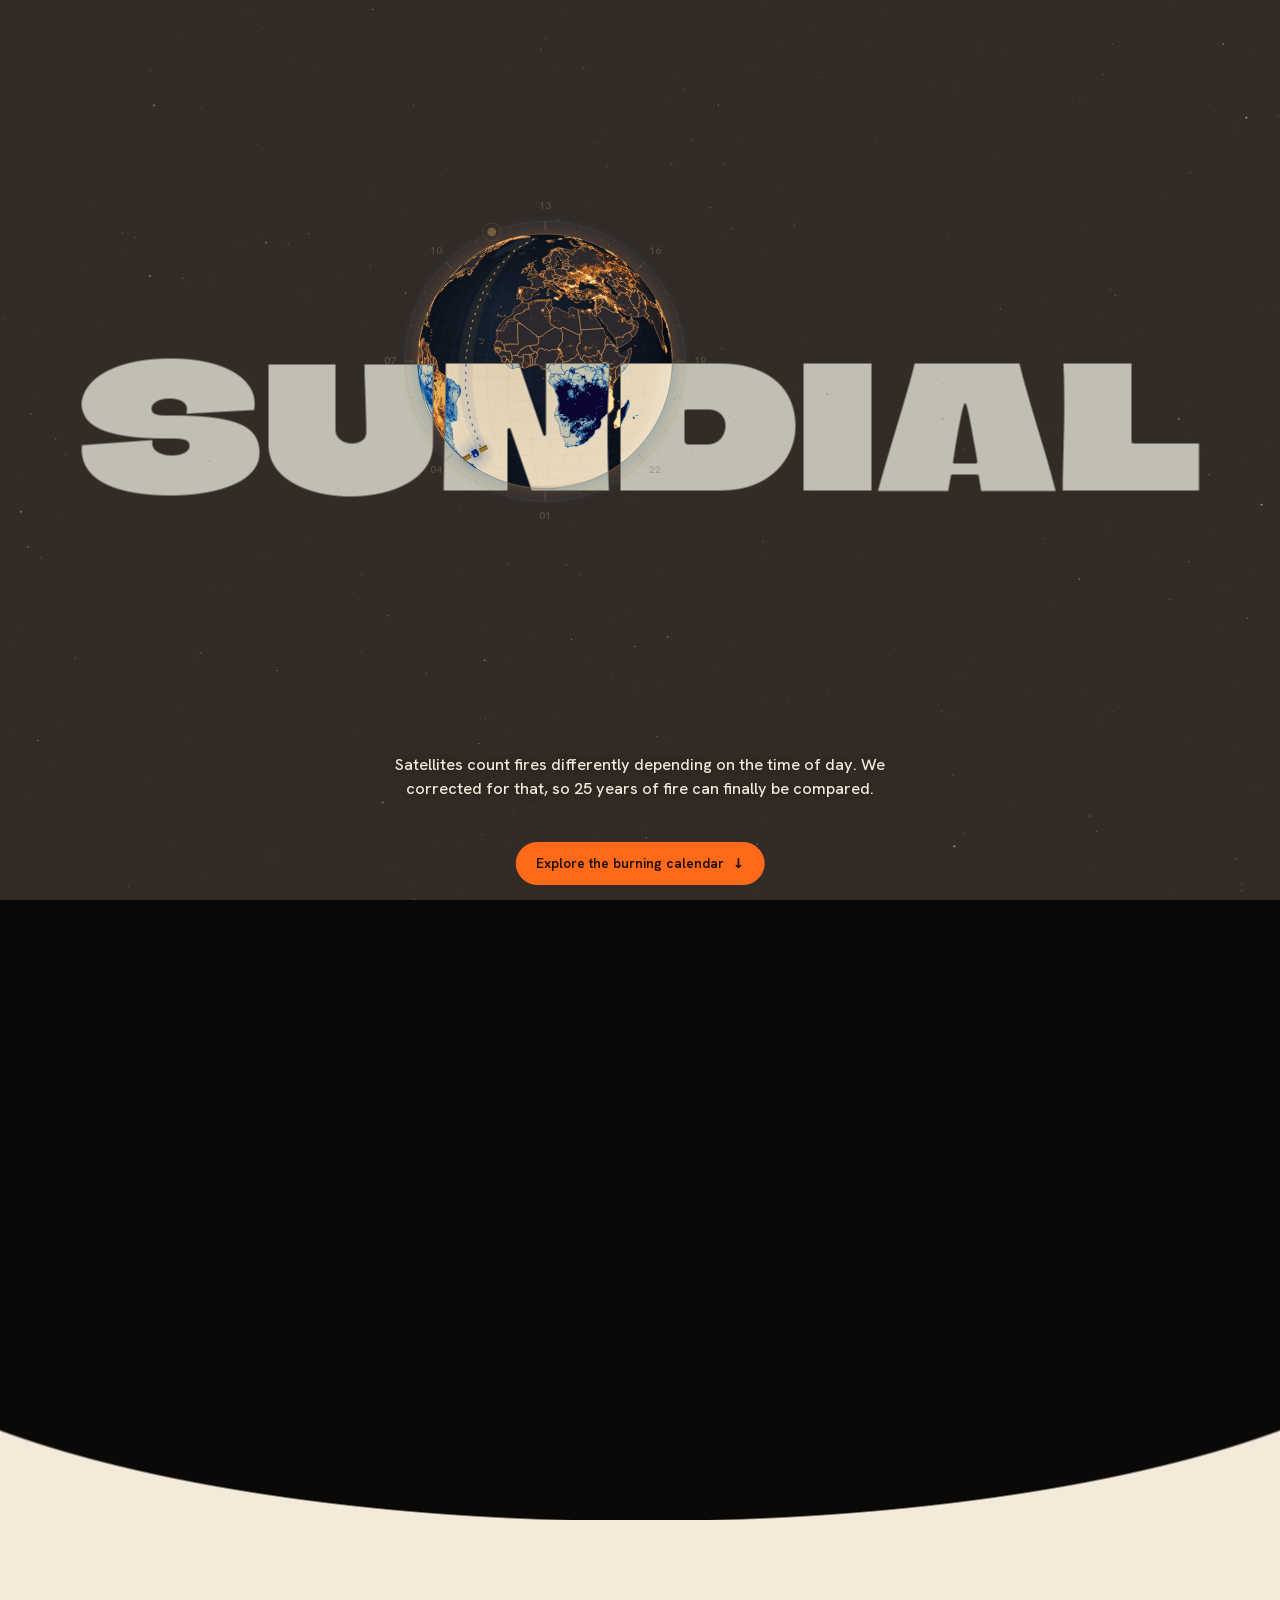
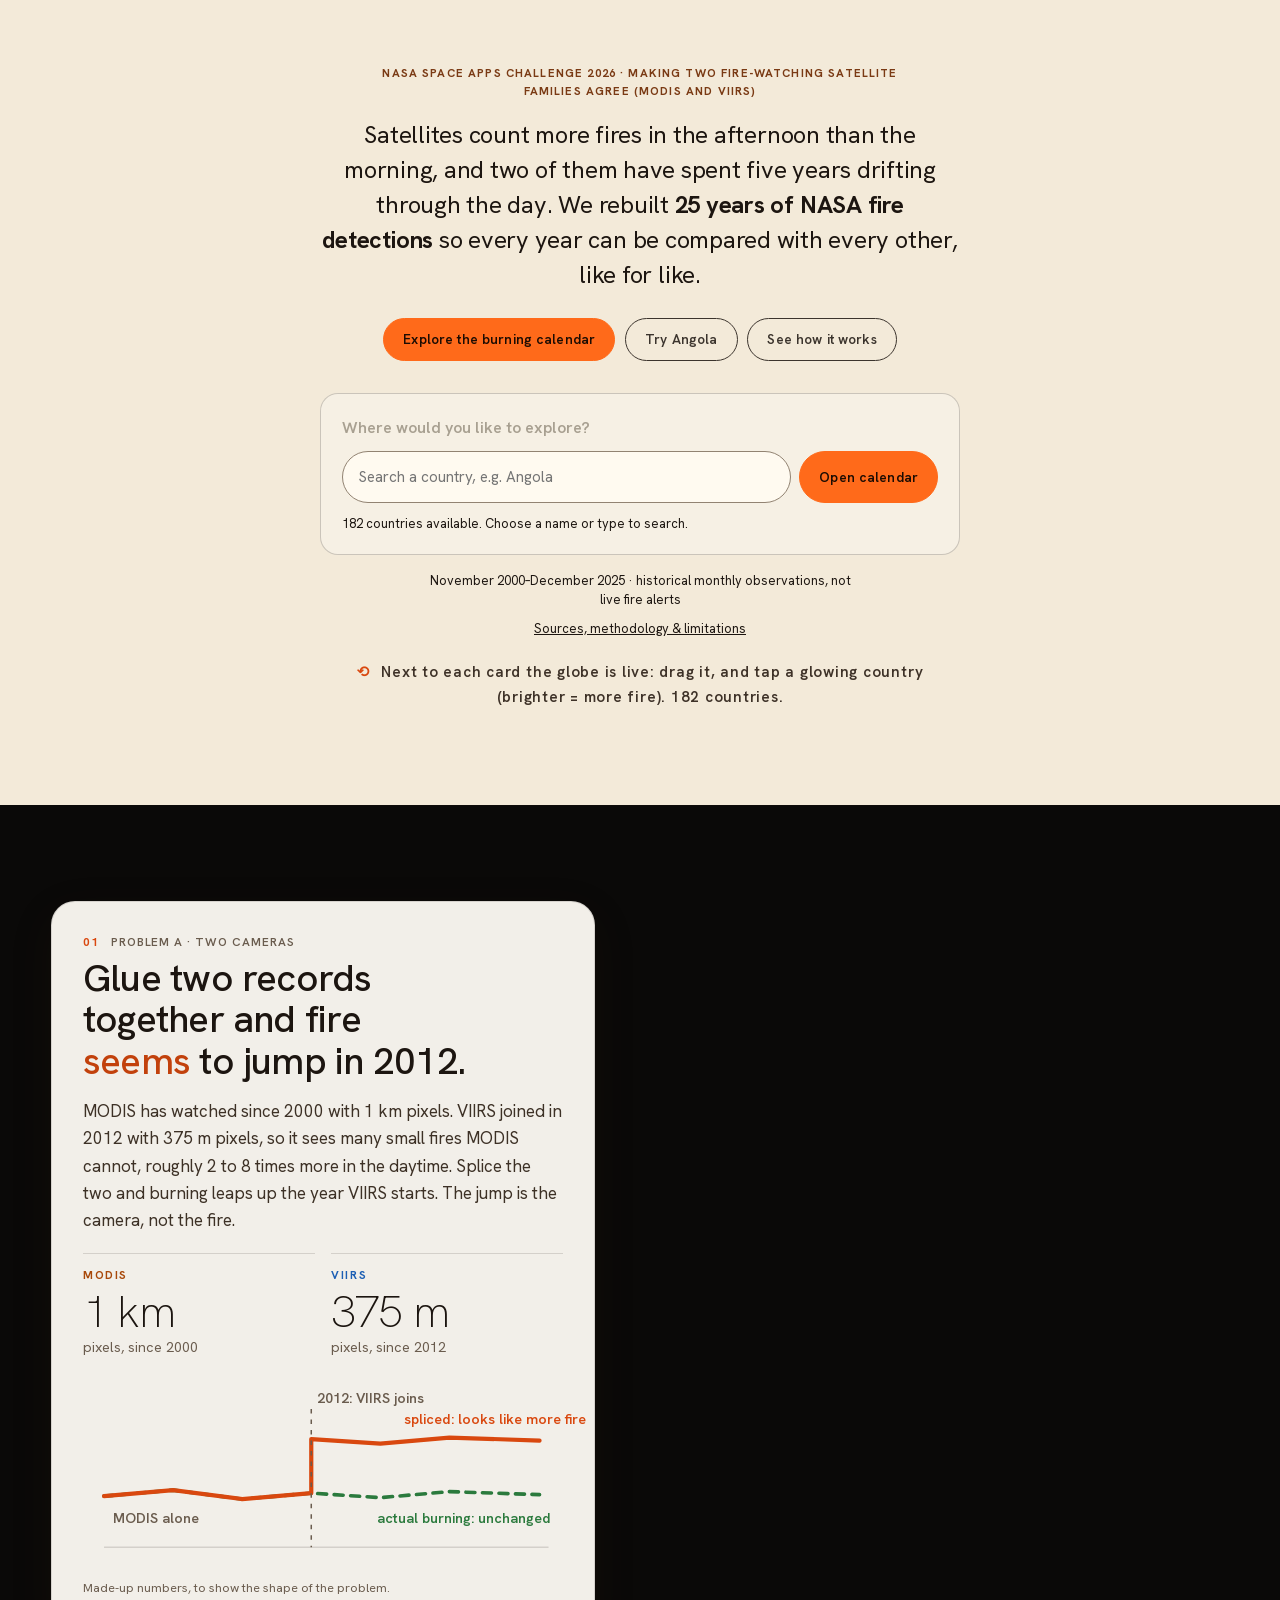
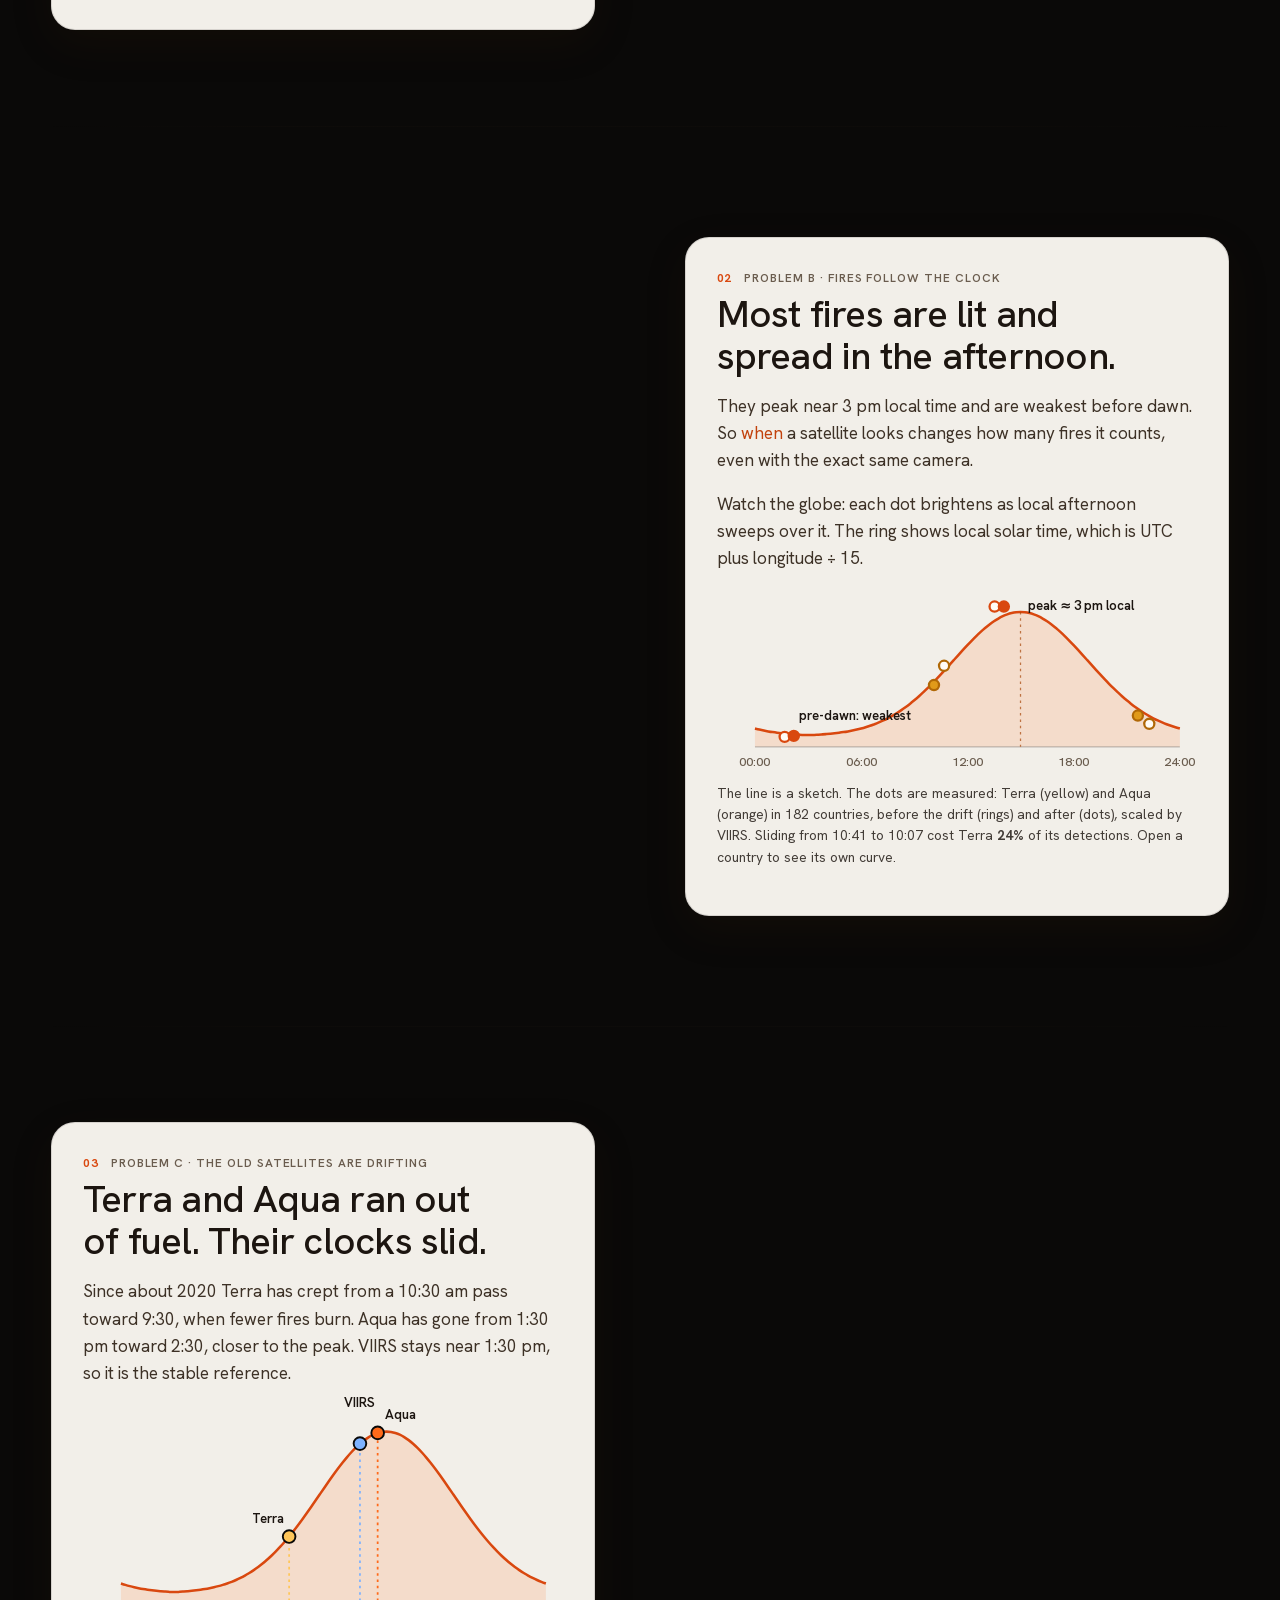
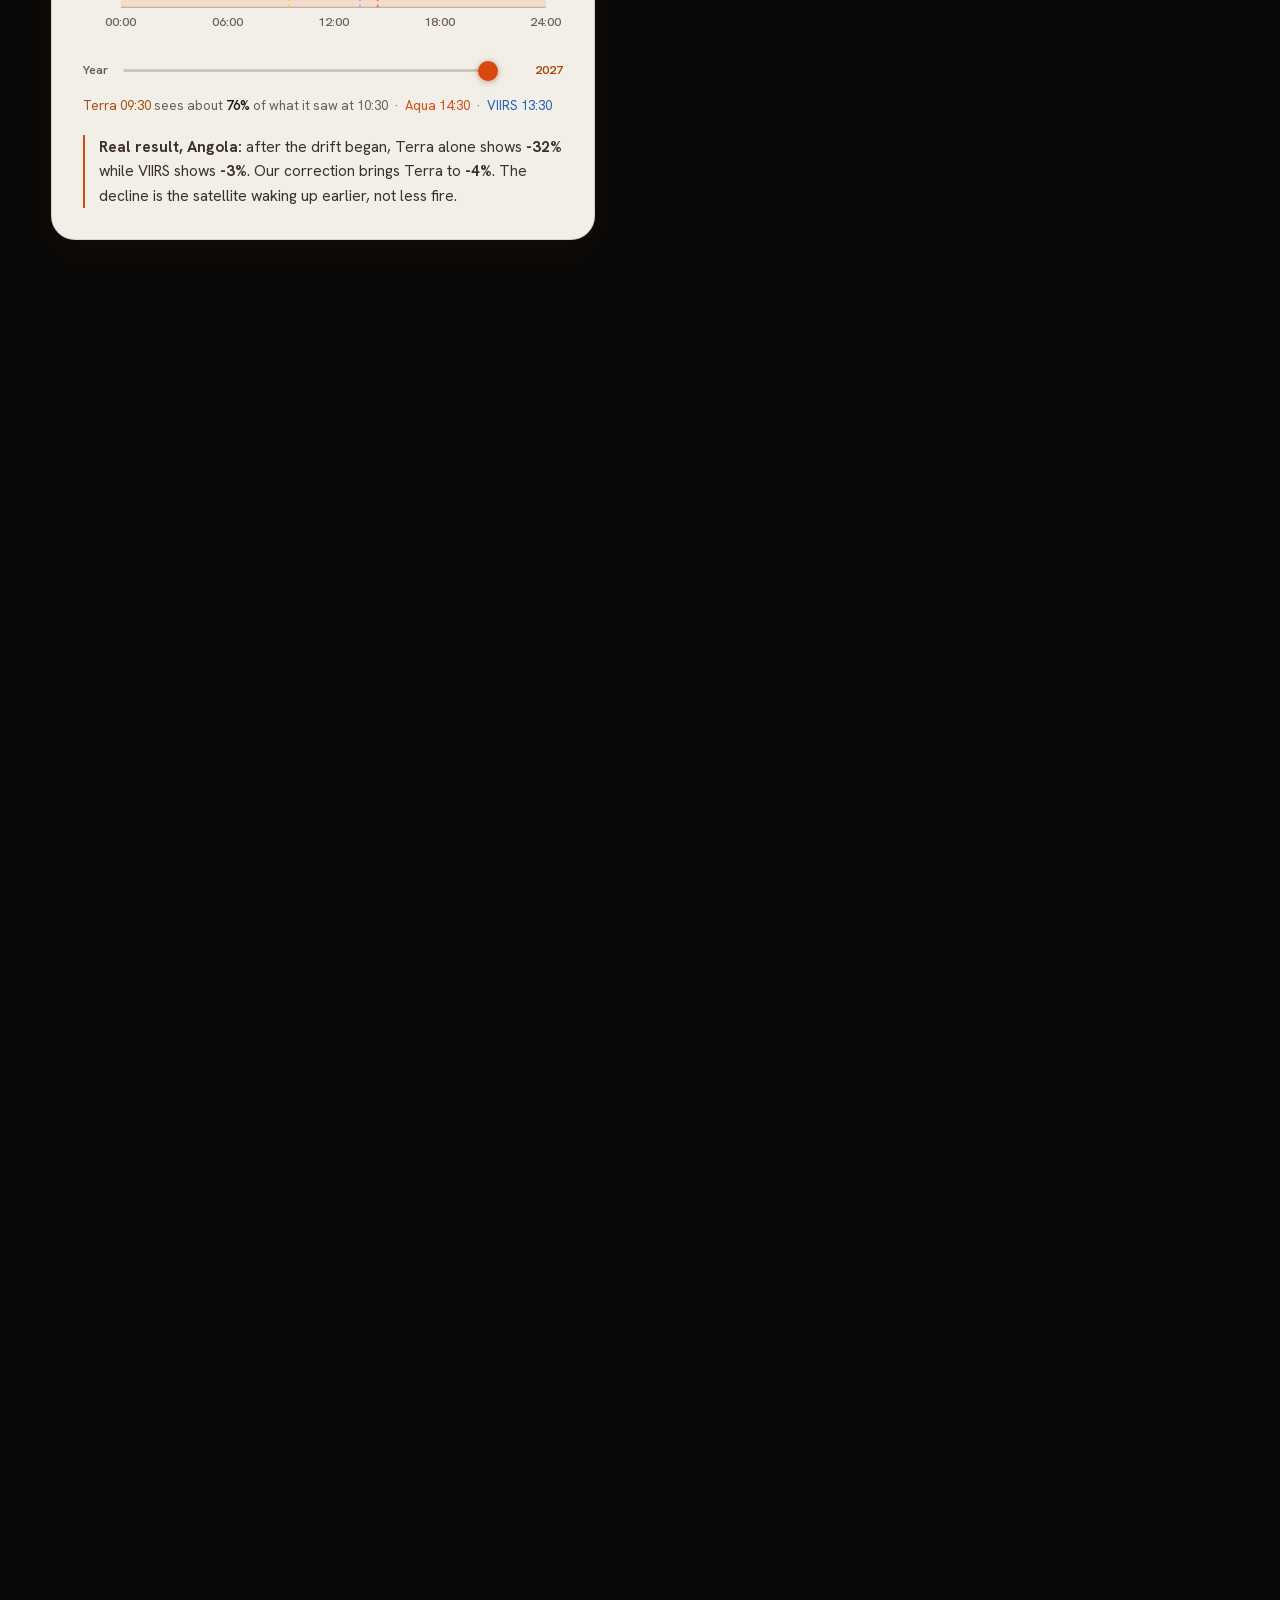
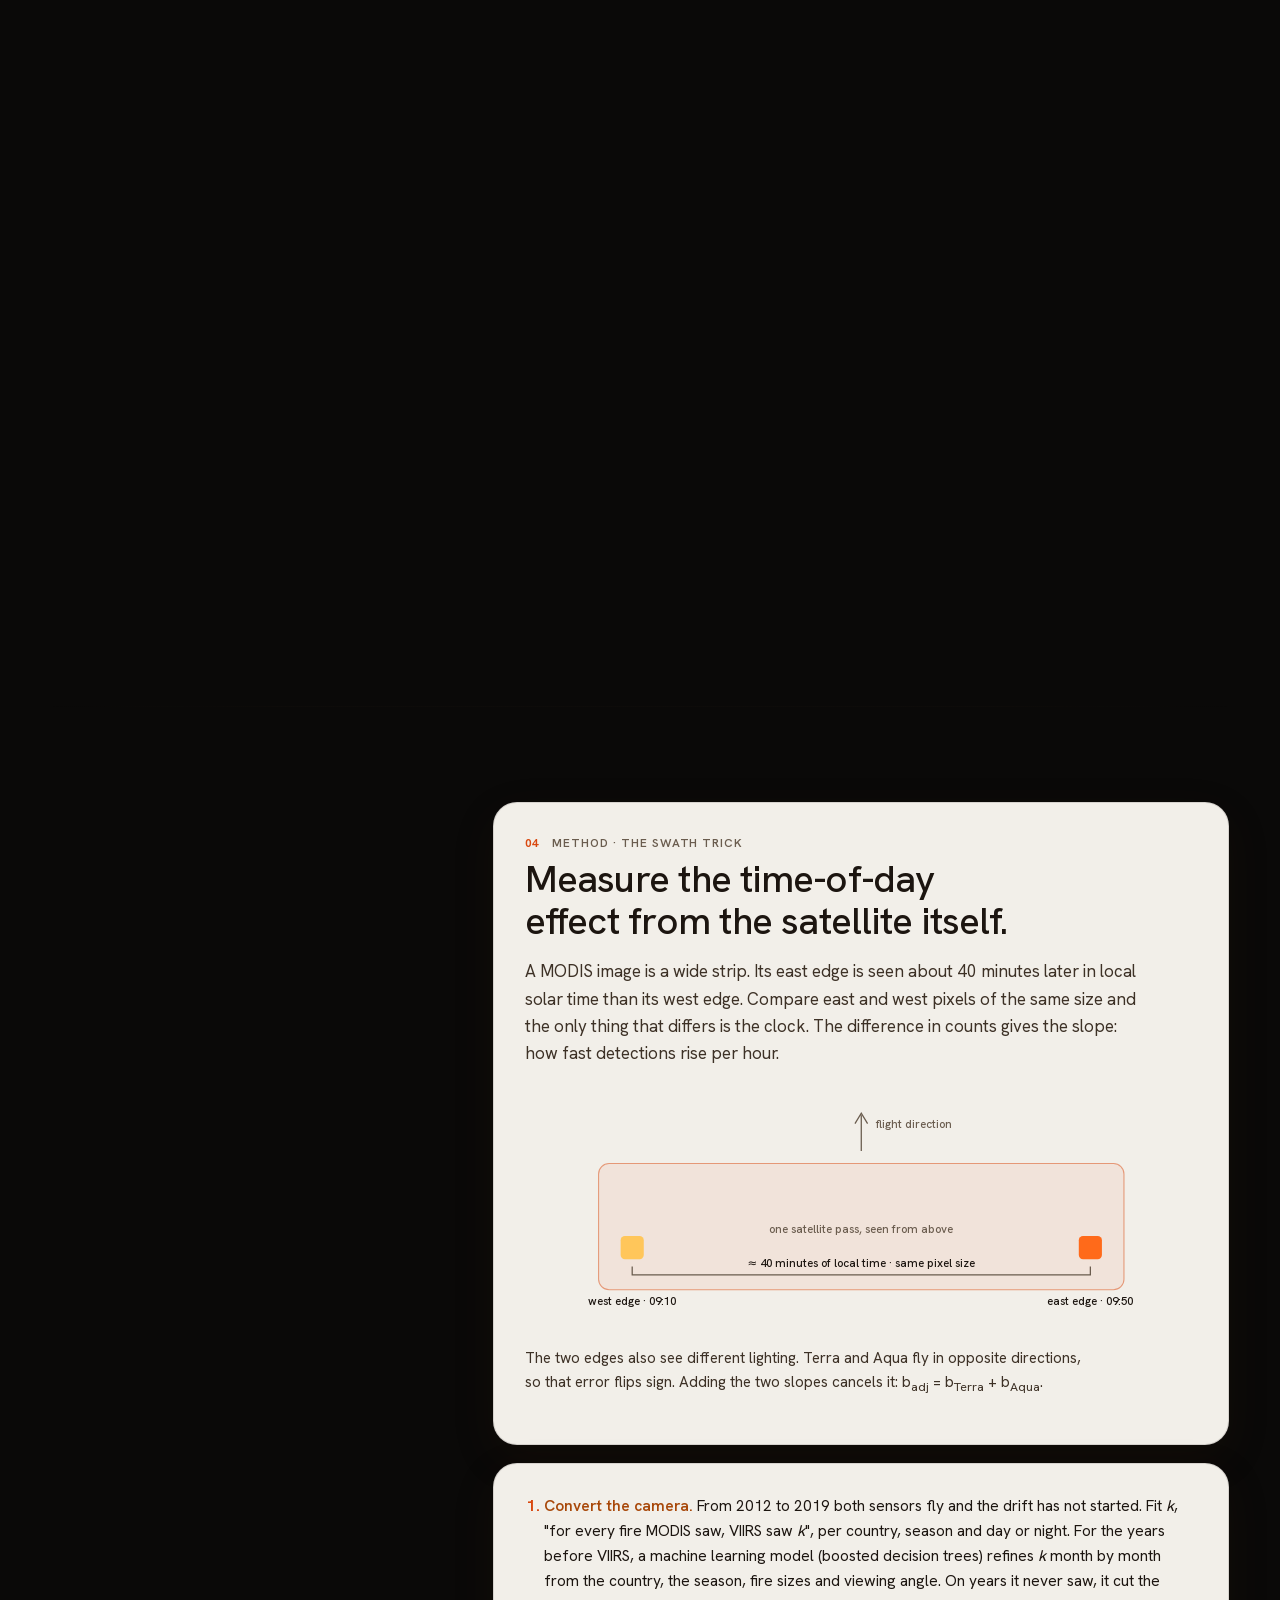
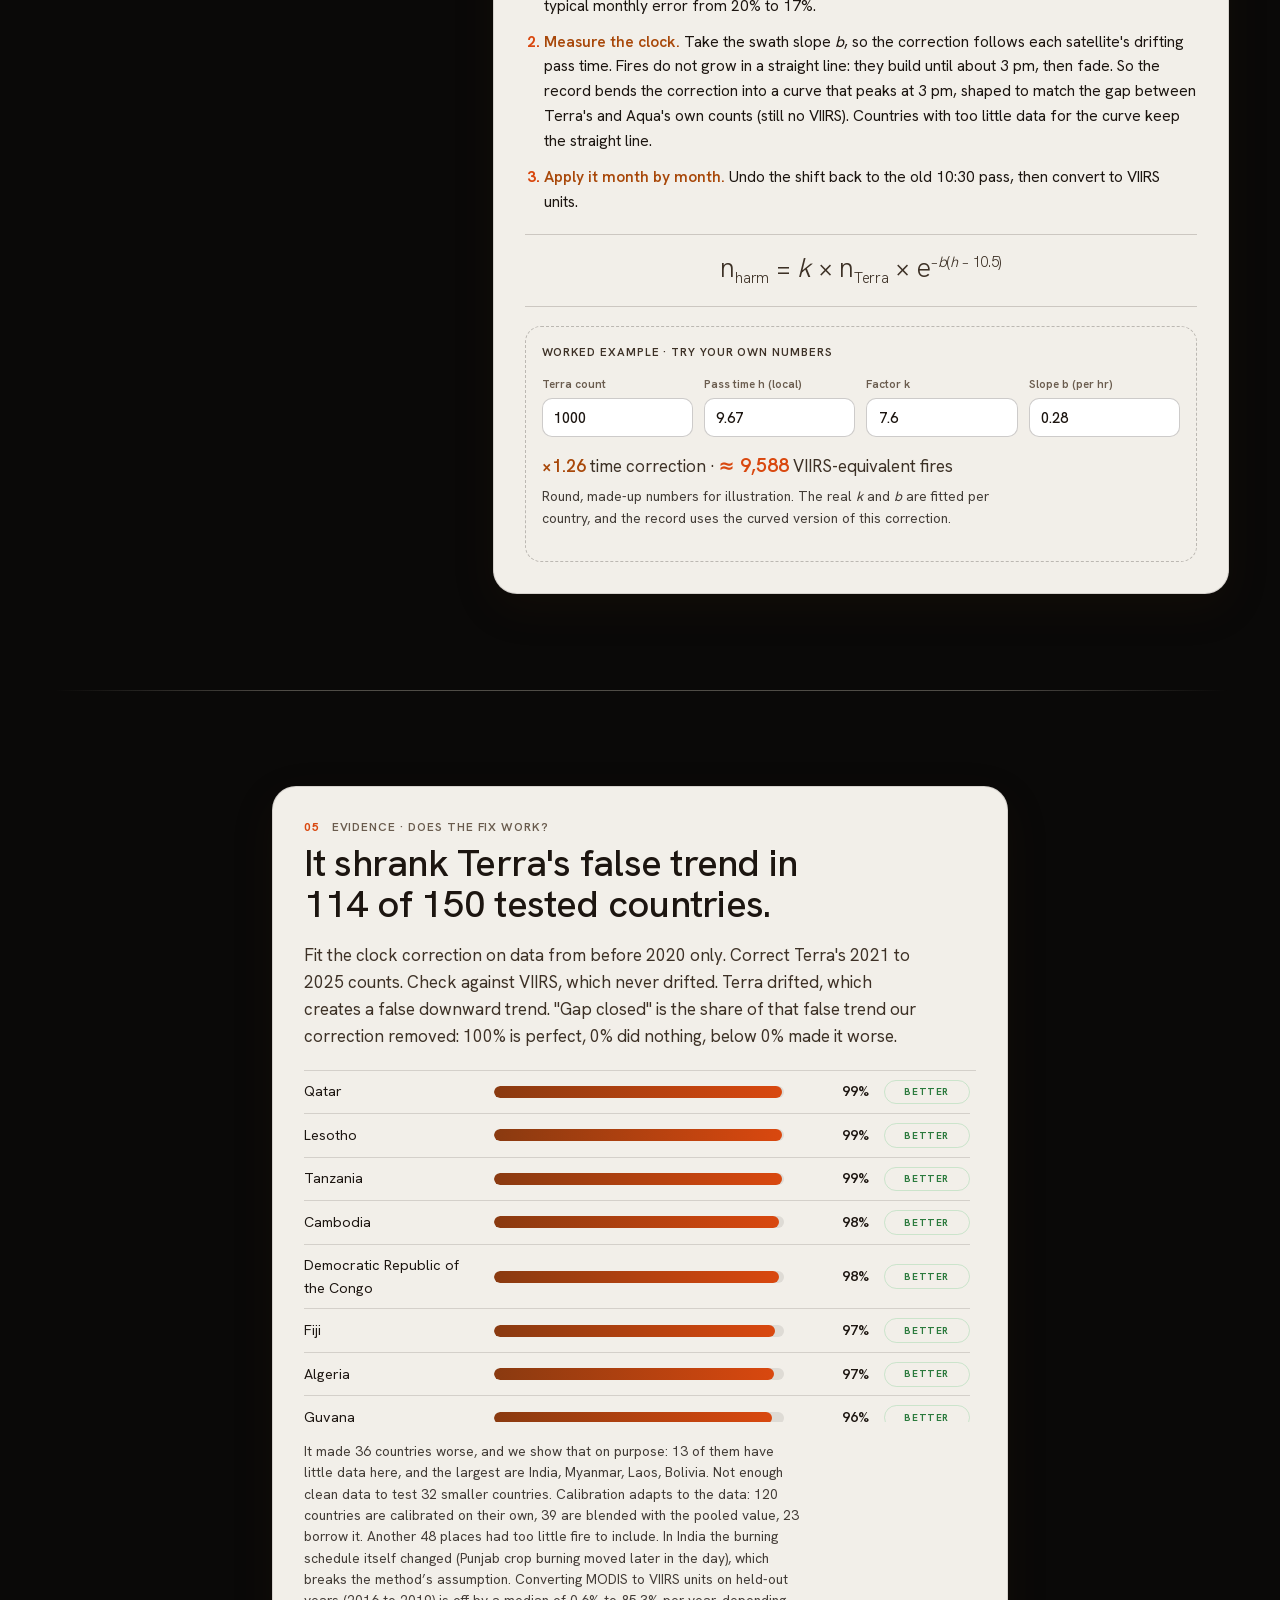
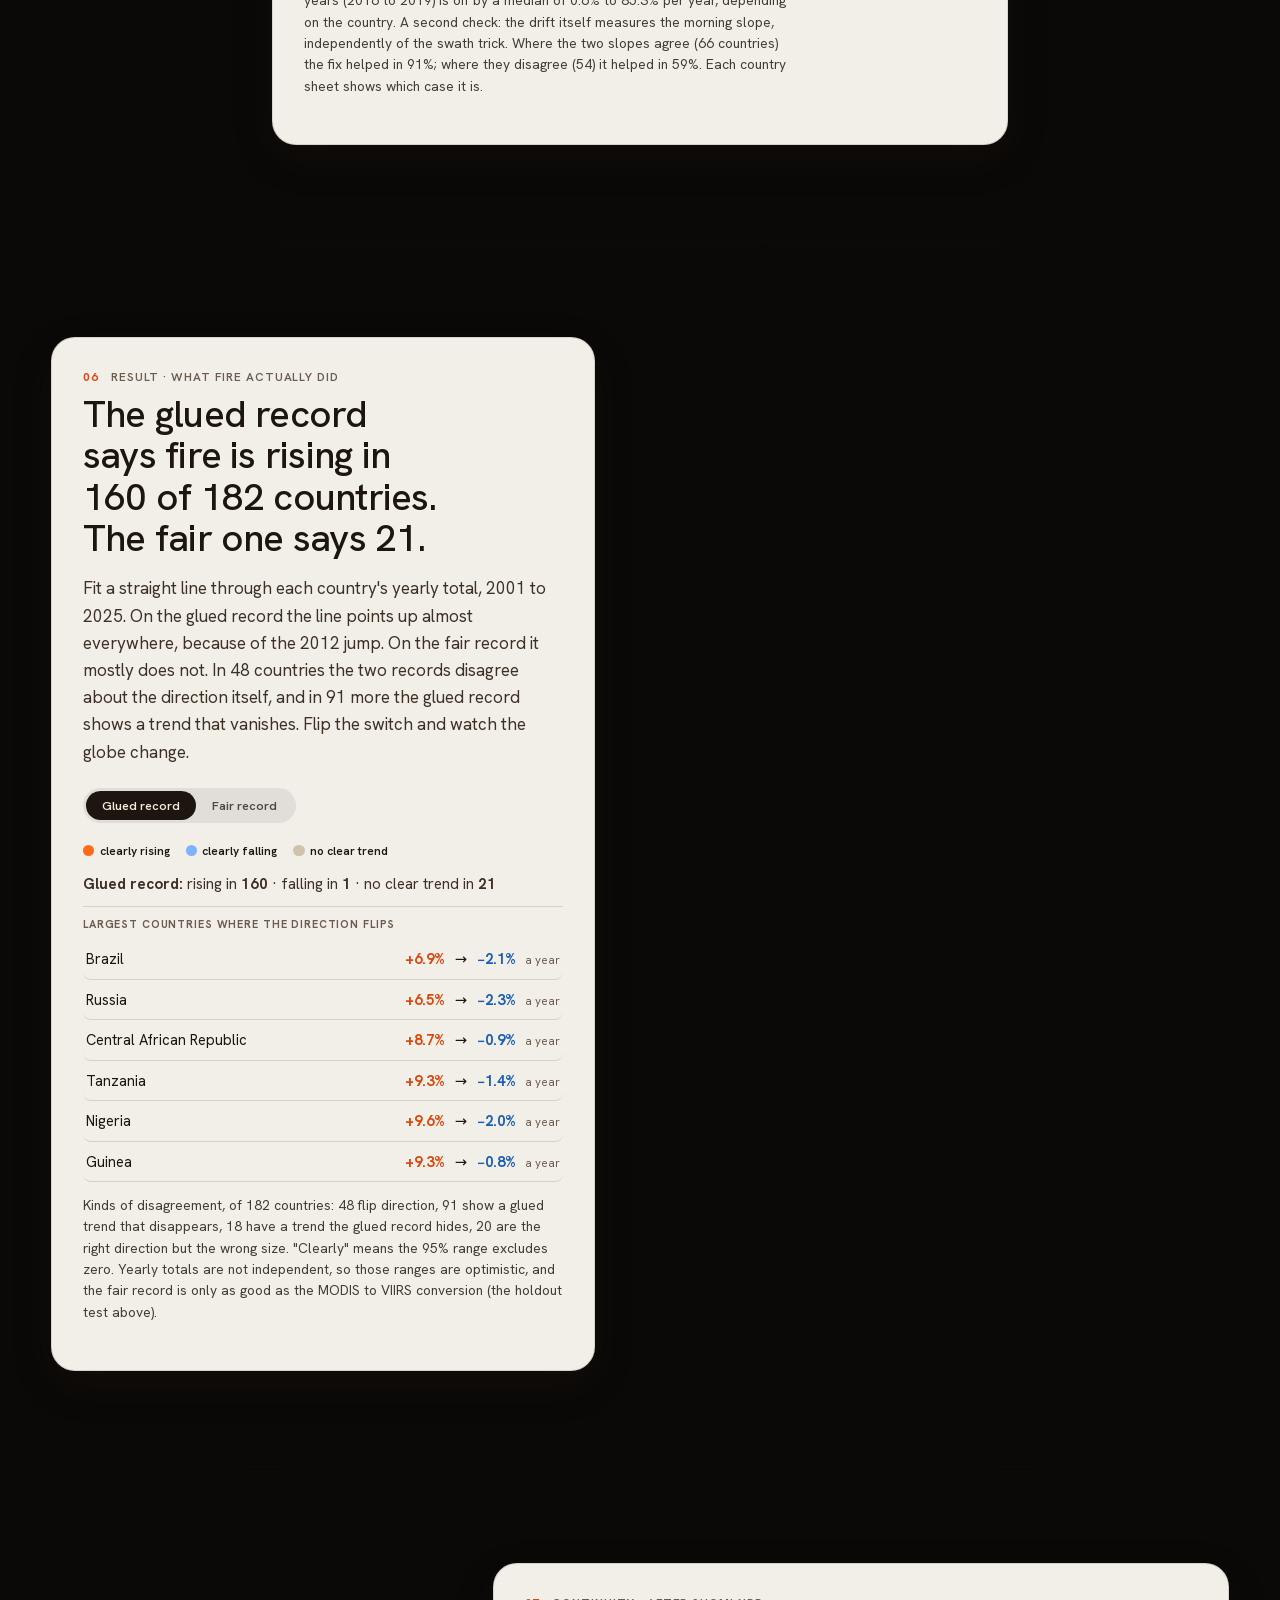
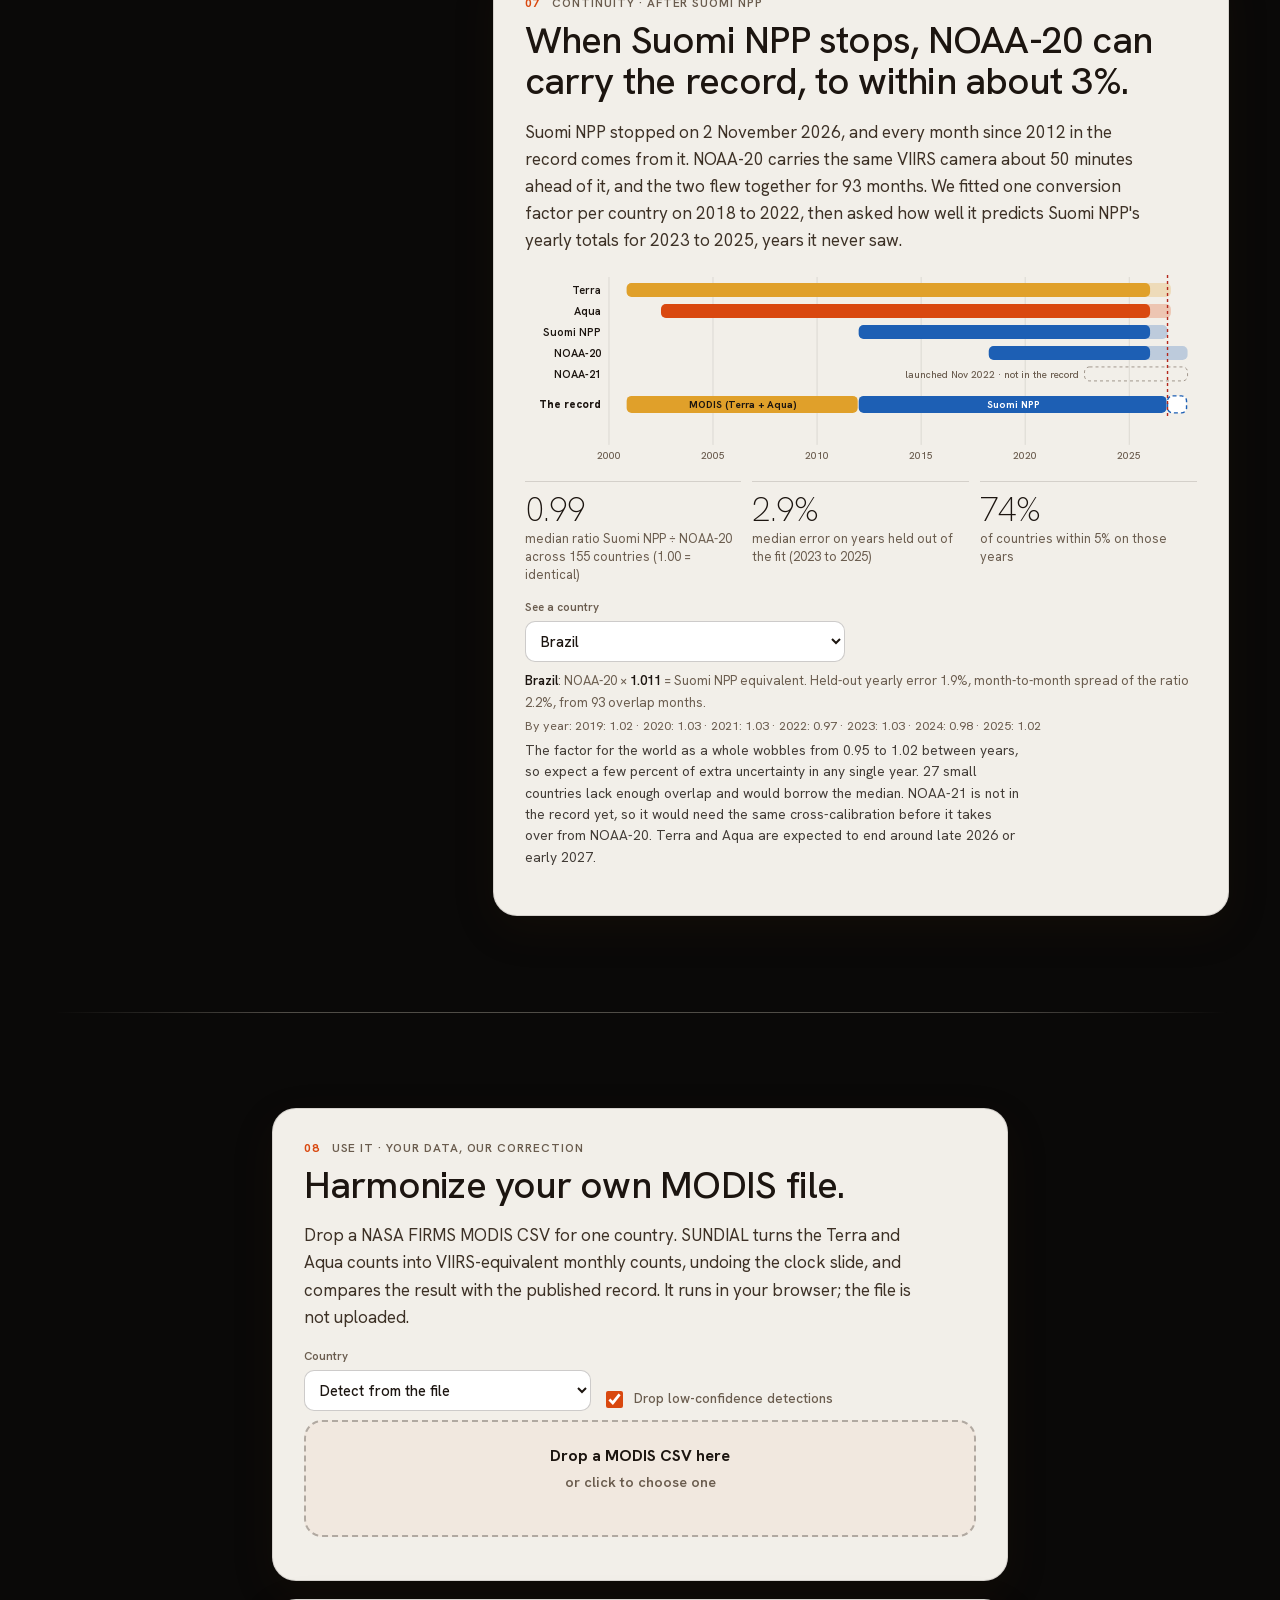
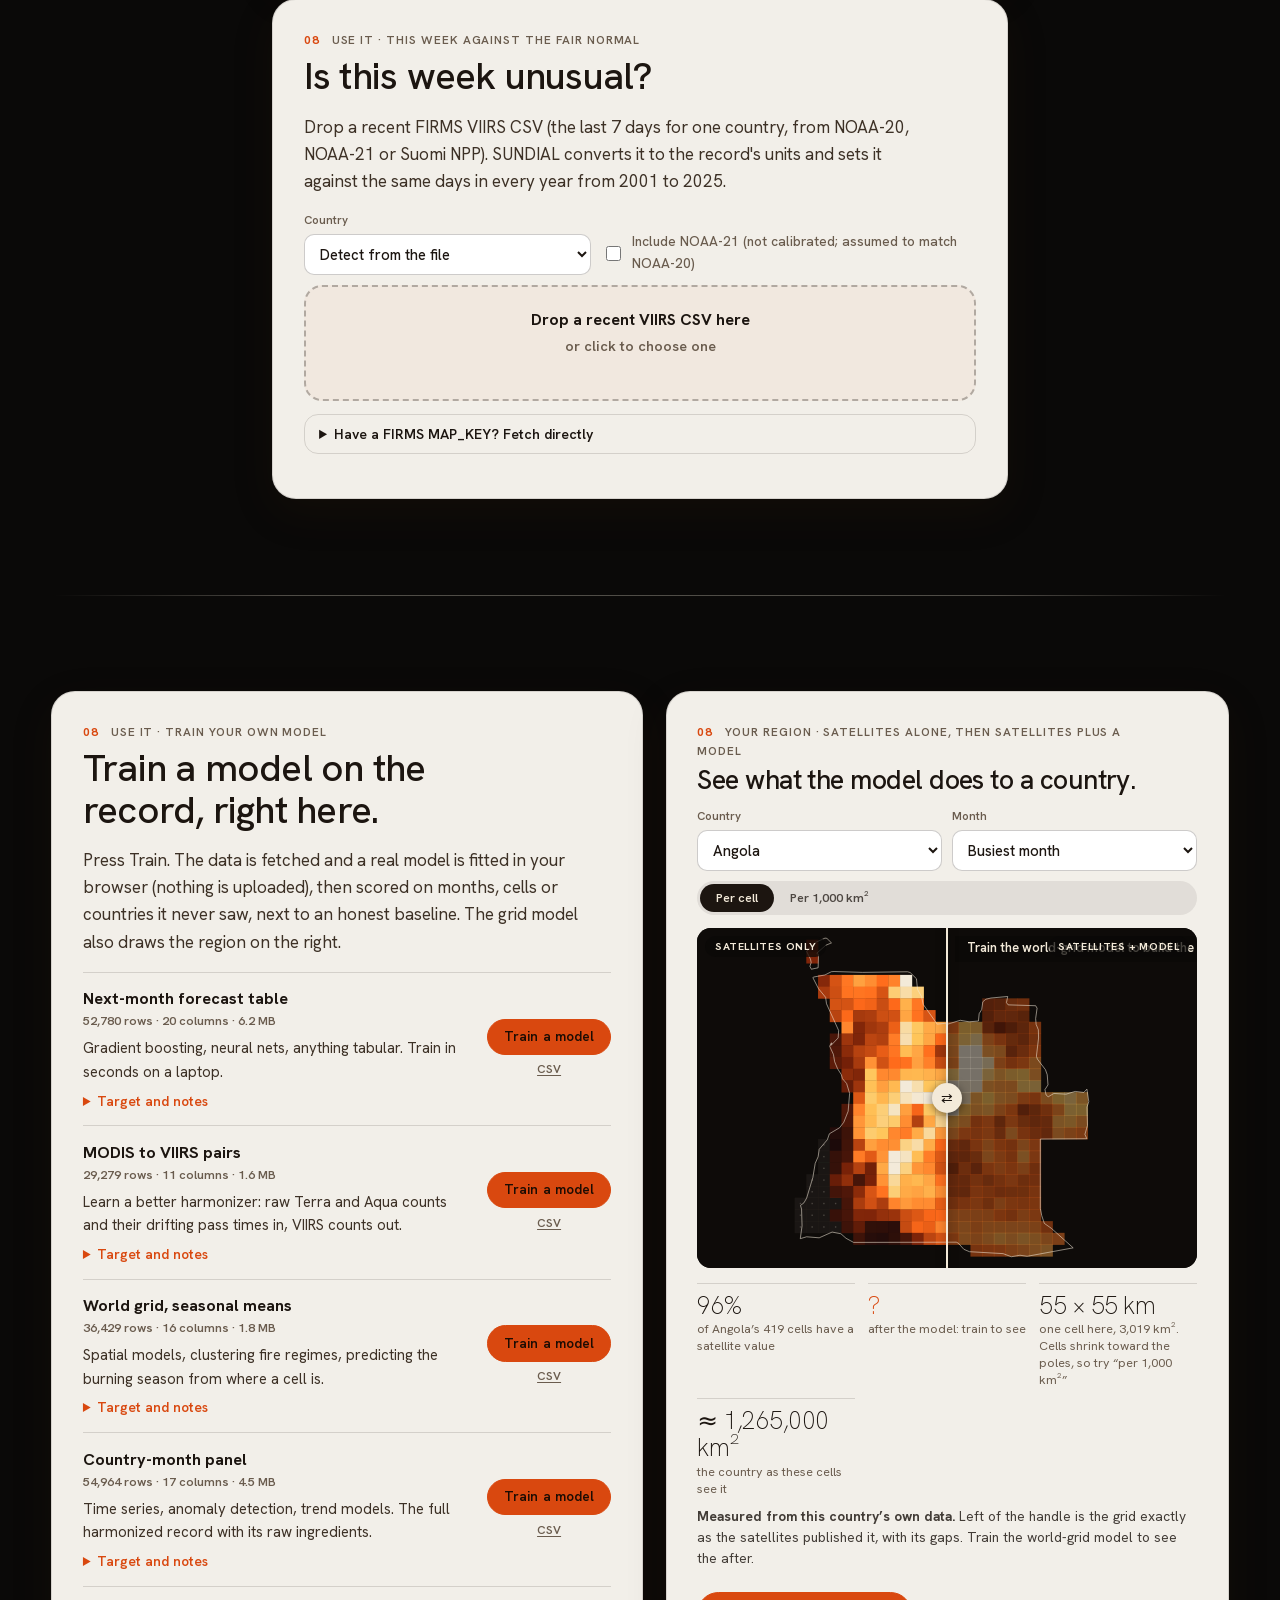
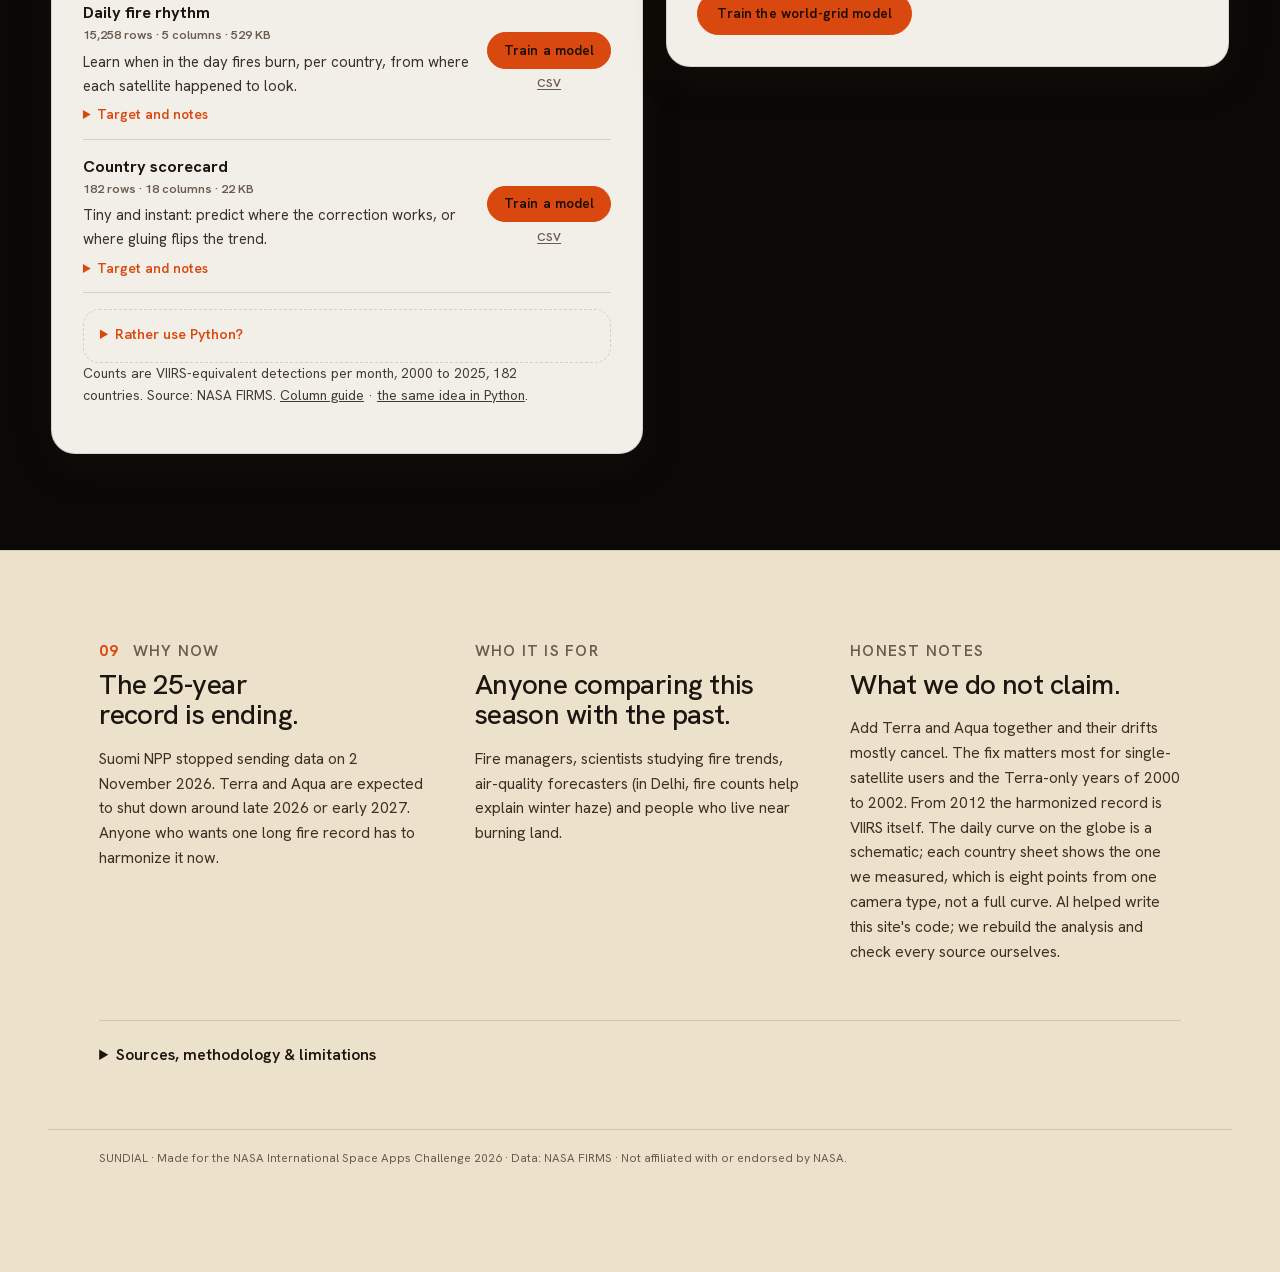
<file: frontend/index.html>
<!doctype html>
<html lang="en">
<head>
<meta charset="utf-8">
<meta name="viewport" content="width=device-width, initial-scale=1, viewport-fit=cover">
<title>SUNDIAL: one fair fire record</title>
<meta name="description" content="SUNDIAL joins NASA's MODIS and VIIRS fire detections into one burning-activity record, corrected for the time of day each satellite looks. Spin the globe, tap a country.">
<meta property="og:title" content="SUNDIAL: one fair fire record">
<meta property="og:description" content="25 years of NASA fire detections on one fair scale. Built for NASA Space Apps 2026.">
<meta name="theme-color" content="#0a0908">
<link rel="icon" href="data:image/svg+xml,%3Csvg xmlns='http://www.w3.org/2000/svg' viewBox='0 0 32 32'%3E%3Crect width='32' height='32' rx='7' fill='%230a0908'/%3E%3Ccircle cx='16' cy='18' r='9' fill='none' stroke='%23f3ead9' stroke-width='1.6'/%3E%3Cpath d='M16 18 L25 9' stroke='%23ff6a1a' stroke-width='2.4' stroke-linecap='round'/%3E%3C/svg%3E">
<link rel="preload" href="fonts/climate-crisis-latin.woff2" as="font" type="font/woff2" crossorigin>
<link rel="preload" href="fonts/hanken-grotesk-latin.woff2" as="font" type="font/woff2" crossorigin>
<link rel="stylesheet" href="styles.css">
</head>
<body class="loading">

<a class="skip" href="#explore">Skip to the calendar explorer</a>

<div id="loader" role="status" aria-label="Loading SUNDIAL">
  <svg viewBox="0 0 120 120" width="120" height="120" aria-hidden="true">
    <path class="l-ring" d="M14 78 H106" fill="none" stroke="#f3ead9" stroke-width="2.4" stroke-linecap="round"/>
    <path class="l-tick" d="M60 36 V44 M85 46 L79.5 51.5 M35 46 L40.5 51.5 M98 64 H90 M22 64 H30" stroke="#f3ead9" stroke-width="2.4" stroke-linecap="round" fill="none"/>
    <path class="l-dot" d="M38 78 A22 22 0 0 1 82 78 Z" fill="#ff6a1a"/>
  </svg>
</div>

<div id="sky" aria-hidden="true"></div>
<div id="glow" aria-hidden="true"></div>
<div id="stage" aria-hidden="true">
  <canvas id="globe"></canvas>
  <canvas id="embers"></canvas>
</div>

<h1 id="title"><a href="#hero" aria-label="SUNDIAL, back to the top">SUNDIAL</a></h1>
<div id="gtip" class="gtip" hidden></div>
<div id="hint" class="hint" aria-hidden="true"><b>Click any country</b><small>to open its fire record</small></div>

<main>

<!-- 00: the art -->
<section id="hero" class="scene hero">
  <div class="hero-pin">
    <p class="hero-line">Satellites count fires differently depending on the time of day. We corrected for that, so 25 years of fire can finally be compared.</p>
    <a class="scroll-cue btn" href="#explore">Explore the burning calendar <span aria-hidden="true">↓</span></a>
  </div>
  <div class="chin" aria-hidden="true"></div>
</section>

<section id="intro" class="intro">
  <div class="intro-in">
    <p class="intro-kicker">NASA Space Apps Challenge 2026 · Making two fire-watching satellite families agree (MODIS and VIIRS)</p>
    <p class="intro-lede">Satellites count more fires in the afternoon than the morning, and two of them have spent five years drifting through the day. We rebuilt <b>25 years of NASA fire detections</b> so every year can be compared with every other, like for like.</p>
    <p class="chin-actions">
      <a class="btn" href="#explore">Explore the burning calendar</a>
      <button class="btn ghost" id="try-angola" type="button" disabled>Try Angola</button>
      <a class="btn ghost" href="#cameras">See how it works</a>
    </p>
    <form class="country-search" id="explore" aria-label="Find a country’s burning calendar">
      <label for="country-search">Where would you like to explore?</label>
      <div class="country-search-row"><input id="country-search" type="search" list="country-options" placeholder="Search a country, e.g. Angola" autocomplete="off" aria-describedby="country-search-status" required disabled><button class="btn" id="country-open" type="submit" disabled>Open calendar</button></div>
      <datalist id="country-options"></datalist>
      <p id="country-search-status" role="status" aria-live="polite">Loading available countries…</p>
    </form>
    <p class="intro-coverage" data-record-coverage>Loading observation dates…</p>
    <p class="intro-source-link"><a href="#sources">Sources, methodology &amp; limitations</a></p>
    <p class="explore-hint"><span aria-hidden="true">⟲</span> Loading the globe…</p>
  </div>
</section>


<!-- 02 -->
<section id="cameras" class="scene">
  <div class="col">
    <div class="card">
      <p class="eyebrow"><b>01</b> Problem A · Two cameras</p>
      <h2>Glue two records together and fire <em>seems</em> to jump in 2012.</h2>
      <p>MODIS has watched since 2000 with 1 km pixels. VIIRS joined in 2012 with 375 m pixels, so it sees many small fires MODIS cannot, roughly 2 to 8 times more in the daytime. Splice the two and burning leaps up the year VIIRS starts. The jump is the camera, not the fire.</p>
      <dl class="pair">
        <div><dt>MODIS</dt><dd><span class="big">1 km</span> pixels, since 2000</dd></div>
        <div><dt class="v">VIIRS</dt><dd><span class="big">375 m</span> pixels, since 2012</dd></div>
      </dl>
      <figure class="jump" id="jump" aria-label="Chart: spliced record jumps up in 2012 when VIIRS starts; the true level stays flat">
        <svg viewBox="0 0 320 130" role="img" aria-hidden="true">
          <line x1="14" y1="112" x2="310" y2="112" class="ax"/>
          <path class="real" d="M14 78 L60 74 L106 80 L152 76 L198 79 L244 75 L304 77"/>
          <path class="spliced" d="M14 78 L60 74 L106 80 L152 76 L152 40 L198 43 L244 39 L304 41"/>
          <line x1="152" y1="20" x2="152" y2="112" class="mark"/>
          <text x="156" y="16" class="t">2012: VIIRS joins</text>
          <text x="20" y="96" class="t d">MODIS alone</text>
          <text x="214" y="30" class="t hi">spliced: looks like more fire</text>
          <text x="196" y="96" class="t lo">actual burning: unchanged</text>
        </svg>
        <figcaption>Made-up numbers, to show the shape of the problem.</figcaption>
      </figure>
    </div>
  </div>
</section>

<!-- 03 -->
<section id="clock" class="scene">
  <div class="col">
    <div class="card">
      <p class="eyebrow"><b>02</b> Problem B · Fires follow the clock</p>
      <h2>Most fires are lit and spread in the afternoon.</h2>
      <p>They peak near 3 pm local time and are weakest before dawn. So <em>when</em> a satellite looks changes how many fires it counts, even with the exact same camera.</p>
      <p>Watch the globe: each dot brightens as local afternoon sweeps over it. The ring shows local solar time, which is UTC plus longitude ÷ 15.</p>
      <div class="chart-wrap" id="diurnal-static" role="img" aria-label="Schematic daily fire curve peaking around 3 pm, with eight measured points from Terra and Aqua laid over it"></div>
      <p class="tiny" id="rh-story" hidden></p>
    </div>
  </div>
</section>

<!-- 04 -->
<section id="drift" class="scene tall">
  <div class="col">
    <div class="card sticky">
      <p class="eyebrow"><b>03</b> Problem C · The old satellites are drifting</p>
      <h2>Terra and Aqua ran out of fuel. Their clocks slid.</h2>
      <p>Since about 2020 Terra has crept from a 10:30 am pass toward 9:30, when fewer fires burn. Aqua has gone from 1:30 pm toward 2:30, closer to the peak. VIIRS stays near 1:30 pm, so it is the stable reference.</p>
      <div class="chart-wrap" id="diurnal" role="img" aria-label="Daily fire curve with the pass times of Terra, Aqua and VIIRS for the selected year"></div>
      <label class="scrub">
        <span>Year</span>
        <input id="year" type="range" min="2000" max="2026.8" step="0.1" value="2000">
        <output id="year-out">2000</output>
      </label>
      <p id="drift-read" class="readout" aria-live="polite"></p>
      <p class="aside" id="drift-angola"></p>
    </div>
  </div>
</section>

<!-- 05 -->
<section id="swath" class="scene">
  <div class="col wide">
    <div class="card">
      <p class="eyebrow"><b>04</b> Method · The swath trick</p>
      <h2>Measure the time-of-day effect from the satellite itself.</h2>
      <p>A MODIS image is a wide strip. Its east edge is seen about 40 minutes later in local solar time than its west edge. Compare east and west pixels of the same size and the only thing that differs is the clock. The difference in counts gives the slope: how fast detections rise per hour.</p>
      <figure class="swath-fig" id="swath-fig" aria-label="Diagram of one satellite pass. West edge pixel is seen at 09:10, east edge pixel at 09:50, with the same pixel size."></figure>
      <p class="small">The two edges also see different lighting. Terra and Aqua fly in opposite directions, so that error flips sign. Adding the two slopes cancels it: <span class="nowrap">b<sub>adj</sub> = b<sub>Terra</sub> + b<sub>Aqua</sub></span>.</p>
    </div>
    <div class="card steps">
      <ol>
        <li><b>Convert the camera.</b> From 2012 to 2019 both sensors fly and the drift has not started. Fit <i>k</i>, "for every fire MODIS saw, VIIRS saw <i>k</i>", per country, season and day or night. For the years before VIIRS, a machine learning model (boosted decision trees) refines <i>k</i> month by month from the country, the season, fire sizes and viewing angle. On years it never saw, it cut the typical monthly error from 20% to 17%.</li>
        <li><b>Measure the clock.</b> Take the swath slope <i>b</i>, so the correction follows each satellite's drifting pass time. Fires do not grow in a straight line: they build until about 3 pm, then fade. So the record bends the correction into a curve that peaks at 3 pm, shaped to match the gap between Terra's and Aqua's own counts (still no VIIRS). Countries with too little data for the curve keep the straight line.</li>
        <li><b>Apply it month by month.</b> Undo the shift back to the old 10:30 pass, then convert to VIIRS units.</li>
      </ol>
      <p class="formula" aria-label="n harmonized equals k times n Terra times e to the minus b times h minus 10.5">
        n<sub>harm</sub> = <i>k</i> × n<sub>Terra</sub> × e<sup>−<i>b</i>(<i>h</i> − 10.5)</sup>
      </p>
      <form class="calc" id="calc" onsubmit="return false">
        <p class="calc-title">Worked example · try your own numbers</p>
        <div class="calc-grid">
          <label>Terra count<input id="c-n" type="number" value="1000" min="0" step="1"></label>
          <label>Pass time h (local)<input id="c-h" type="number" value="9.67" min="8" max="12" step="0.01"></label>
          <label>Factor k<input id="c-k" type="number" value="7.6" min="1" max="20" step="0.1"></label>
          <label>Slope b (per hr)<input id="c-b" type="number" value="0.28" min="0" max="1" step="0.01"></label>
        </div>
        <p class="calc-out" aria-live="polite"><span id="c-mult">×1.26</span> time correction · <span id="c-res">≈ 9,600</span> VIIRS-equivalent fires</p>
        <p class="tiny">Round, made-up numbers for illustration. The real <i>k</i> and <i>b</i> are fitted per country, and the record uses the curved version of this correction.</p>
      </form>
    </div>
  </div>
</section>

<!-- 06 -->
<section id="evidence" class="scene">
  <div class="col wide">
    <div class="card">
      <p class="eyebrow"><b>05</b> Evidence · Does the fix work?</p>
      <h2 id="ev-title">We test it on years the method never got to see.</h2>
      <p>Fit the clock correction on data from before 2020 only. Correct Terra's 2021 to 2025 counts. Check against VIIRS, which never drifted. Terra drifted, which creates a false downward trend. "Gap closed" is the share of that false trend our correction removed: 100% is perfect, 0% did nothing, below 0% made it worse.</p>
      <ul class="board" id="board"></ul>
      <p class="tiny" id="ev-note"></p>
    </div>
  </div>
</section>

<!-- 07 -->
<section id="trend" class="scene">
  <div class="col">
    <div class="card">
      <p class="eyebrow"><b>06</b> Result · What fire actually did</p>
      <h2 id="tr-title">Is fire rising? It depends which record you trust.</h2>
      <p id="tr-lede">Fit a straight line through each country's yearly total, 2001 to 2025. On the glued record the line points up almost everywhere, because of the 2012 jump. On the fair record it does not. Flip the switch and watch the globe change.</p>
      <div class="seg" role="group" aria-label="Which record colours the globe" id="tr-seg">
        <button type="button" data-m="n" class="on">Glued record</button><button type="button" data-m="h">Fair record</button>
      </div>
      <div class="keys" id="tr-keys"><span><i style="background:#ff6a1a"></i>clearly rising</span><span><i style="background:#7db2ff"></i>clearly falling</span><span><i style="background:#cfc3ae"></i>no clear trend</span></div>
      <p class="tr-tally" id="tr-tally" aria-live="polite"></p>
      <ul class="tr-list" id="tr-list"></ul>
      <p class="tiny" id="tr-note"></p>
    </div>
  </div>
</section>

<!-- 08 -->
<section id="continuity" class="scene">
  <div class="col wide">
    <div class="card">
      <p class="eyebrow"><b>07</b> Continuity · After Suomi NPP</p>
      <h2 id="ct-title">When Suomi NPP stops, can the record go on?</h2>
      <p id="ct-lede"></p>
      <figure class="ct-fig" id="ct-timeline" aria-label="Timeline of the fire-watching satellites and which one carries the record in each period"></figure>
      <div class="stats" id="ct-stats"></div>
      <label class="ct-pick"><span>See a country</span><select id="ct-country"></select></label>
      <p class="readout ct-read" id="ct-read" aria-live="polite"></p>
      <p class="tiny" id="ct-note"></p>
    </div>
  </div>
</section>

<!-- 09 -->
<section id="tools" class="scene">
  <div class="col wide">
    <div class="card tool" id="hz">
      <p class="eyebrow"><b>08</b> Use it · Your data, our correction</p>
      <h2>Harmonize your own MODIS file.</h2>
      <p>Drop a NASA FIRMS MODIS CSV for one country. SUNDIAL turns the Terra and Aqua counts into VIIRS-equivalent monthly counts, undoing the clock slide, and compares the result with the published record. It runs in your browser; the file is not uploaded.</p>
      <div class="tool-row">
        <label>Country<select id="hz-country"><option value="">Detect from the file</option></select></label>
        <label class="chk"><input type="checkbox" id="hz-low" checked> Drop low-confidence detections</label>
      </div>
      <label class="drop" id="hz-drop" for="hz-file"><input type="file" id="hz-file" accept=".csv,text/csv,text/plain"><b>Drop a MODIS CSV here</b><span>or click to choose one</span><small id="hz-prog" aria-live="polite"></small></label>
      <div class="tool-out" id="hz-out" hidden></div>
    </div>
    <div class="card tool" id="wk">
      <p class="eyebrow"><b>08</b> Use it · This week against the fair normal</p>
      <h2>Is this week unusual?</h2>
      <p>Drop a recent FIRMS VIIRS CSV (the last 7 days for one country, from NOAA-20, NOAA-21 or Suomi NPP). SUNDIAL converts it to the record's units and sets it against the same days in every year from 2001 to 2025.</p>
      <div class="tool-row">
        <label>Country<select id="wk-country"><option value="">Detect from the file</option></select></label>
        <label class="chk"><input type="checkbox" id="wk-21"> Include NOAA-21 (not calibrated; assumed to match NOAA-20)</label>
      </div>
      <label class="drop" id="wk-drop" for="wk-file"><input type="file" id="wk-file" accept=".csv,text/csv,text/plain"><b>Drop a recent VIIRS CSV here</b><span>or click to choose one</span><small id="wk-prog" aria-live="polite"></small></label>
      <details class="key"><summary>Have a FIRMS MAP_KEY? Fetch directly</summary>
        <div class="tool-row"><label>MAP_KEY (kept in this tab only)<input type="password" id="wk-key" autocomplete="off" spellcheck="false"></label><button type="button" class="btn" id="wk-go">Fetch the last 7 days</button></div>
        <p class="tiny">Needs a country picked above. If the browser blocks the request, download the CSV from <a href="https://firms.modaps.eosdis.nasa.gov/active_fire/" target="_blank" rel="noopener">FIRMS</a> and drop it here instead.</p>
      </details>
      <div class="tool-out" id="wk-out" hidden></div>
    </div>
  </div>
</section>

<!-- 10: train a model on the record, and see a region before and after -->
<section id="train" class="scene split">
  <div class="col">
    <div class="card tool" id="ds">
      <p class="eyebrow"><b>08</b> Use it · Train your own model</p>
      <h2>Train a model on the record, right here.</h2>
      <p>Press Train. The data is fetched and a real model is fitted in your browser (nothing is uploaded), then scored on months, cells or countries it never saw, next to an honest baseline. The grid model also draws the region on the right.</p>
      <ul class="ds-list" id="ds-list"><li class="tiny">Loading the list…</li></ul>
      <details class="ds-quick"><summary>Rather use Python?</summary>
        <div class="ds-quick-head"><b>Five-second start</b><button type="button" class="btn ghost" id="ds-copy">Copy code</button></div>
        <pre id="ds-code"></pre></details>
      <p class="tiny" id="ds-note"></p>
    </div>
  </div>
  <aside class="card region" id="region" aria-label="A region, before and after">
    <p class="eyebrow"><b>08</b> Your region · satellites alone, then satellites plus a model</p>
    <h2>See what the model does to a country.</h2>
    <div class="rg-pick">
      <label>Country<select id="rg-country"></select></label>
      <label>Month<select id="rg-month"></select></label>
      <div class="seg" id="rg-unit" role="group" aria-label="Unit"><button type="button" data-u="cell" class="on">Per cell</button><button type="button" data-u="area">Per 1,000 km²</button></div>
    </div>
    <div class="rg-ba" id="rg-ba">
      <canvas id="rg-canvas" role="img" aria-label="Map of the chosen country as 0.5 degree cells. Left of the handle: satellites only. Right: satellites plus the trained model."></canvas>
      <span class="lab l">Satellites only</span><span class="lab r">Satellites + model</span>
      <button type="button" class="rg-handle" id="rg-handle" role="slider" aria-label="Drag to compare before and after" aria-valuemin="0" aria-valuemax="100" aria-valuenow="50"><i></i></button>
      <div class="rg-tip" id="rg-tip" hidden></div>
    </div>
    <div class="rg-stats" id="rg-stats"></div>
    <p class="tiny" id="rg-note"></p>
    <button type="button" class="btn" id="rg-train">Train the world-grid model</button>
  </aside>
</section>

</main>

<nav class="sr" aria-label="Countries with data"><ul id="places-list"></ul></nav>

<nav id="dock" class="dock" aria-label="Sections">
  <a href="#cameras" data-for="cameras" data-scenes="cameras clock drift" title="The problem, in three parts"><i class="pip" aria-hidden="true"></i><svg class="ico" viewBox="0 0 24 24" aria-hidden="true"><circle cx="12" cy="12" r="8.5"/><path d="M12 12 17 6.5M12 6v1.5M18 12h-1.5M6 12h1.5"/></svg><span class="lab">Problem</span></a>
  <a href="#swath" data-for="swath" data-scenes="swath" title="The method"><i class="pip" aria-hidden="true"></i><svg class="ico" viewBox="0 0 24 24" aria-hidden="true"><path d="M3 17c4-9 14-9 18 0M3 17h18"/><circle cx="8" cy="12" r="1.2"/><circle cx="16" cy="12" r="1.2"/></svg><span class="lab">Method</span></a>
  <a href="#evidence" data-for="evidence" data-scenes="evidence trend continuity" title="Does it work, and what fire did"><i class="pip" aria-hidden="true"></i><svg class="ico" viewBox="0 0 24 24" aria-hidden="true"><path d="M4 19V9M10 19V5M16 19v-7M22 19H2"/></svg><span class="lab">Evidence</span></a>
  <a href="#tools" data-for="tools" data-scenes="tools train" title="Use it on your own data"><i class="pip" aria-hidden="true"></i><svg class="ico" viewBox="0 0 24 24" aria-hidden="true"><path d="M12 4v11M7 11l5 5 5-5M5 20h14"/></svg><span class="lab">Use it</span></a>
</nav>

<div id="sheet" class="sheet" role="dialog" aria-modal="true" aria-hidden="true" aria-labelledby="sheet-name">
  <button type="button" class="sheet-back" id="sheet-back"><svg viewBox="0 0 24 24" aria-hidden="true"><path d="M15 5l-7 7 7 7"/></svg><span>Globe</span></button>
  <div class="sheet-bar" id="sheet-bar" aria-hidden="true"><span id="bar-name"></span><span id="bar-val"></span></div>
  <div class="player" id="player" role="group" aria-label="Play through time">
    <div class="player-row">
      <button type="button" class="play-btn" id="play" aria-label="Play through the months" aria-keyshortcuts="K" title="Play or pause (K). Left and right arrows step."><svg class="i-play" viewBox="0 0 24 24" aria-hidden="true"><path d="M8 5.5v13l11-6.5z"/></svg><svg class="i-pause" viewBox="0 0 24 24" aria-hidden="true"><path d="M8 5h3v14H8zM13 5h3v14h-3z"/></svg></button>
      <div class="seg" id="play-mode" role="radiogroup" aria-label="What to play">
        <button type="button" role="radio" data-pm="months" aria-checked="true" class="on">Months</button>
        <button type="button" role="radio" data-pm="years" aria-checked="false">Years</button>
        <button type="button" role="radio" data-pm="day" aria-checked="false">Day</button>
      </div>
      <div class="tl"><input type="range" id="timeline" aria-label="Timeline" min="0" max="100" step="1" value="0"><div class="tl-ticks" id="tl-ticks" aria-hidden="true"></div></div>
      <button type="button" class="speed" id="play-speed" aria-label="Playback speed" title="Playback speed">1×</button>
    </div>
    <p class="player-read" id="play-read" aria-live="polite"></p>
  </div>
  <div class="sheet-scroll" id="sheet-scroll">
    <header class="sheet-head">
      <p class="sheet-map-note">Map: <span data-globe-years>2012–2025</span> seasonal average · daily cycle is illustrative</p>
      <h2 id="sheet-name"></h2>
      <p class="tier" id="tier"></p>
      <label class="switch"><span class="sr">Switch country</span><select id="switch"></select></label>
      <p class="sheet-num" id="sheet-num"></p>
      <p class="sheet-cond" id="sheet-cond"></p>
      <p class="sheet-hl" id="sheet-hl"></p>
      <p class="sheet-coverage" id="sheet-coverage"></p>
      <p class="sheet-source" id="sheet-source"></p>
      <div class="stepper" role="group" aria-label="Change month">
        <button type="button" id="m-prev" aria-label="Previous month">‹</button>
        <span id="m-label"></span>
        <button type="button" id="m-next" aria-label="Next month">›</button>
      </div>
    </header>
    <div class="cards" id="cards"></div>
    <p class="sheet-foot">Fire detections: NASA FIRMS (MODIS and VIIRS). Harmonization by SUNDIAL. Counts are in VIIRS-equivalent detections per month. <a href="#sheet-methodology">Sources &amp; methodology</a></p>
  </div>
</div>

<section class="closing" id="why">
  <div class="wrap grid3">
    <div>
      <p class="eyebrow"><b>09</b> Why now</p>
      <h2>The 25-year record is ending.</h2>
      <p>Suomi NPP stopped sending data on 2 November 2026. Terra and Aqua are expected to shut down around late 2026 or early 2027. Anyone who wants one long fire record has to harmonize it now.</p>
    </div>
    <div>
      <p class="eyebrow">Who it is for</p>
      <h2>Anyone comparing this season with the past.</h2>
      <p>Fire managers, scientists studying fire trends, air-quality forecasters (in Delhi, fire counts help explain winter haze) and people who live near burning land.</p>
    </div>
    <div>
      <p class="eyebrow">Honest notes</p>
      <h2>What we do not claim.</h2>
      <p>Add Terra and Aqua together and their drifts mostly cancel. The fix matters most for single-satellite users and the Terra-only years of 2000 to 2002. From 2012 the harmonized record is VIIRS itself. The daily curve on the globe is a schematic; each country sheet shows the one we measured, which is eight points from one camera type, not a full curve. AI helped write this site's code; we rebuild the analysis and check every source ourselves.</p>
    </div>
  </div>
  <div id="sources" class="wrap sources-panel">
    <details><summary>Sources, methodology &amp; limitations</summary><div class="sources-content"></div></details>
  </div>
  <footer class="foot wrap">
    <p>SUNDIAL · Made for the NASA International Space Apps Challenge 2026 · Data: NASA FIRMS · Not affiliated with or endorsed by NASA.</p>
  </footer>
</section>

<template id="sources-template">
  <dl class="source-facts">
    <div><dt>Observations</dt><dd data-record-coverage>Loading coverage…</dd></div>
    <div><dt>NASA inputs</dt><dd>MODIS active-fire detections from Terra and Aqua (nominal 1 km); VIIRS active-fire detections from Suomi NPP and NOAA-20 (nominal 375 m). These are satellite detections, not counts of separate fire incidents or burned area.</dd></div>
    <div><dt>Products &amp; versions</dt><dd data-product-versions>Exact product collections and processing versions were not recorded in this export.</dd></div>
    <div><dt>Project method</dt><dd>MODIS counts are converted to a VIIRS-equivalent scale using the 2012–2019 sensor overlap and a correction for drifting overpass times. Calibration can be fitted per country, blended, or borrowed. The monthly download identifies which source contributes to each month.</dd></div>
    <div><dt>Validation</dt><dd>The project tests sensor conversion on held-out 2016–2019 data and the drift correction against VIIRS during 2021–2025 using pre-2020 fits. Country results include failures; country validation does not establish regional accuracy.</dd></div>
    <div><dt>Seasonal baseline</dt><dd>Fire-season summaries use 2012–2025 same-month averages. Selected-month comparisons exclude the selected year and require at least three other years. The existing calendar’s ▲/▼ flags use the supplied anomaly scores (|z| ≥ 2), a separate measure.</dd></div>
    <div><dt>Map &amp; regional estimates</dt><dd>The globe and regional profile show a <span data-globe-years>2012–2025</span> seasonal average, on a 0.5° grid, with an illustrative daily cycle. They do not show observations from the selected year. Cells with a peak monthly average below four detections are omitted; regional totals are approximate. Regional historical comparisons require separately loaded monthly observations.</dd></div>
    <div><dt>Uncertainty</dt><dd data-uncertainty-method>The country export supplies lower and upper bounds labeled as a 95% band, but its interval calculation was not supplied. Treat the bands as unverified; they are not regional confidence intervals.</dd></div>
    <div><dt>Reproducibility</dt><dd>Every figure comes from NASA FIRMS detections run through the SUNDIAL calibration pipeline. The upstream calibration pipeline and its revision are <span data-analysis-revision>not identified in this export</span>. <span data-export-date>Export timestamp was not recorded.</span></dd></div>
  </dl>
  <p class="source-links"><a href="https://firms.modaps.eosdis.nasa.gov/" target="_blank" rel="noopener">NASA FIRMS</a> · <a href="https://firms.modaps.eosdis.nasa.gov/download/" target="_blank" rel="noopener">Active-fire archive</a> · <a href="https://firms.modaps.eosdis.nasa.gov/content/active_fire/" target="_blank" rel="noopener">NASA data documentation</a></p>
</template>

<script src="vendor/d3.min.js"></script>
<script src="vendor/topojson-client.min.js"></script>
<script src="vendor/world.js"></script>
<script src="js/core.js"></script>
<script src="js/sky.js"></script>
<script src="js/data.js"></script>
<script src="js/rhythm.js"></script>
<script src="js/trend.js"></script>
<script src="js/continuity.js"></script>
<script src="js/harmonize.js"></script>
<script src="js/firms.js"></script>
<script src="js/extras.js"></script>
<script src="js/datasets.js"></script>
<script src="js/season.js"></script>
<script src="js/catalog.js"></script>
<script src="js/regions.js"></script>
<script src="js/globe.js"></script>
<script src="js/app.js"></script>
</body>
</html>
</file>
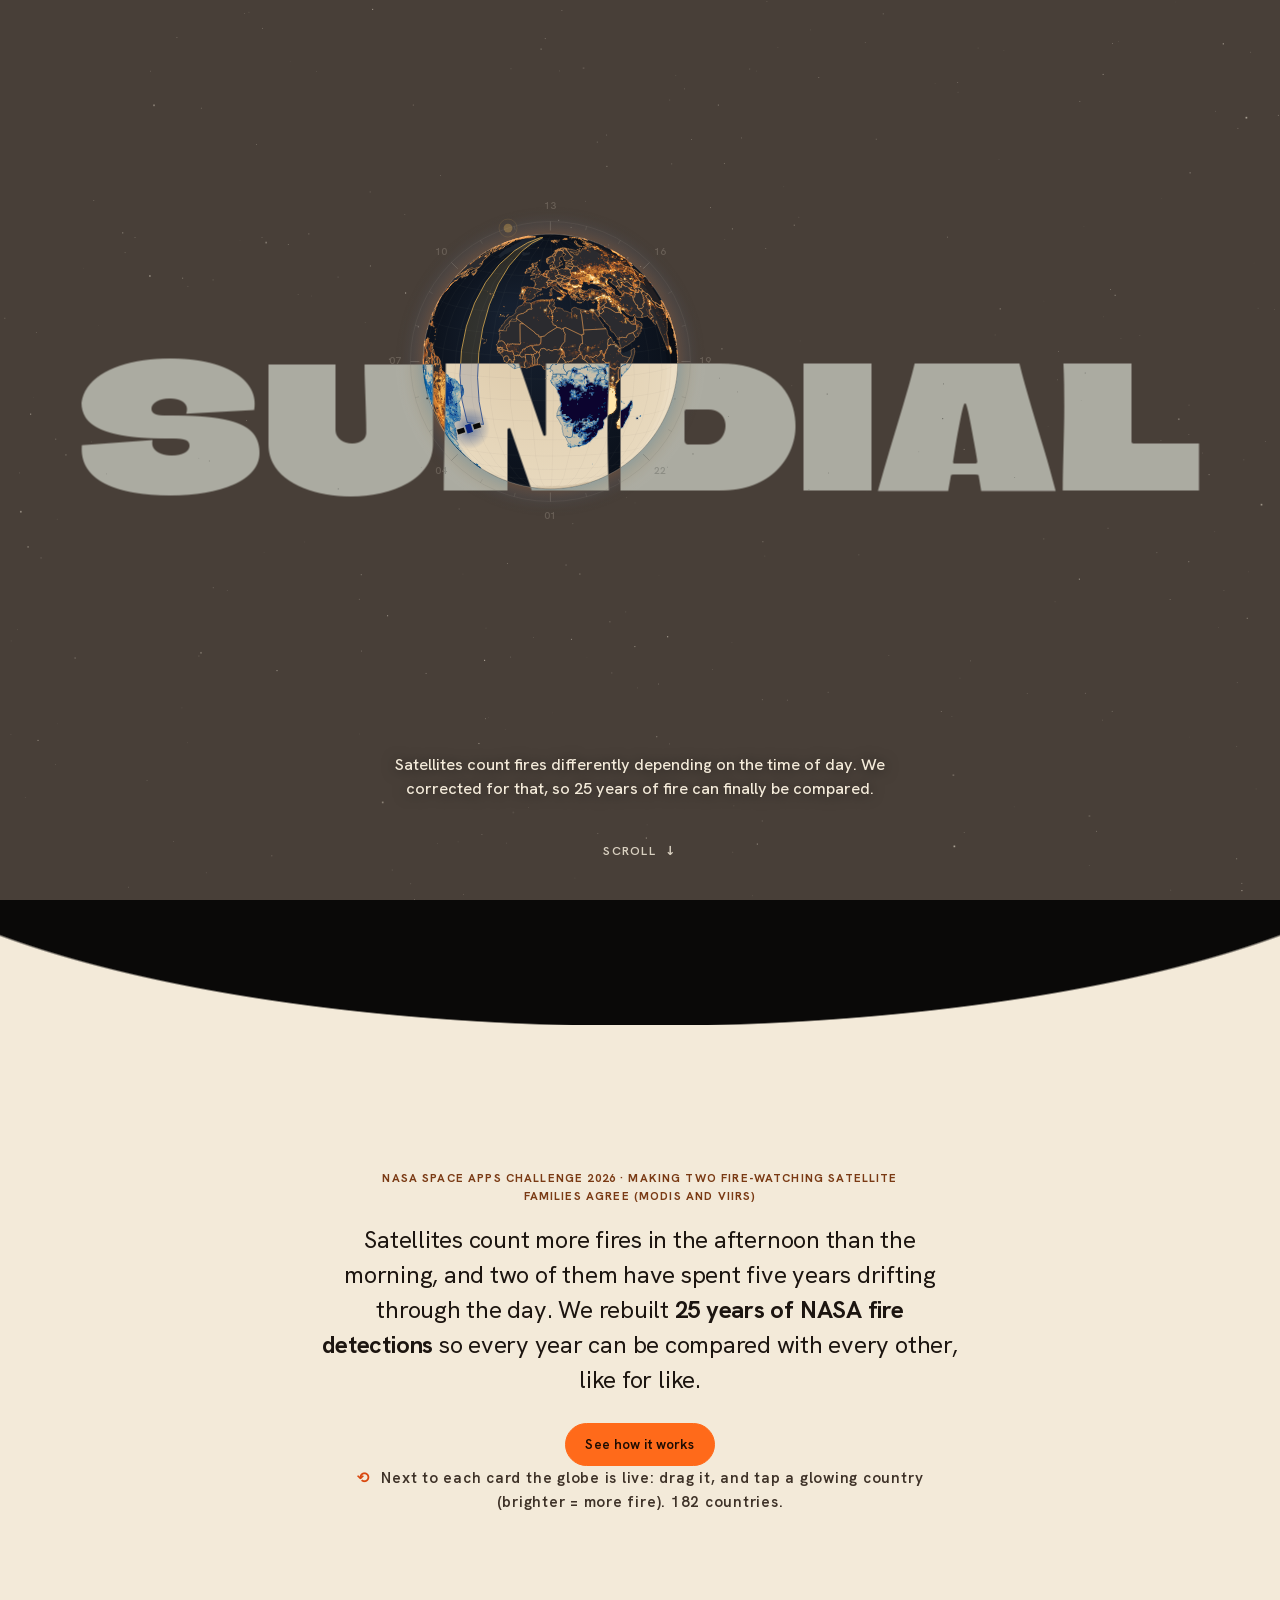
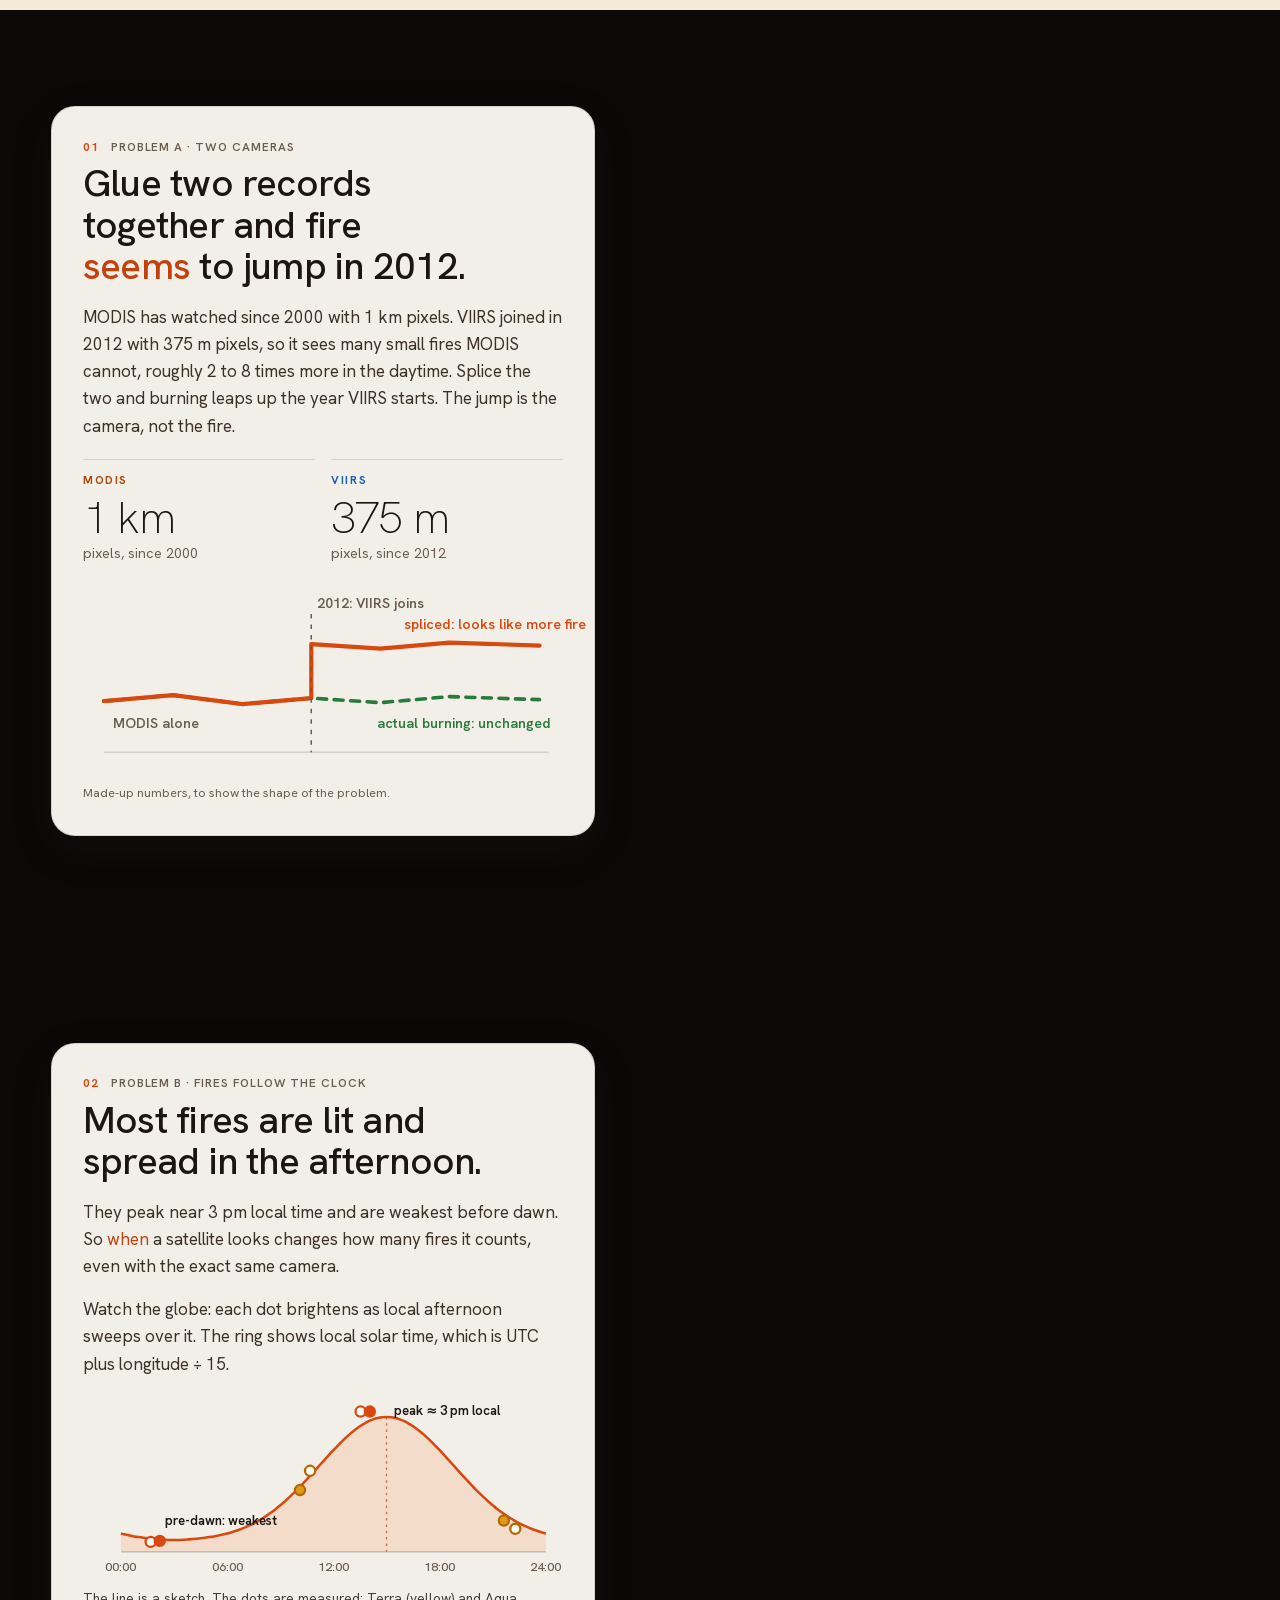
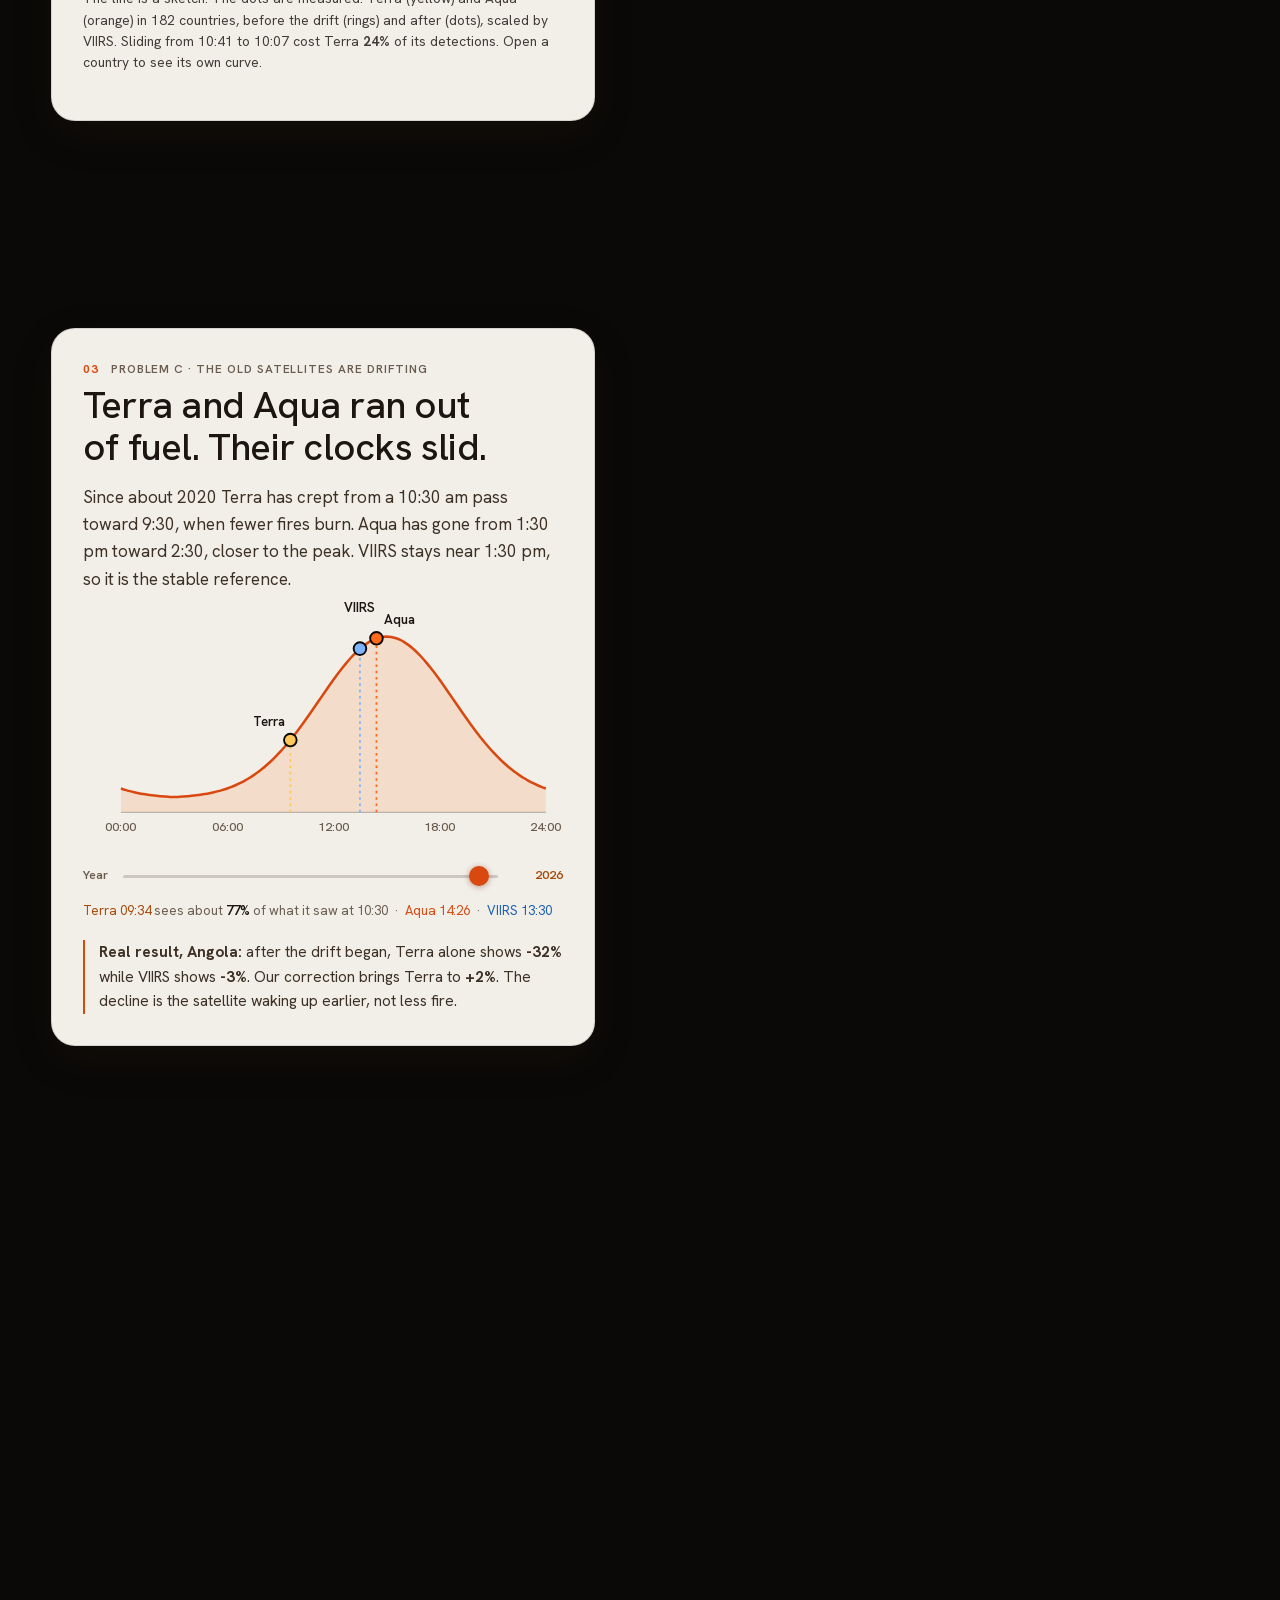
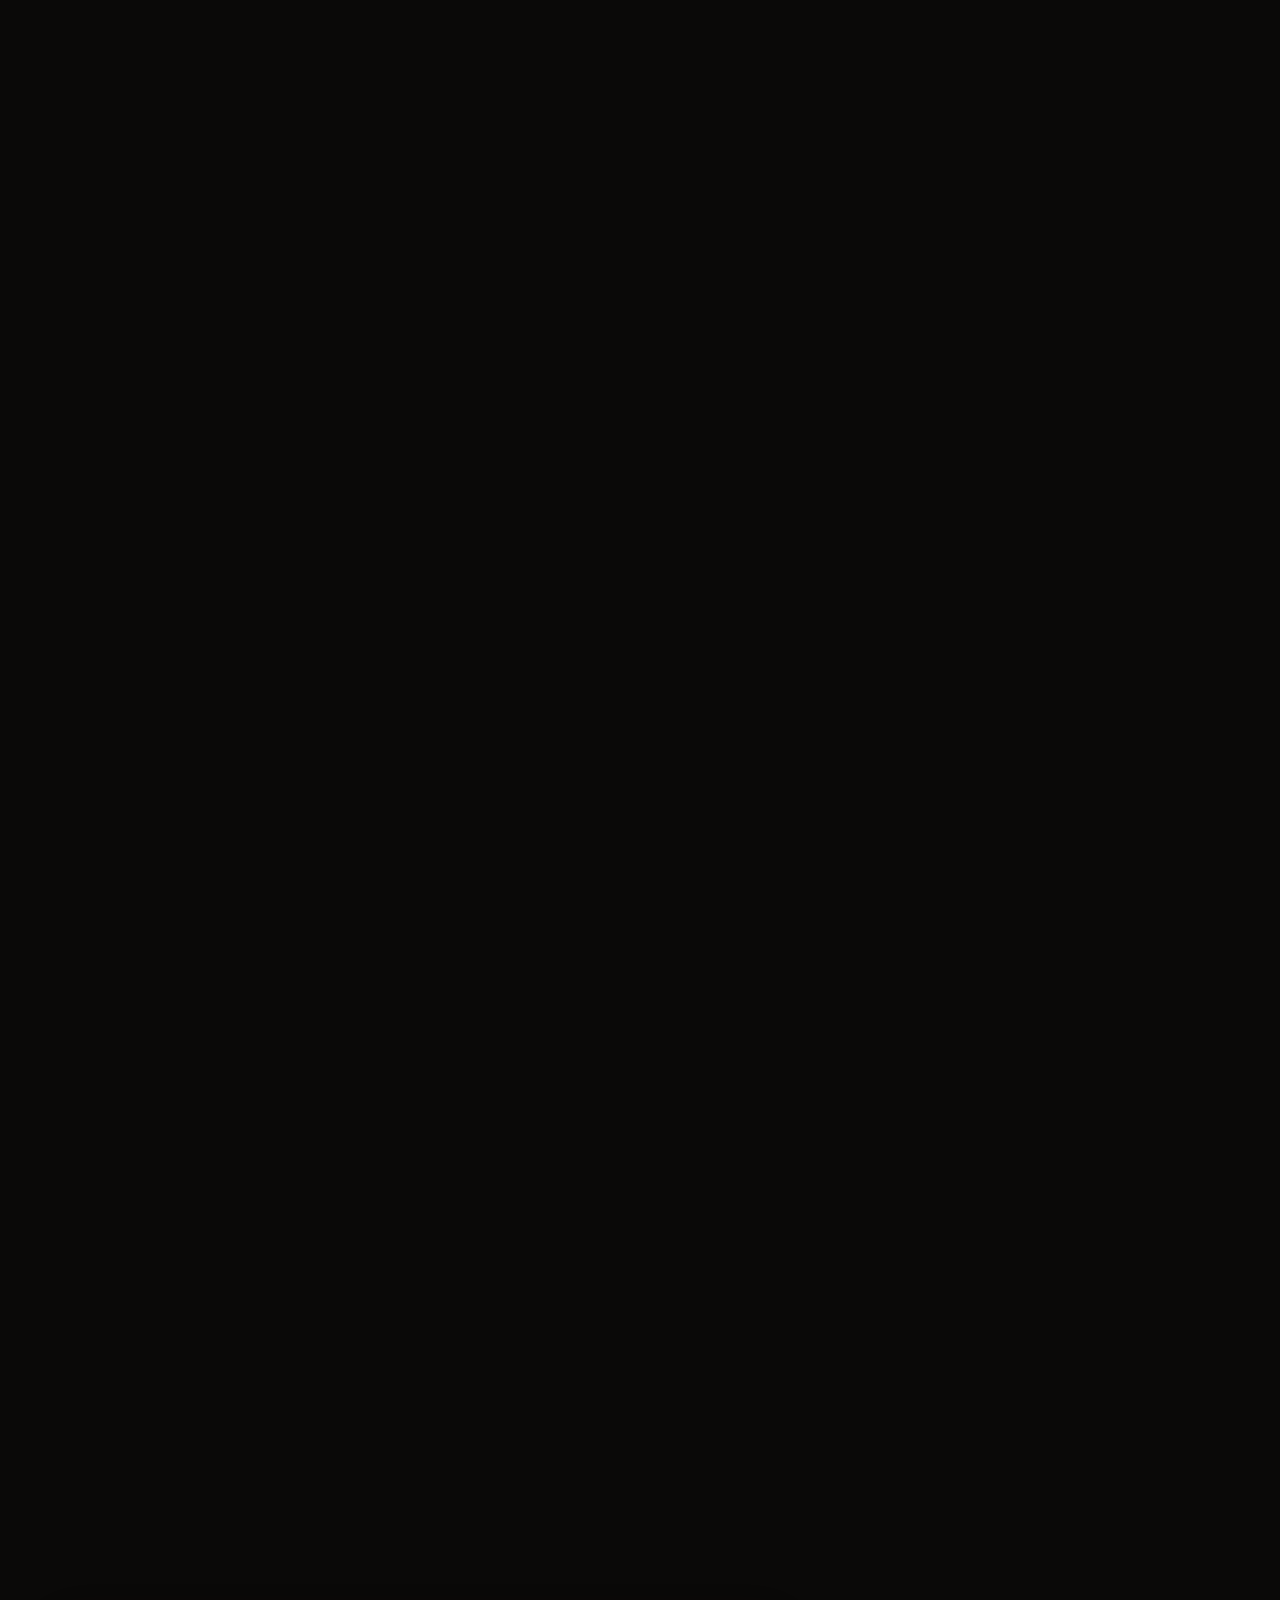
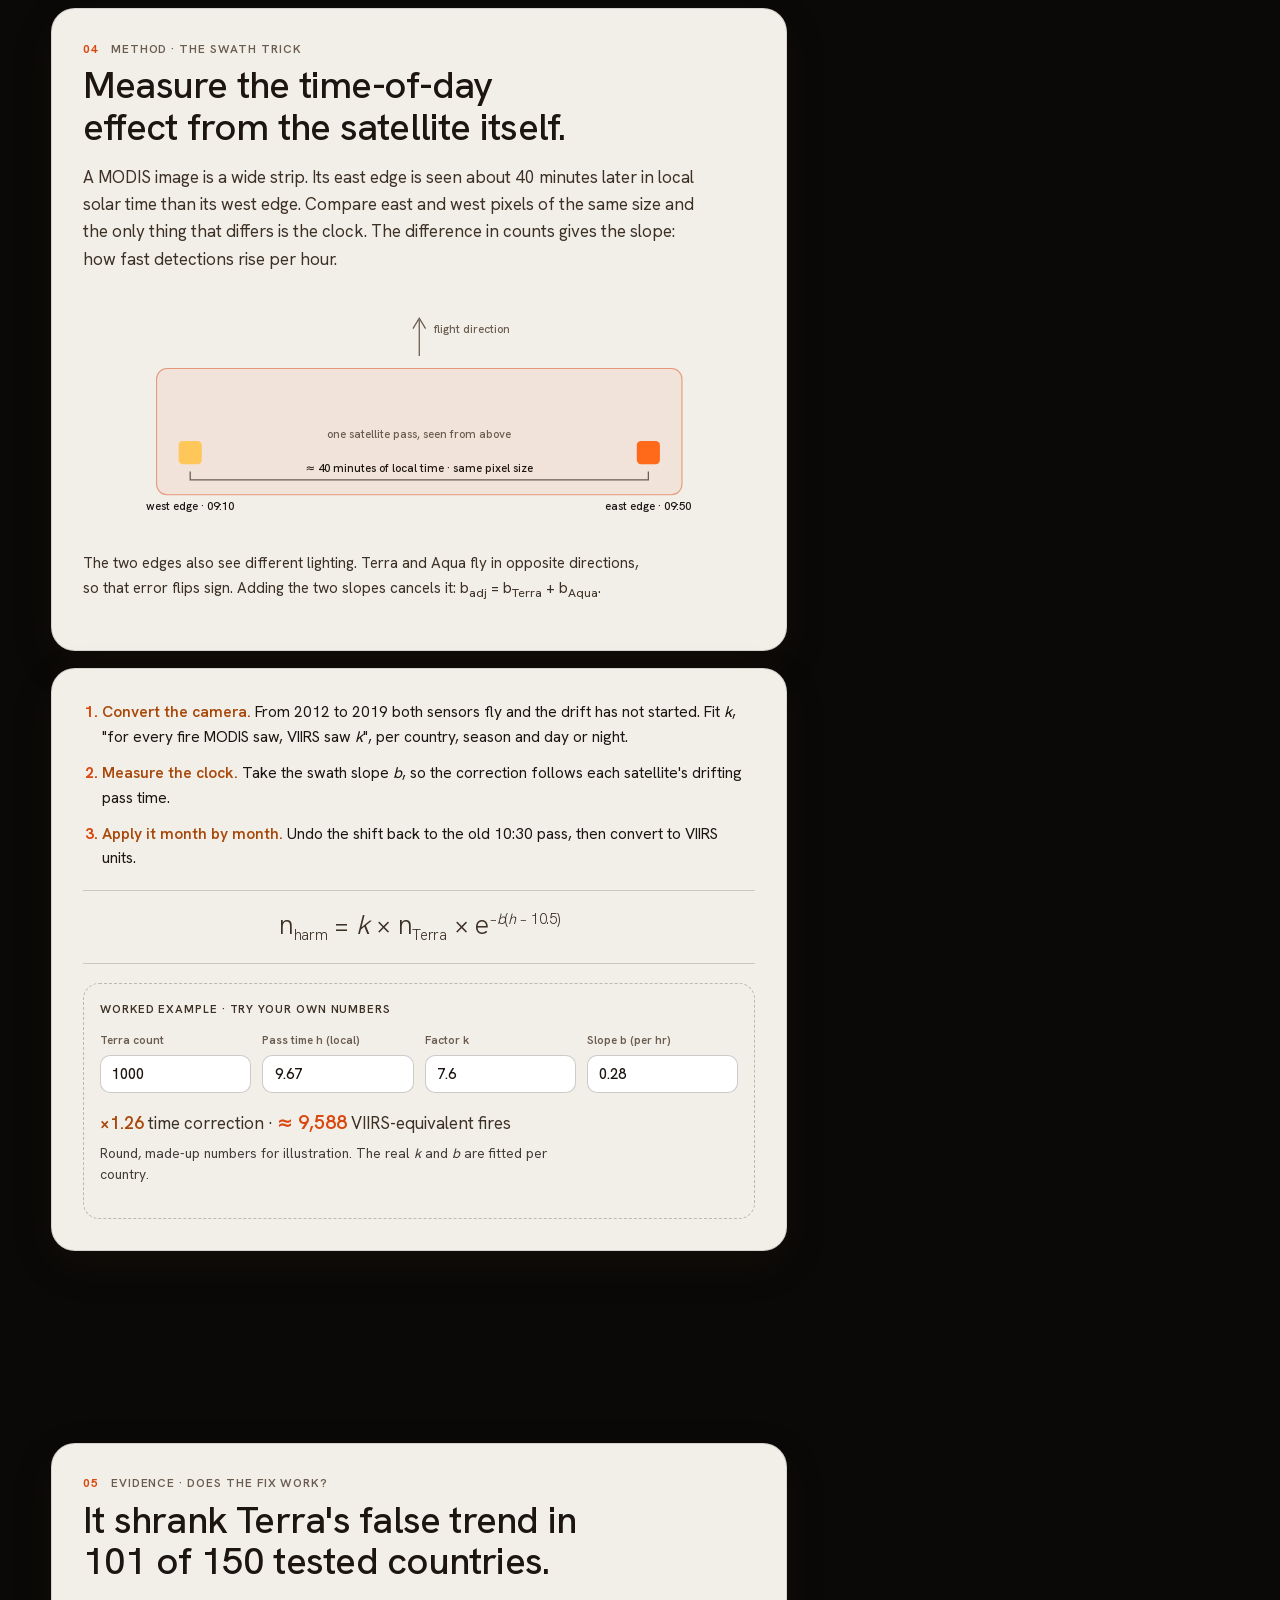
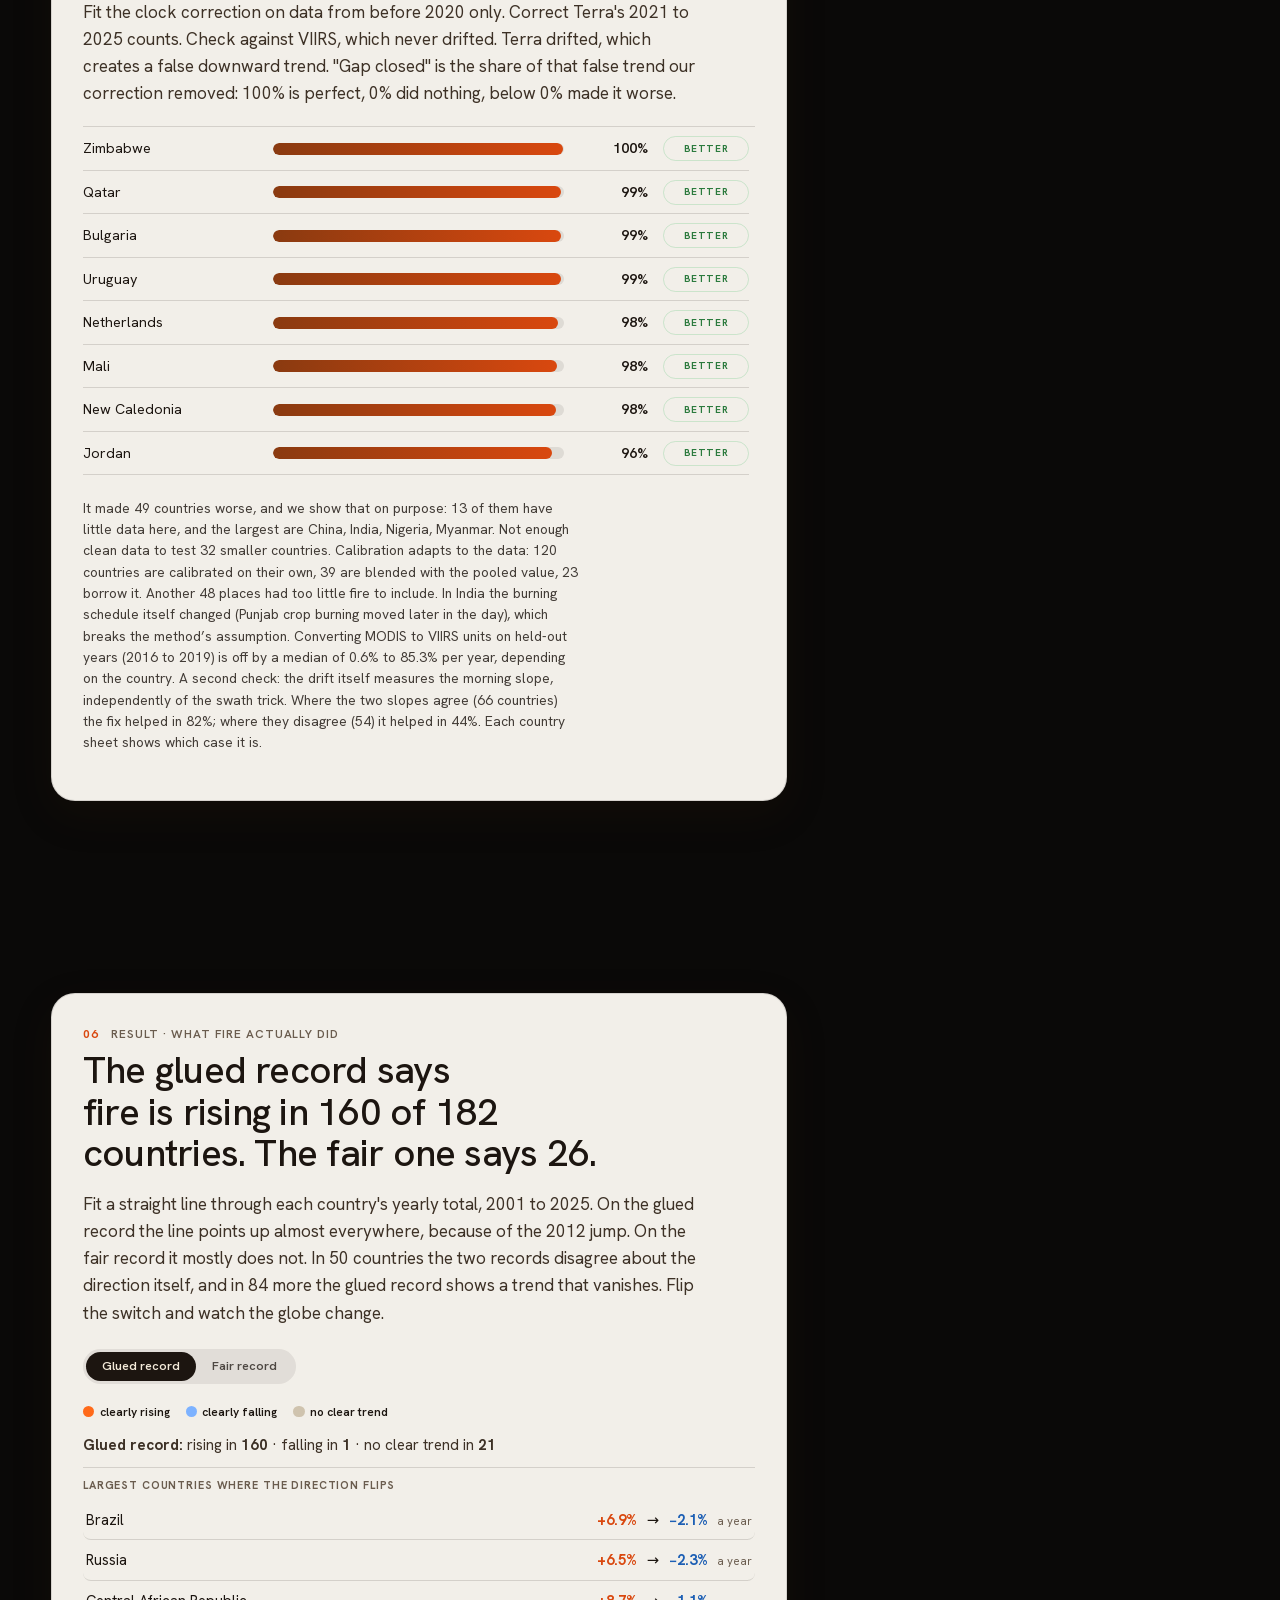
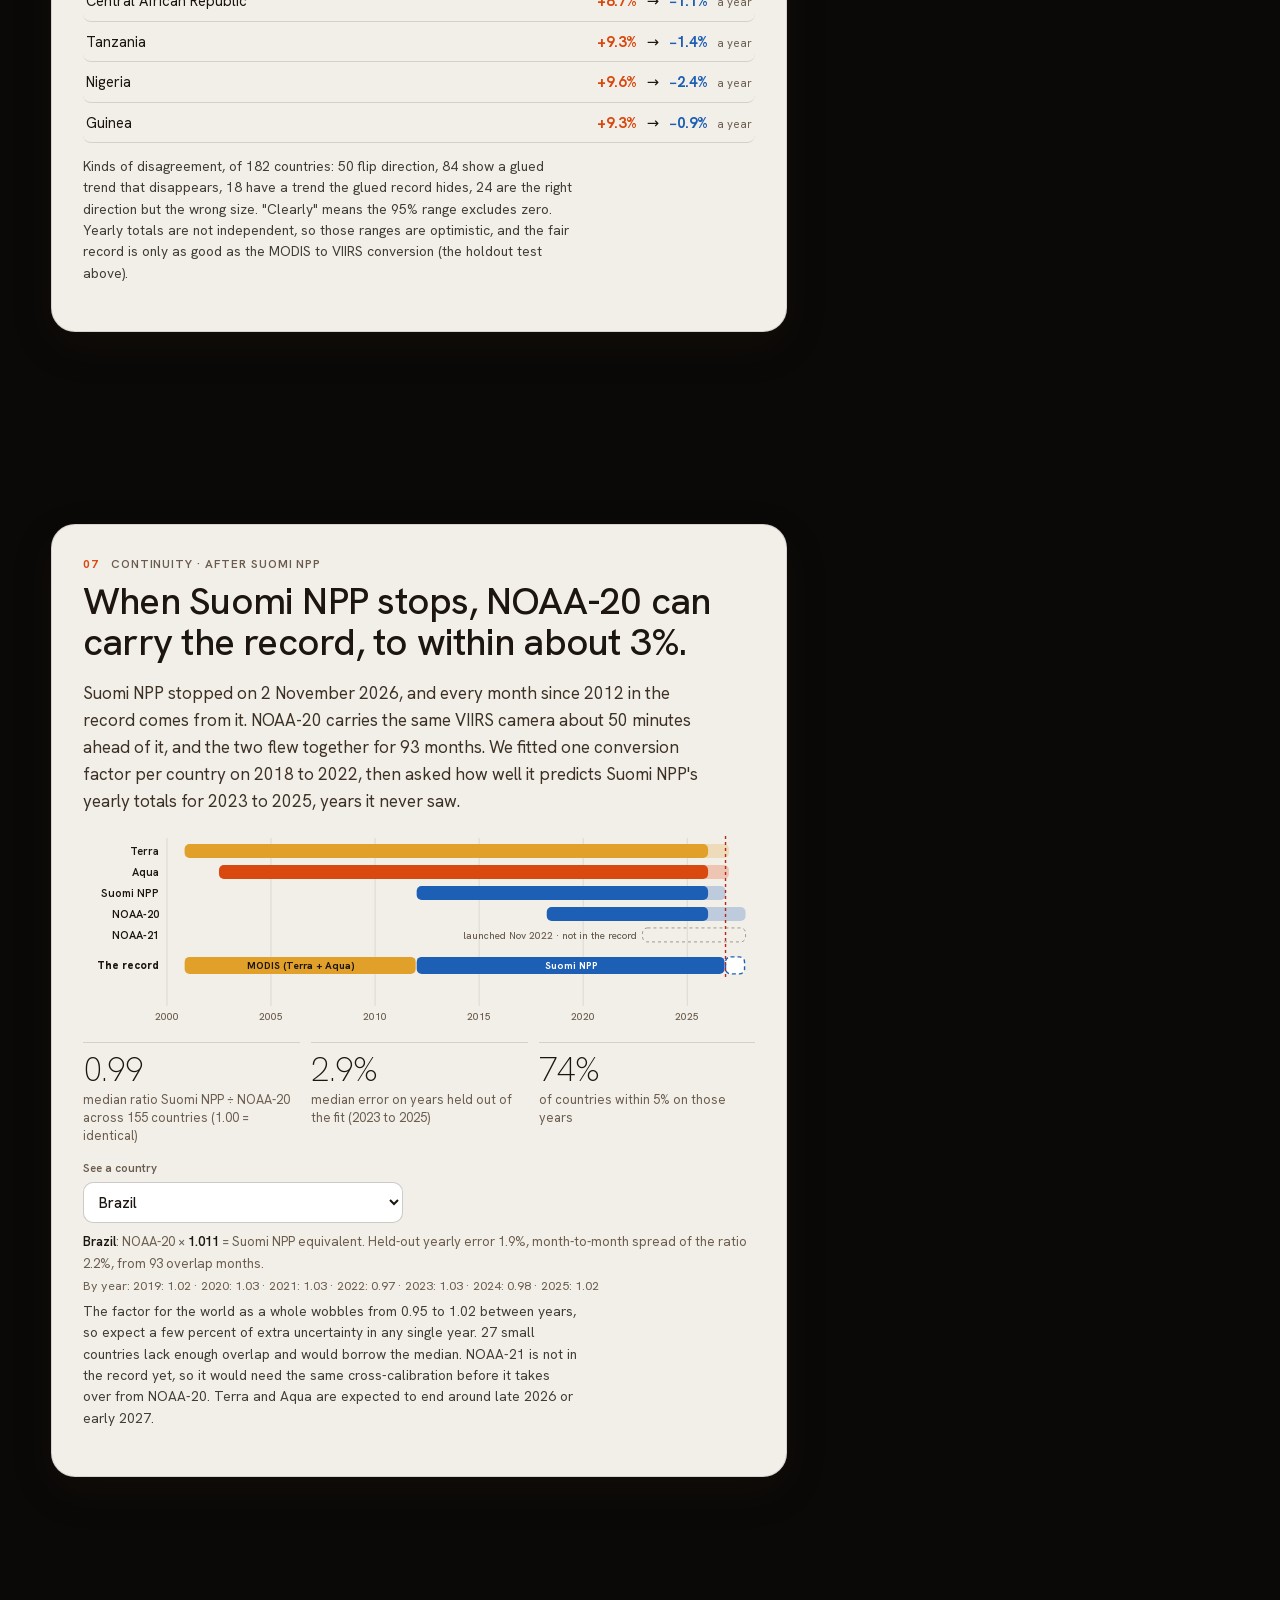
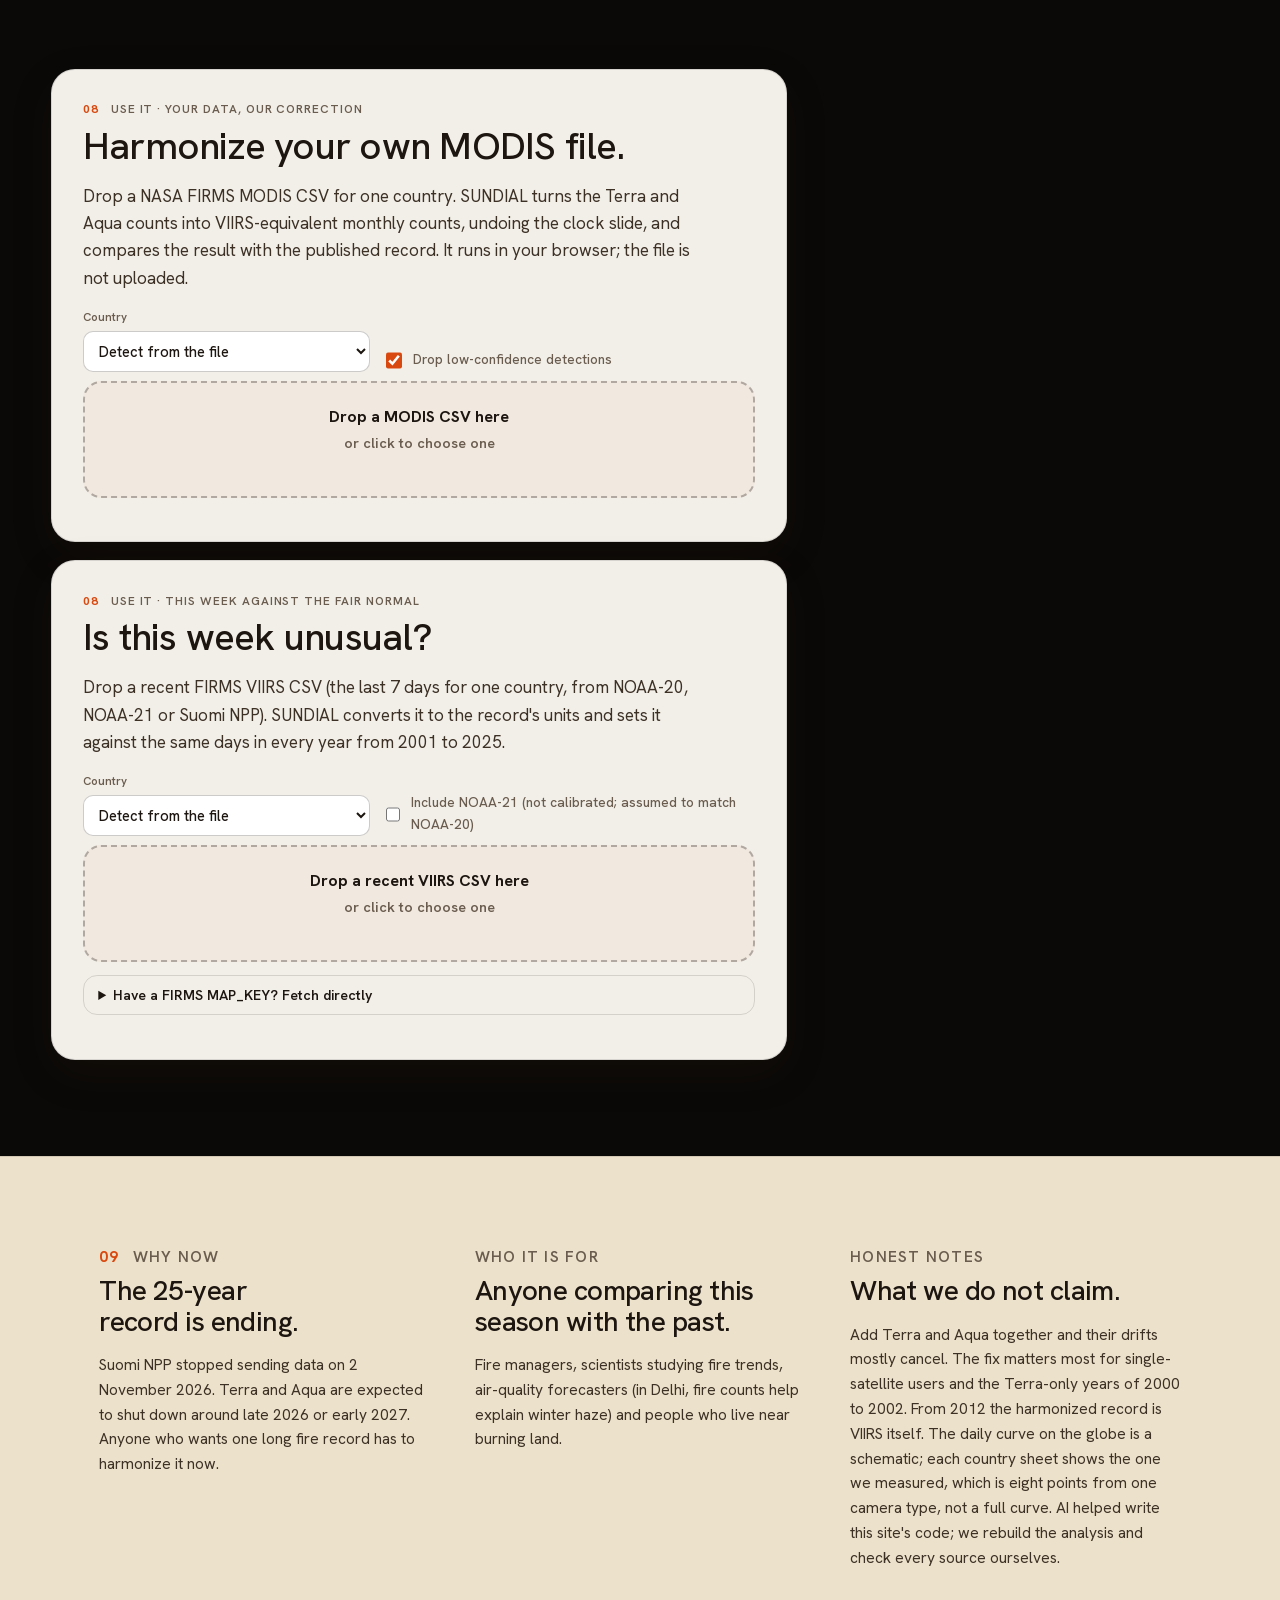
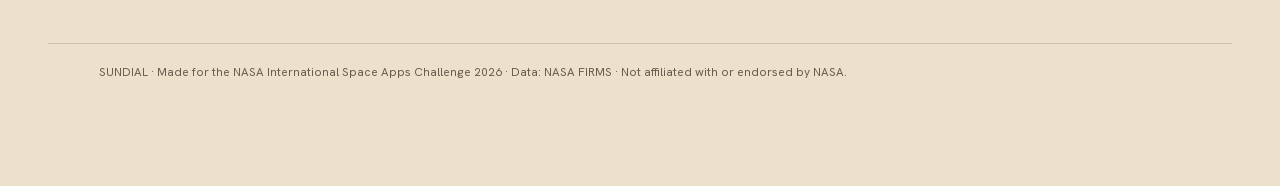
<file: sundial/index.html>
<!doctype html>
<html lang="en">
<head>
<meta charset="utf-8">
<meta name="viewport" content="width=device-width, initial-scale=1, viewport-fit=cover">
<title>SUNDIAL: one fair fire record</title>
<meta name="description" content="SUNDIAL joins NASA's MODIS and VIIRS fire detections into one burning-activity record, corrected for the time of day each satellite looks. Spin the globe, tap a country.">
<meta property="og:title" content="SUNDIAL: one fair fire record">
<meta property="og:description" content="25 years of NASA fire detections on one fair scale. Built for NASA Space Apps 2026.">
<meta name="theme-color" content="#0a0908">
<link rel="icon" href="data:image/svg+xml,%3Csvg xmlns='http://www.w3.org/2000/svg' viewBox='0 0 32 32'%3E%3Crect width='32' height='32' rx='7' fill='%230a0908'/%3E%3Ccircle cx='16' cy='18' r='9' fill='none' stroke='%23f3ead9' stroke-width='1.6'/%3E%3Cpath d='M16 18 L25 9' stroke='%23ff6a1a' stroke-width='2.4' stroke-linecap='round'/%3E%3C/svg%3E">
<link rel="preload" href="fonts/climate-crisis-latin.woff2" as="font" type="font/woff2" crossorigin>
<link rel="preload" href="fonts/hanken-grotesk-latin.woff2" as="font" type="font/woff2" crossorigin>
<link rel="stylesheet" href="styles.css">
</head>
<body class="loading">

<a class="skip" href="#cameras">Skip to the story</a>

<div id="loader" role="status" aria-label="Loading SUNDIAL">
  <svg viewBox="0 0 120 120" width="120" height="120" aria-hidden="true">
    <circle class="l-ring" cx="60" cy="68" r="38" fill="none" stroke="#f3ead9" stroke-width="2.4"/>
    <path class="l-tick" d="M60 30 V38 M98 68 H90 M22 68 H30 M33 41 L38.5 46.5 M87 41 L81.5 46.5" stroke="#f3ead9" stroke-width="2.4" stroke-linecap="round" fill="none"/>
    <path class="l-gnomon" d="M60 68 L88 26" stroke="#ff6a1a" stroke-width="5" stroke-linecap="round" fill="none"/>
    <circle class="l-dot" cx="60" cy="68" r="4.5" fill="#f3ead9"/>
  </svg>
</div>

<div id="sky" aria-hidden="true"></div>
<div id="glow" aria-hidden="true"></div>
<div id="stage" aria-hidden="true">
  <canvas id="globe"></canvas>
  <canvas id="embers"></canvas>
</div>

<h1 id="title"><a href="#hero" aria-label="SUNDIAL, back to the top">SUNDIAL</a></h1>
<div id="gtip" class="gtip" hidden></div>

<main>

<!-- 00: the art -->
<section id="hero" class="scene hero">
  <p class="hero-line">Satellites count fires differently depending on the time of day. We corrected for that, so 25 years of fire can finally be compared.</p>
  <a class="scroll-cue" href="#intro">Scroll <span aria-hidden="true">↓</span></a>
  <div class="chin" aria-hidden="true"></div>
</section>

<section id="intro" class="intro">
  <div class="intro-in">
    <p class="intro-kicker">NASA Space Apps Challenge 2026 · Making two fire-watching satellite families agree (MODIS and VIIRS)</p>
    <p class="intro-lede">Satellites count more fires in the afternoon than the morning, and two of them have spent five years drifting through the day. We rebuilt <b>25 years of NASA fire detections</b> so every year can be compared with every other, like for like.</p>
    <p class="chin-actions">
      <a class="btn" href="#cameras">See how it works</a>
    </p>
    <p class="explore-hint"><span aria-hidden="true">⟲</span> Loading the globe…</p>
  </div>
</section>


<!-- 02 -->
<section id="cameras" class="scene">
  <div class="col">
    <div class="card">
      <p class="eyebrow"><b>01</b> Problem A · Two cameras</p>
      <h2>Glue two records together and fire <em>seems</em> to jump in 2012.</h2>
      <p>MODIS has watched since 2000 with 1 km pixels. VIIRS joined in 2012 with 375 m pixels, so it sees many small fires MODIS cannot, roughly 2 to 8 times more in the daytime. Splice the two and burning leaps up the year VIIRS starts. The jump is the camera, not the fire.</p>
      <dl class="pair">
        <div><dt>MODIS</dt><dd><span class="big">1 km</span> pixels, since 2000</dd></div>
        <div><dt class="v">VIIRS</dt><dd><span class="big">375 m</span> pixels, since 2012</dd></div>
      </dl>
      <figure class="jump" id="jump" aria-label="Chart: spliced record jumps up in 2012 when VIIRS starts; the true level stays flat">
        <svg viewBox="0 0 320 130" role="img" aria-hidden="true">
          <line x1="14" y1="112" x2="310" y2="112" class="ax"/>
          <path class="real" d="M14 78 L60 74 L106 80 L152 76 L198 79 L244 75 L304 77"/>
          <path class="spliced" d="M14 78 L60 74 L106 80 L152 76 L152 40 L198 43 L244 39 L304 41"/>
          <line x1="152" y1="20" x2="152" y2="112" class="mark"/>
          <text x="156" y="16" class="t">2012: VIIRS joins</text>
          <text x="20" y="96" class="t d">MODIS alone</text>
          <text x="214" y="30" class="t hi">spliced: looks like more fire</text>
          <text x="196" y="96" class="t lo">actual burning: unchanged</text>
        </svg>
        <figcaption>Made-up numbers, to show the shape of the problem.</figcaption>
      </figure>
    </div>
  </div>
</section>

<!-- 03 -->
<section id="clock" class="scene">
  <div class="col">
    <div class="card">
      <p class="eyebrow"><b>02</b> Problem B · Fires follow the clock</p>
      <h2>Most fires are lit and spread in the afternoon.</h2>
      <p>They peak near 3 pm local time and are weakest before dawn. So <em>when</em> a satellite looks changes how many fires it counts, even with the exact same camera.</p>
      <p>Watch the globe: each dot brightens as local afternoon sweeps over it. The ring shows local solar time, which is UTC plus longitude ÷ 15.</p>
      <div class="chart-wrap" id="diurnal-static" role="img" aria-label="Schematic daily fire curve peaking around 3 pm, with eight measured points from Terra and Aqua laid over it"></div>
      <p class="tiny" id="rh-story" hidden></p>
    </div>
  </div>
</section>

<!-- 04 -->
<section id="drift" class="scene tall">
  <div class="col">
    <div class="card sticky">
      <p class="eyebrow"><b>03</b> Problem C · The old satellites are drifting</p>
      <h2>Terra and Aqua ran out of fuel. Their clocks slid.</h2>
      <p>Since about 2020 Terra has crept from a 10:30 am pass toward 9:30, when fewer fires burn. Aqua has gone from 1:30 pm toward 2:30, closer to the peak. VIIRS stays near 1:30 pm, so it is the stable reference.</p>
      <div class="chart-wrap" id="diurnal" role="img" aria-label="Daily fire curve with the pass times of Terra, Aqua and VIIRS for the selected year"></div>
      <label class="scrub">
        <span>Year</span>
        <input id="year" type="range" min="2000" max="2026.8" step="0.1" value="2000">
        <output id="year-out">2000</output>
      </label>
      <p id="drift-read" class="readout" aria-live="polite"></p>
      <p class="aside" id="drift-angola"></p>
    </div>
  </div>
</section>

<!-- 05 -->
<section id="swath" class="scene">
  <div class="col wide">
    <div class="card">
      <p class="eyebrow"><b>04</b> Method · The swath trick</p>
      <h2>Measure the time-of-day effect from the satellite itself.</h2>
      <p>A MODIS image is a wide strip. Its east edge is seen about 40 minutes later in local solar time than its west edge. Compare east and west pixels of the same size and the only thing that differs is the clock. The difference in counts gives the slope: how fast detections rise per hour.</p>
      <figure class="swath-fig" id="swath-fig" aria-label="Diagram of one satellite pass. West edge pixel is seen at 09:10, east edge pixel at 09:50, with the same pixel size."></figure>
      <p class="small">The two edges also see different lighting. Terra and Aqua fly in opposite directions, so that error flips sign. Adding the two slopes cancels it: <span class="nowrap">b<sub>adj</sub> = b<sub>Terra</sub> + b<sub>Aqua</sub></span>.</p>
    </div>
    <div class="card steps">
      <ol>
        <li><b>Convert the camera.</b> From 2012 to 2019 both sensors fly and the drift has not started. Fit <i>k</i>, "for every fire MODIS saw, VIIRS saw <i>k</i>", per country, season and day or night.</li>
        <li><b>Measure the clock.</b> Take the swath slope <i>b</i>, so the correction follows each satellite's drifting pass time.</li>
        <li><b>Apply it month by month.</b> Undo the shift back to the old 10:30 pass, then convert to VIIRS units.</li>
      </ol>
      <p class="formula" aria-label="n harmonized equals k times n Terra times e to the minus b times h minus 10.5">
        n<sub>harm</sub> = <i>k</i> × n<sub>Terra</sub> × e<sup>−<i>b</i>(<i>h</i> − 10.5)</sup>
      </p>
      <form class="calc" id="calc" onsubmit="return false">
        <p class="calc-title">Worked example · try your own numbers</p>
        <div class="calc-grid">
          <label>Terra count<input id="c-n" type="number" value="1000" min="0" step="1"></label>
          <label>Pass time h (local)<input id="c-h" type="number" value="9.67" min="8" max="12" step="0.01"></label>
          <label>Factor k<input id="c-k" type="number" value="7.6" min="1" max="20" step="0.1"></label>
          <label>Slope b (per hr)<input id="c-b" type="number" value="0.28" min="0" max="1" step="0.01"></label>
        </div>
        <p class="calc-out" aria-live="polite"><span id="c-mult">×1.26</span> time correction · <span id="c-res">≈ 9,600</span> VIIRS-equivalent fires</p>
        <p class="tiny">Round, made-up numbers for illustration. The real <i>k</i> and <i>b</i> are fitted per country.</p>
      </form>
    </div>
  </div>
</section>

<!-- 06 -->
<section id="evidence" class="scene">
  <div class="col wide">
    <div class="card">
      <p class="eyebrow"><b>05</b> Evidence · Does the fix work?</p>
      <h2 id="ev-title">We test it on years the method never got to see.</h2>
      <p>Fit the clock correction on data from before 2020 only. Correct Terra's 2021 to 2025 counts. Check against VIIRS, which never drifted. Terra drifted, which creates a false downward trend. "Gap closed" is the share of that false trend our correction removed: 100% is perfect, 0% did nothing, below 0% made it worse.</p>
      <ul class="board" id="board"></ul>
      <p class="tiny" id="ev-note"></p>
    </div>
  </div>
</section>

<!-- 07 -->
<section id="trend" class="scene">
  <div class="col wide">
    <div class="card">
      <p class="eyebrow"><b>06</b> Result · What fire actually did</p>
      <h2 id="tr-title">Is fire rising? It depends which record you trust.</h2>
      <p id="tr-lede">Fit a straight line through each country's yearly total, 2001 to 2025. On the glued record the line points up almost everywhere, because of the 2012 jump. On the fair record it does not. Flip the switch and watch the globe change.</p>
      <div class="seg" role="group" aria-label="Which record colours the globe" id="tr-seg">
        <button type="button" data-m="n" class="on">Glued record</button><button type="button" data-m="h">Fair record</button>
      </div>
      <div class="keys" id="tr-keys"><span><i style="background:#ff6a1a"></i>clearly rising</span><span><i style="background:#7db2ff"></i>clearly falling</span><span><i style="background:#cfc3ae"></i>no clear trend</span></div>
      <p class="tr-tally" id="tr-tally" aria-live="polite"></p>
      <ul class="tr-list" id="tr-list"></ul>
      <p class="tiny" id="tr-note"></p>
    </div>
  </div>
</section>

<!-- 08 -->
<section id="continuity" class="scene">
  <div class="col wide">
    <div class="card">
      <p class="eyebrow"><b>07</b> Continuity · After Suomi NPP</p>
      <h2 id="ct-title">When Suomi NPP stops, can the record go on?</h2>
      <p id="ct-lede"></p>
      <figure class="ct-fig" id="ct-timeline" aria-label="Timeline of the fire-watching satellites and which one carries the record in each period"></figure>
      <div class="stats" id="ct-stats"></div>
      <label class="ct-pick"><span>See a country</span><select id="ct-country"></select></label>
      <p class="readout ct-read" id="ct-read" aria-live="polite"></p>
      <p class="tiny" id="ct-note"></p>
    </div>
  </div>
</section>

<!-- 09 -->
<section id="tools" class="scene">
  <div class="col wide">
    <div class="card tool" id="hz">
      <p class="eyebrow"><b>08</b> Use it · Your data, our correction</p>
      <h2>Harmonize your own MODIS file.</h2>
      <p>Drop a NASA FIRMS MODIS CSV for one country. SUNDIAL turns the Terra and Aqua counts into VIIRS-equivalent monthly counts, undoing the clock slide, and compares the result with the published record. It runs in your browser; the file is not uploaded.</p>
      <div class="tool-row">
        <label>Country<select id="hz-country"><option value="">Detect from the file</option></select></label>
        <label class="chk"><input type="checkbox" id="hz-low" checked> Drop low-confidence detections</label>
      </div>
      <label class="drop" id="hz-drop" for="hz-file"><input type="file" id="hz-file" accept=".csv,text/csv,text/plain"><b>Drop a MODIS CSV here</b><span>or click to choose one</span><small id="hz-prog" aria-live="polite"></small></label>
      <div class="tool-out" id="hz-out" hidden></div>
    </div>
    <div class="card tool" id="wk">
      <p class="eyebrow"><b>08</b> Use it · This week against the fair normal</p>
      <h2>Is this week unusual?</h2>
      <p>Drop a recent FIRMS VIIRS CSV (the last 7 days for one country, from NOAA-20, NOAA-21 or Suomi NPP). SUNDIAL converts it to the record's units and sets it against the same days in every year from 2001 to 2025.</p>
      <div class="tool-row">
        <label>Country<select id="wk-country"><option value="">Detect from the file</option></select></label>
        <label class="chk"><input type="checkbox" id="wk-21"> Include NOAA-21 (not calibrated; assumed to match NOAA-20)</label>
      </div>
      <label class="drop" id="wk-drop" for="wk-file"><input type="file" id="wk-file" accept=".csv,text/csv,text/plain"><b>Drop a recent VIIRS CSV here</b><span>or click to choose one</span><small id="wk-prog" aria-live="polite"></small></label>
      <details class="key"><summary>Have a FIRMS MAP_KEY? Fetch directly</summary>
        <div class="tool-row"><label>MAP_KEY (kept in this tab only)<input type="password" id="wk-key" autocomplete="off" spellcheck="false"></label><button type="button" class="btn" id="wk-go">Fetch the last 7 days</button></div>
        <p class="tiny">Needs a country picked above. If the browser blocks the request, download the CSV from <a href="https://firms.modaps.eosdis.nasa.gov/active_fire/" target="_blank" rel="noopener">FIRMS</a> and drop it here instead.</p>
      </details>
      <div class="tool-out" id="wk-out" hidden></div>
    </div>
  </div>
</section>

</main>

<nav class="sr" aria-label="Countries with data"><ul id="places-list"></ul></nav>

<nav id="dock" class="dock" aria-label="Sections">
    <a href="#cameras" data-for="cameras"><svg viewBox="0 0 24 24" aria-hidden="true"><circle cx="12" cy="12" r="8.5"/><path d="M12 12 17 6.5M12 6v1.5M18 12h-1.5M6 12h1.5"/></svg><span>Problem</span></a>
  <a href="#swath" data-for="swath"><svg viewBox="0 0 24 24" aria-hidden="true"><path d="M3 17c4-9 14-9 18 0M3 17h18"/><circle cx="8" cy="12" r="1.2"/><circle cx="16" cy="12" r="1.2"/></svg><span>Method</span></a>
  <a href="#evidence" data-for="evidence"><svg viewBox="0 0 24 24" aria-hidden="true"><path d="M4 19V9M10 19V5M16 19v-7M22 19H2"/></svg><span>Evidence</span></a>
  <a href="#tools" data-for="tools"><svg viewBox="0 0 24 24" aria-hidden="true"><path d="M12 4v11M7 11l5 5 5-5M5 20h14"/></svg><span>Use it</span></a>
</nav>

<div id="sheet" class="sheet" role="dialog" aria-modal="true" aria-hidden="true" aria-labelledby="sheet-name">
  <button type="button" class="sheet-back" id="sheet-back"><svg viewBox="0 0 24 24" aria-hidden="true"><path d="M15 5l-7 7 7 7"/></svg><span>Globe</span></button>
  <div class="sheet-bar" id="sheet-bar" aria-hidden="true"><span id="bar-name"></span><span id="bar-val"></span></div>
  <div class="sheet-scroll" id="sheet-scroll">
    <header class="sheet-head">
      <h2 id="sheet-name"></h2>
      <p class="tier" id="tier"></p>
      <label class="switch"><span class="sr">Switch country</span><select id="switch"></select></label>
      <p class="sheet-num" id="sheet-num"></p>
      <p class="sheet-cond" id="sheet-cond"></p>
      <p class="sheet-hl" id="sheet-hl"></p>
      <div class="stepper" role="group" aria-label="Change month">
        <button type="button" id="m-prev" aria-label="Previous month">‹</button>
        <span id="m-label"></span>
        <button type="button" id="m-next" aria-label="Next month">›</button>
      </div>
    </header>
    <div class="cards" id="cards"></div>
    <p class="sheet-foot">Fire detections: NASA FIRMS (MODIS and VIIRS). Harmonization by SUNDIAL. Counts are in VIIRS-equivalent detections per month.</p>
  </div>
</div>

<section class="closing" id="why">
  <div class="wrap grid3">
    <div>
      <p class="eyebrow"><b>09</b> Why now</p>
      <h2>The 25-year record is ending.</h2>
      <p>Suomi NPP stopped sending data on 2 November 2026. Terra and Aqua are expected to shut down around late 2026 or early 2027. Anyone who wants one long fire record has to harmonize it now.</p>
    </div>
    <div>
      <p class="eyebrow">Who it is for</p>
      <h2>Anyone comparing this season with the past.</h2>
      <p>Fire managers, scientists studying fire trends, air-quality forecasters (in Delhi, fire counts help explain winter haze) and people who live near burning land.</p>
    </div>
    <div>
      <p class="eyebrow">Honest notes</p>
      <h2>What we do not claim.</h2>
      <p>Add Terra and Aqua together and their drifts mostly cancel. The fix matters most for single-satellite users and the Terra-only years of 2000 to 2002. From 2012 the harmonized record is VIIRS itself. The daily curve on the globe is a schematic; each country sheet shows the one we measured, which is eight points from one camera type, not a full curve. AI helped write this site's code; we rebuild the analysis and check every source ourselves.</p>
    </div>
  </div>
  <footer class="foot wrap">
    <p>SUNDIAL · Made for the NASA International Space Apps Challenge 2026 · Data: NASA FIRMS · Not affiliated with or endorsed by NASA.</p>
  </footer>
</section>

<script src="vendor/d3.min.js"></script>
<script src="vendor/topojson-client.min.js"></script>
<script src="vendor/world.js"></script>
<script src="js/core.js"></script>
<script src="js/sky.js"></script>
<script src="js/data.js"></script>
<script src="js/rhythm.js"></script>
<script src="js/trend.js"></script>
<script src="js/continuity.js"></script>
<script src="js/harmonize.js"></script>
<script src="js/firms.js"></script>
<script src="js/extras.js"></script>
<script src="js/globe.js"></script>
<script src="js/app.js"></script>
</body>
</html>
</file>
<file: frontend/styles.css>
@font-face { font-family: "Climate Crisis"; src: url("fonts/climate-crisis-latin.woff2") format("woff2"); font-weight: 400; font-display: swap; }
@font-face { font-family: "Hanken Grotesk"; src: url("fonts/hanken-grotesk-latin.woff2") format("woff2"); font-weight: 100 900; font-display: swap; }

:root {
  --ink: #0a0908; --ink2: #12100e;
  --paper: #f3ead9; --paperInk: #1c1510;
  --bone: #f3ead9; --dim: #a8a091;
  --line: rgba(243, 234, 217, 0.14);
  --ember: #ff6a1a; --sun: #ffc65a; --viirs: #7db2ff; --ok: #8fd19e; --bad: #ff8f7e;
  --display: "Climate Crisis", "Arial Black", Impact, sans-serif;
  --sans: "Hanken Grotesk", system-ui, -apple-system, "Segoe UI", sans-serif;
  --gut: clamp(1.1rem, 4vw, 3.4rem);
  --glass: rgba(14, 8, 5, 0.58);
  --glassLine: rgba(255, 150, 80, 0.22);
}
* { box-sizing: border-box; }
html { scroll-behavior: smooth; background: var(--ink); overflow-x: clip; }
body { margin: 0; overflow-x: clip; background: var(--ink); color: var(--bone); font: 400 1.0625rem/1.6 var(--sans); -webkit-font-smoothing: antialiased; }
body.loading, body.sheet-open { overflow: hidden; }
@media (prefers-reduced-motion: reduce) { html { scroll-behavior: auto; } * { transition: none !important; animation: none !important; } }
h1, h2, h3 { margin: 0; font-weight: 500; letter-spacing: -0.02em; line-height: 1.08; }
h2 { font-size: clamp(1.7rem, 3vw, 2.5rem); margin: 0.4rem 0 1rem; text-wrap: balance; }
em { font-style: normal; color: var(--sun); }
p { margin: 0 0 1rem; max-width: 62ch; }
a { color: inherit; }
.sr { position: absolute; width: 1px; height: 1px; overflow: hidden; clip: rect(0 0 0 0); }
.skip { position: absolute; left: -999px; top: 0; background: var(--bone); color: var(--ink); padding: 0.6rem 1rem; z-index: 200; }
.skip:focus { left: 1rem; top: 1rem; }
:focus-visible { outline: 2px solid var(--sun); outline-offset: 3px; }
.eyebrow { font-size: 0.74rem; font-weight: 600; letter-spacing: 0.08em; text-transform: uppercase; color: var(--dim); margin: 0; }
.eyebrow b { color: var(--ember); margin-right: 0.5rem; }
.tiny { font-size: 0.76rem; color: var(--dim); line-height: 1.55; }
.small { font-size: 0.95rem; color: #d3cabb; }
.nowrap { white-space: nowrap; }

/* ---------- loader ---------- */
#loader { position: fixed; inset: 0; z-index: 100; background: var(--ink); display: grid; place-items: center; transition: opacity 0.7s 0.1s, visibility 0s 0.8s; }
body:not(.loading) #loader { opacity: 0; visibility: hidden; }
#loader svg { overflow: visible; }
.l-ring { stroke-dasharray: 240; stroke-dashoffset: 240; animation: draw 1s 0.1s cubic-bezier(.5, 0, .2, 1) forwards; }
.l-tick { stroke-dasharray: 60; stroke-dashoffset: 60; animation: draw 0.7s 0.7s ease forwards; }
.l-gnomon { stroke-dasharray: 60; stroke-dashoffset: 60; animation: draw 0.6s 0.9s ease forwards; }
.l-dot { opacity: 0; animation: pop 0.3s 1.2s forwards; }
@keyframes draw { to { stroke-dashoffset: 0; } }
@keyframes pop { to { opacity: 1; } }

/* ---------- layers ---------- */
#sky { position: fixed; inset: 0; z-index: 0; background: var(--ink); }
#glow { position: fixed; inset: 0; z-index: 0; opacity: 0; transition: opacity 0.8s; pointer-events: none; background: #050404; }
body.sheet-open #glow { opacity: 1; }
#stage { position: fixed; inset: 0; z-index: 1; }
#globe, #embers { position: absolute; inset: 0; display: block; }
#globe { touch-action: pan-y; cursor: grab; }
#globe.grab { cursor: grabbing; }
#embers { pointer-events: none; }

/* ---------- the title ---------- */
#title { position: fixed; left: 0; top: 0; z-index: 30; margin: 0; transform-origin: 0 0; white-space: nowrap;
  font: 400 12vw/1 var(--display); letter-spacing: 0; font-variation-settings: "YEAR" var(--year, 1983); opacity: 0; transition: opacity 0.8s; will-change: transform; }
body.sheet-open #title { text-shadow: 0 2px 24px rgba(0, 0, 0, 0.5); }
body.ink-title:not(.sheet-open) #title a { color: var(--paperInk); }
#title a { transition: color 0.35s; }
#title a { text-decoration: none; color: var(--paper); pointer-events: none; display: block; }
#title.docked a { pointer-events: auto; }
body:not(.loading) #title { opacity: 1; }

/* ---------- hero + the chin ---------- */
.scene { position: relative; z-index: 3; min-height: 100vh; min-height: 100svh; display: flex; align-items: center; padding: 6rem var(--gut); pointer-events: none; }
.scene.tall { min-height: 320vh; min-height: 320svh; align-items: flex-start; }
.hero { padding: 0; align-items: flex-start; height: 114vh; height: 114svh; overflow: hidden; }
.unused-kicker { position: absolute; top: 1.3rem; left: var(--gut); margin: 0; font-size: 0.72rem; font-weight: 600; letter-spacing: 0.1em; text-transform: uppercase; color: var(--sun); max-width: 20rem; line-height: 1.6; }
/* Lambert's chin: the art ends in a curve that hangs down in the middle; the page colour shows in the corners */
.chin { position: absolute; left: 0; right: 0; bottom: -1px; height: min(28vh, 15rem); height: min(28svh, 15rem); pointer-events: none;
  background: radial-gradient(ellipse 64% 100% at 50% 0%, transparent 99.3%, var(--paper) 100%); }
.scroll-cue { position: absolute; left: 50%; top: calc(100vh - 3.6rem); top: calc(100svh - 3.6rem); transform: translateX(-50%); z-index: 2; pointer-events: auto; text-decoration: none; font-size: 0.78rem; font-weight: 600; letter-spacing: 0.1em; text-transform: uppercase; color: var(--bone); opacity: 0.85; }
.scroll-cue span { display: inline-block; animation: bob 1.8s ease-in-out infinite; margin-left: 0.3rem; }
@keyframes bob { 50% { transform: translateY(4px); } }
.intro { position: relative; z-index: 3; background: var(--paper); color: var(--paperInk); padding: clamp(2.5rem, 8vw, 5rem) var(--gut); text-align: center; margin-top: -1px; min-height: 100vh; min-height: 100svh; display: flex; align-items: flex-start; padding-top: clamp(4rem, 17vh, 9rem); }
.intro-in { width: min(40rem, 100%); margin: 0 auto; }
.intro-kicker { font-size: 0.72rem; font-weight: 700; letter-spacing: 0.1em; text-transform: uppercase; color: #7a3a14; margin: 0 auto 1.1rem; max-width: 34rem; line-height: 1.6; }
.intro-lede { font-size: clamp(1.15rem, 2.2vw, 1.5rem); line-height: 1.45; letter-spacing: -0.01em; margin: 0 auto 1.6rem; max-width: none; }
.intro-lede b { font-weight: 700; }
.chin-actions { display: flex; gap: 0.6rem; justify-content: center; flex-wrap: wrap; margin: 0 auto; max-width: none; }
.btn { display: inline-block; font: 600 0.85rem/1 var(--sans); letter-spacing: 0.01em; text-decoration: none; background: var(--ember); color: #1c0c03; border: 1px solid var(--ember); padding: 0.85rem 1.2rem; border-radius: 99px; cursor: pointer; transition: transform 0.15s, background 0.15s; }
.btn:hover { background: var(--sun); border-color: var(--sun); transform: translateY(-1px); }
.btn.ghost { background: transparent; color: inherit; border-color: currentColor; opacity: 0.85; }
.btn.ghost:hover { background: rgba(255, 106, 26, 0.12); border-color: var(--ember); transform: translateY(-1px); }
.explore { align-items: flex-end; justify-content: center; padding-bottom: 7.2rem; }
.explore-hint { margin: 0; font-size: 0.8rem; font-weight: 600; letter-spacing: 0.05em; color: var(--dim); text-align: center; max-width: none; }
.explore-hint span { color: var(--ember); margin-right: 0.4rem; }

/* ---------- story ---------- */
.col { width: min(34rem, 100%); pointer-events: none; }
.col.wide { width: min(46rem, 100%); display: grid; gap: 1.1rem; }
.card { pointer-events: auto; background: rgba(14, 12, 10, 0.74); border: 1px solid var(--glassLine); border-radius: 24px; padding: clamp(1.3rem, 2.4vw, 2rem); backdrop-filter: blur(24px) saturate(1.3); -webkit-backdrop-filter: blur(24px) saturate(1.3); }
.card.sticky { position: sticky; top: 14svh; }
.aside { border-left: 2px solid var(--ember); padding-left: 0.9rem; font-size: 0.96rem; color: #ddd4c5; margin: 1.1rem 0 0; }
@media (max-width: 860px) {
  .scene:not(.hero):not(.explore) { align-items: flex-end; padding-top: 50svh; padding-bottom: 7rem; }
  .scene.tall { align-items: flex-start; padding-top: 46svh; }
  .card.sticky { top: 42svh; max-height: 52svh; overflow: auto; }
}
.pair { display: grid; grid-template-columns: 1fr 1fr; gap: 1rem; margin: 1.2rem 0 0; }
.pair div { border-top: 1px solid var(--line); padding-top: 0.7rem; }
.pair dt { font-size: 0.72rem; font-weight: 700; letter-spacing: 0.14em; color: var(--sun); }
.pair dt.v { color: var(--viirs); }
.pair dd { margin: 0.2rem 0 0; font-size: 0.9rem; color: var(--dim); }
.pair .big { display: block; font: 200 2.8rem/1.1 var(--sans); color: var(--bone); letter-spacing: -0.03em; }
.chart-wrap { margin: 1.1rem 0 0.2rem; }
.dchart { width: 100%; height: auto; display: block; overflow: visible; }
.dchart .dfill { fill: rgba(255, 106, 26, 0.14); } .dchart .dline { fill: none; stroke: var(--ember); stroke-width: 2; }
.dchart .axis { stroke: var(--line); } .dchart .peak { stroke: var(--sun); stroke-dasharray: 2 3; opacity: 0.7; }
.dchart text { font: 500 10px var(--sans); fill: var(--dim); } .dchart text.lab { font-size: 10.5px; fill: var(--bone); font-weight: 600; } .dchart text.lab.dim { fill: var(--dim); }
.scrub { display: grid; grid-template-columns: auto 1fr auto; gap: 0.8rem; align-items: center; margin-top: 0.6rem; font-size: 0.78rem; font-weight: 600; color: var(--dim); }
.scrub output { min-width: 3.4rem; text-align: right; color: var(--sun); }
input[type="range"] { -webkit-appearance: none; appearance: none; height: 28px; background: transparent; width: 100%; }
input[type="range"]::-webkit-slider-runnable-track { height: 3px; background: var(--line); border-radius: 3px; }
input[type="range"]::-moz-range-track { height: 3px; background: var(--line); }
input[type="range"]::-webkit-slider-thumb { -webkit-appearance: none; width: 20px; height: 20px; margin-top: -8.5px; border-radius: 50%; background: #fff; box-shadow: 0 1px 6px rgba(0, 0, 0, 0.5); border: 0; }
input[type="range"]::-moz-range-thumb { width: 18px; height: 18px; border-radius: 50%; background: #fff; border: 0; }
.readout { font-size: 0.82rem; line-height: 1.7; color: var(--dim); margin: 0.5rem 0 0; max-width: none; }
.readout .t { color: var(--sun); } .readout .a { color: var(--ember); } .readout .v { color: var(--viirs); } .readout b { color: var(--bone); font-weight: 600; }
.sfig { width: 100%; height: auto; margin: 0.4rem 0; }
.sfig .strip { fill: rgba(255, 198, 90, 0.07); stroke: rgba(255, 198, 90, 0.5); }
.sfig .arrow, .sfig .bracket { fill: none; stroke: var(--dim); stroke-width: 1.2; }
.sfig text { font: 500 11px var(--sans); fill: var(--bone); } .sfig text.dim { fill: var(--dim); }
.swath-fig { margin: 0; }
.steps ol { margin: 0 0 1.2rem; padding-left: 1.2rem; display: grid; gap: 0.7rem; font-size: 0.97rem; }
.steps li::marker { color: var(--ember); font-weight: 700; }
.steps b { color: var(--sun); font-weight: 600; }
.formula { font: 300 1.7rem/1.2 var(--sans); text-align: center; padding: 1.1rem 0.5rem; margin: 0 0 1.2rem; border-block: 1px solid var(--line); max-width: none; letter-spacing: -0.01em; }
.formula i { font-style: italic; } .formula sub, .formula sup { font-size: 0.55em; }
.calc { border: 1px dashed var(--line); padding: 1rem; border-radius: 16px; }
.calc-title { margin: 0 0 0.8rem; font-size: 0.72rem; font-weight: 600; color: var(--dim); letter-spacing: 0.08em; text-transform: uppercase; }
.calc-grid { display: grid; grid-template-columns: repeat(auto-fit, minmax(7.5rem, 1fr)); gap: 0.7rem; }
label { display: grid; gap: 0.3rem; font-size: 0.72rem; font-weight: 600; color: var(--dim); }
input[type="number"], select { background: rgba(0, 0, 0, 0.3); color: var(--bone); border: 1px solid var(--line); border-radius: 10px; padding: 0.55rem 0.7rem; font: 500 0.92rem var(--sans); width: 100%; }
input[type="number"]:focus { border-color: var(--ember); outline: none; }
.calc-out { margin: 0.9rem 0 0.3rem; } .calc-out span { color: var(--sun); font-weight: 600; } .calc-out #c-res { color: var(--ember); font-size: 1.2rem; }

/* evidence */
.board { list-style: none; margin: 1.2rem 0; padding: 0 0.4rem 0 0; border-top: 1px solid var(--line); max-height: 22rem; overflow-y: auto; scrollbar-width: thin; }
.board li { display: grid; grid-template-columns: 6.5rem minmax(0, 1fr) 4.4rem 5.4rem; gap: 0.9rem; align-items: center; padding: 0.55rem 0; border-bottom: 1px solid var(--line); font-size: 0.9rem; }
.board .b-h { font-size: 0.68rem; font-weight: 700; letter-spacing: 0.08em; text-transform: uppercase; color: var(--dim); padding-bottom: 0.4rem; }
.b-bar { position: relative; height: 12px; background: rgba(243, 234, 217, 0.08); border-radius: 6px; overflow: hidden; }
.b-bar i { position: absolute; top: 0; bottom: 0; background: linear-gradient(90deg, #8a3a10, var(--ember)); border-radius: 6px; animation: grow 1s cubic-bezier(.2, .7, .2, 1) both; transform-origin: left; }
.board li.worse .b-bar i { background: var(--bad); right: 0; transform-origin: right; }
.b-num { font-weight: 600; text-align: right; font-variant-numeric: tabular-nums; }
.b-tag { font-size: 0.62rem; font-weight: 700; letter-spacing: 0.06em; text-transform: uppercase; padding: 0.22rem 0.5rem; border: 1px solid; border-radius: 99px; text-align: center; color: var(--ok); border-color: rgba(143, 209, 158, 0.4); }
.board li.worse .b-tag { color: var(--bad); border-color: rgba(255, 143, 126, 0.5); }
@keyframes grow { from { transform: scaleX(0); } }
@media (max-width: 640px) { .board li { grid-template-columns: 5rem 1fr 3.6rem; } .board li .b-tag { display: none; } }

.gtip { position: fixed; z-index: 28; pointer-events: none; transform: translate(-50%, -140%); background: rgba(10, 9, 8, 0.82); backdrop-filter: blur(10px); border: 1px solid var(--glassLine); border-radius: 12px; padding: 0.4rem 0.7rem; font-size: 0.8rem; font-weight: 600; white-space: nowrap; }
.gtip small { display: block; font-weight: 500; opacity: 0.7; font-size: 0.68rem; }

/* ---------- dock (the chin of the screen) ---------- */
.dock { position: fixed; left: 50%; bottom: max(0.9rem, env(safe-area-inset-bottom)); transform: translateX(-50%); z-index: 26; display: flex; gap: 0.2rem; padding: 0.35rem; border-radius: 99px;
  background: rgba(20, 17, 14, 0.62); border: 1px solid var(--glassLine); backdrop-filter: blur(24px) saturate(1.4); -webkit-backdrop-filter: blur(24px) saturate(1.4); transition: opacity 0.3s, transform 0.4s; }
body.loading .dock, body.sheet-open .dock { opacity: 0; pointer-events: none; transform: translate(-50%, 140%); }
.dock a { display: flex; flex-direction: column; align-items: center; gap: 0.1rem; text-decoration: none; padding: 0.45rem 1rem; border-radius: 99px; font-size: 0.66rem; font-weight: 600; color: var(--dim); transition: background 0.2s, color 0.2s; }
.dock a svg { width: 1.3rem; height: 1.3rem; fill: none; stroke: currentColor; stroke-width: 1.7; stroke-linecap: round; stroke-linejoin: round; }
.dock a:hover { color: var(--bone); } .dock a.on { background: rgba(255, 255, 255, 0.14); color: var(--bone); }

/* ---------- the country sheet ---------- */
.sheet { position: fixed; inset: 0; z-index: 40; pointer-events: none; opacity: 0; visibility: hidden; transition: opacity 0.5s, visibility 0s 0.5s; color: #fff; }
.sheet.open { pointer-events: auto; opacity: 1; visibility: visible; transition: opacity 0.6s 0.35s; }
.sheet-scroll { position: absolute; inset: 0; overflow-y: auto; overscroll-behavior: contain; scrollbar-width: none; padding-bottom: 6rem; }
.sheet-scroll::-webkit-scrollbar { display: none; }
.sheet-head { padding: calc(min(44svh, 24rem) - 1rem) var(--gut) 1.4rem; text-align: center; text-shadow: 0 1px 18px rgba(0, 0, 0, 0.35); }
.sheet-head h2 { font-size: clamp(1.7rem, 4vw, 2.4rem); font-weight: 500; margin: 0; }
.sheet-num { font-size: clamp(4.8rem, 17vw, 9rem); font-weight: 200; letter-spacing: -0.05em; line-height: 0.95; margin: 0.1rem auto 0.2rem; max-width: none; font-variant-numeric: tabular-nums; }
.sheet-cond { font-size: 1.2rem; font-weight: 500; margin: 0 auto 0.15rem; max-width: none; }
.sheet-hl { font-size: 1.02rem; font-weight: 500; margin: 0 auto 0.9rem; opacity: 0.88; max-width: none; }
.stepper { display: inline-flex; align-items: center; gap: 0.4rem; background: var(--glass); border: 1px solid var(--glassLine); border-radius: 99px; padding: 0.2rem; backdrop-filter: blur(18px); text-shadow: none; }
.stepper button { width: 2.2rem; height: 2.2rem; border-radius: 50%; border: 0; background: transparent; color: #fff; font-size: 1.3rem; line-height: 1; cursor: pointer; }
.stepper button:hover { background: rgba(255, 255, 255, 0.16); }
.stepper span { min-width: 6.4rem; font-size: 0.86rem; font-weight: 600; }
.cards { width: min(44rem, 100% - 2 * var(--gut)); margin: 0 auto; display: grid; gap: 0.8rem; grid-template-columns: minmax(0, 1fr); }
.gcard { min-width: 0; }
@media (min-width: 1100px) { .cards { width: min(60rem, 100% - 2 * var(--gut)); grid-template-columns: minmax(0, 1fr) minmax(0, 1fr); } .cards .span2 { grid-column: 1 / -1; } }
.gcard { background: var(--glass); border: 1px solid var(--glassLine); border-radius: 22px; padding: 0.9rem 1.1rem 1.1rem; backdrop-filter: blur(26px) saturate(1.5); -webkit-backdrop-filter: blur(26px) saturate(1.5); box-shadow: 0 8px 30px rgba(0, 0, 0, 0.12); }
.gh { display: flex; align-items: center; gap: 0.45rem; font-size: 0.72rem; font-weight: 600; letter-spacing: 0.06em; text-transform: uppercase; opacity: 0.75; padding-bottom: 0.6rem; margin-bottom: 0.7rem; border-bottom: 1px solid var(--glassLine); }
.gh svg { width: 1rem; height: 1rem; fill: none; stroke: currentColor; stroke-width: 1.8; stroke-linecap: round; stroke-linejoin: round; }
.gh .gr { margin-left: auto; text-transform: none; letter-spacing: 0; font-size: 0.75rem; }
.gcard p { font-size: 0.92rem; line-height: 1.5; margin: 0 0 0.6rem; max-width: none; }
.gcard .note { font-size: 0.78rem; opacity: 0.72; margin: 0.6rem 0 0; }
.sheet-back { position: absolute; top: max(0.9rem, env(safe-area-inset-top)); left: var(--gut); z-index: 6; display: flex; align-items: center; gap: 0.2rem; border: 1px solid var(--glassLine); background: rgba(20, 17, 14, 0.35); color: #fff; backdrop-filter: blur(18px); border-radius: 99px; padding: 0.55rem 1rem 0.55rem 0.7rem; font: 600 0.86rem var(--sans); cursor: pointer; }
.sheet-back svg { width: 1.1rem; height: 1.1rem; fill: none; stroke: currentColor; stroke-width: 2.2; stroke-linecap: round; stroke-linejoin: round; }
.sheet-bar { position: absolute; top: 0; left: 0; right: 0; z-index: 5; height: 4.1rem; display: flex; justify-content: center; align-items: center; gap: 0.9rem; font-weight: 600; opacity: 0; transition: opacity 0.25s; pointer-events: none; background: linear-gradient(rgba(0, 0, 0, 0.28), transparent); }
.sheet-bar.on { opacity: 1; } .sheet-bar #bar-val { font-weight: 300; opacity: 0.9; }
.sheet-foot { text-align: center; font-size: 0.72rem; opacity: 0.65; margin: 1.6rem auto 0; max-width: 40rem; padding: 0 var(--gut); }

/* hourly strip */
.hours { display: flex; gap: 0.1rem; overflow-x: auto; margin: 0 -0.4rem; padding: 0 0.4rem 0.3rem; scrollbar-width: none; scroll-snap-type: x proximity; }
.hours::-webkit-scrollbar { display: none; }
.hr { flex: 0 0 3.5rem; border: 0; background: transparent; color: inherit; font: inherit; border-radius: 14px; padding: 0.4rem 0.2rem; display: flex; flex-direction: column; align-items: center; gap: 0.35rem; cursor: pointer; scroll-snap-align: center; }
.hr:hover { background: rgba(255, 255, 255, 0.08); }
.hr.on { background: rgba(255, 255, 255, 0.2); }
.hr .hl { font-size: 0.72rem; font-weight: 600; opacity: 0.85; }
.hr .hb { width: 0.7rem; height: 3.4rem; border-radius: 6px; background: rgba(255, 255, 255, 0.14); position: relative; overflow: hidden; }
.hr .hb i { position: absolute; left: 0; right: 0; bottom: 0; border-radius: 6px; background: linear-gradient(0deg, #ff5a14, #ffd27a); }
.hr .hs { height: 1.2rem; display: flex; gap: 2px; align-items: center; font-size: 0.6rem; font-weight: 700; }
.hs b { padding: 1px 4px; border-radius: 5px; color: #101010; }
.hs .t { background: #ffd27a; } .hs .a { background: #ff8a4a; } .hs .v { background: #a9cdff; }
.dayrow { display: flex; align-items: center; justify-content: space-between; gap: 1rem; margin-bottom: 0.4rem; }
.dayrow button { border: 1px solid var(--glassLine); background: rgba(255, 255, 255, 0.12); color: #fff; border-radius: 99px; padding: 0.4rem 0.9rem; font: 600 0.78rem var(--sans); cursor: pointer; white-space: nowrap; }
.dayrow button:hover { background: rgba(255, 255, 255, 0.22); }

/* year rows (Apple's 10-day forecast) */
.yrows { display: grid; gap: 0.15rem; max-height: 21rem; overflow-y: auto; scrollbar-width: none; }
.yrows::-webkit-scrollbar { display: none; }
.yr { display: grid; grid-template-columns: 2.6rem 1fr 3.4rem; gap: 0.7rem; align-items: center; border: 0; background: transparent; color: inherit; font: inherit; padding: 0.45rem 0.3rem; border-radius: 10px; cursor: pointer; text-align: left; }
.yr:hover { background: rgba(255, 255, 255, 0.1); }
.yr .y { font-weight: 600; font-size: 0.88rem; } .yr .tot { font-size: 0.78rem; opacity: 0.85; text-align: right; font-variant-numeric: tabular-nums; }
.yr .rb { height: 6px; border-radius: 4px; background: rgba(255, 255, 255, 0.16); position: relative; }
.yr .rb i { position: absolute; top: 0; bottom: 0; border-radius: 4px; background: linear-gradient(90deg, #7fb6ff, #ffd27a 55%, #ff5a14); }
.yr .rb u { position: absolute; top: -2px; width: 10px; height: 10px; border-radius: 50%; background: #fff; border: 2px solid rgba(0, 0, 0, 0.25); transform: translateX(-50%); }

/* calendar */
.cal-scroll { overflow-x: auto; scrollbar-width: none; margin: 0 -0.3rem; padding: 0 0.3rem 0.2rem; }
.cal-scroll::-webkit-scrollbar { display: none; }
.cal { --cols: 26; display: grid; grid-template-columns: 2rem repeat(var(--cols), minmax(14px, 1fr)); gap: 2px; min-width: 32rem; }
.c-yr, .c-mo { font-size: 0.6rem; font-weight: 600; opacity: 0.75; }
.c-yr { height: 0.9rem; transform: translateX(-35%); white-space: nowrap; } .c-mo { align-self: center; }
.c-cell { height: 19px; border: 0; padding: 0; border-radius: 5px; cursor: pointer; display: grid; place-items: center; font-size: 0.5rem; color: #fff; }
.c-cell.empty { background: rgba(255, 255, 255, 0.05); cursor: default; }
.c-cell b { text-shadow: 0 0 3px #000, 0 0 2px #000; font-size: 0.56rem; line-height: 1; } .c-cell b.lo { color: #cfe4ff; }
.c-cell:hover, .c-cell.sel { outline: 2px solid #fff; z-index: 2; }

/* before / after */
.seg { display: inline-flex; background: rgba(0, 0, 0, 0.22); border-radius: 99px; padding: 3px; margin-bottom: 0.7rem; }
.seg button { border: 0; background: transparent; color: inherit; font: 600 0.78rem var(--sans); padding: 0.4rem 1rem; border-radius: 99px; cursor: pointer; opacity: 0.75; }
.seg button.on { background: rgba(255, 255, 255, 0.9); color: #1b1b1b; opacity: 1; }
.ba { position: relative; border-radius: 14px; background: rgba(0, 0, 0, 0.18); touch-action: pan-y; user-select: none; cursor: ew-resize; overflow: hidden; }
.ba svg { display: block; width: 100%; }
.ba .lab { position: absolute; top: 0.5rem; font-size: 0.66rem; font-weight: 700; letter-spacing: 0.08em; text-transform: uppercase; background: rgba(0, 0, 0, 0.45); padding: 0.2rem 0.55rem; border-radius: 99px; pointer-events: none; }
.ba .lab.l { left: 3.4rem; color: #ffb0a3; } .ba .lab.r { right: 0.8rem; color: #b6f0c2; }
.ba .grid line { stroke: rgba(255, 255, 255, 0.12); } .ba text { font: 500 10px var(--sans); fill: rgba(255, 255, 255, 0.75); }
.ba .ln { fill: none; stroke-linejoin: round; stroke-linecap: round; }
.ba .naive { stroke: #ffa597; stroke-width: 1.9; } .ba .ref { stroke: #a9cdff; stroke-width: 1.2; stroke-dasharray: 3 3; }
.ba .harm { stroke: #fff; stroke-width: 2; } .ba .band { fill: rgba(255, 255, 255, 0.16); } .ba .rawT { stroke: #ffd27a; stroke-width: 1.9; }
.ba .ann line { stroke: rgba(255, 255, 255, 0.28); stroke-dasharray: 3 4; }
.ba .an.hi { fill: #ff7a2a; stroke: #fff; } .ba .an.lo { fill: #7fb6ff; stroke: #fff; }
.ba .selm line { stroke: #ffd27a; } .ba .selm circle { fill: none; stroke: #ffd27a; stroke-width: 2; }
.ba .dv { cursor: ew-resize; outline: none; } .ba .dv line { stroke: #fff; stroke-width: 1.5; } .ba .dv rect { fill: #fff; } .ba .dv path { stroke: #222; stroke-width: 1.8; fill: none; }
.ba .dv:focus-visible rect { stroke: var(--ember); stroke-width: 3; }

/* orbit chart, anomalies, score, download */
.orb { width: 100%; display: block; } .orb .grid line { stroke: rgba(255, 255, 255, 0.12); } .orb text { font: 500 10px var(--sans); fill: rgba(255, 255, 255, 0.78); }
.orb .ln { fill: none; stroke-width: 2; stroke-linejoin: round; } .orb .t { stroke: #ffd27a; } .orb .a { stroke: #ff8a4a; } .orb .s { stroke: #a9cdff; }
.keys { display: flex; gap: 1rem; flex-wrap: wrap; font-size: 0.74rem; font-weight: 600; margin-top: 0.4rem; }
.keys i { display: inline-block; width: 0.7rem; height: 0.7rem; border-radius: 50%; margin-right: 0.35rem; vertical-align: -1px; }
.anoms { list-style: none; padding: 0; margin: 0; display: grid; }
.anoms button { all: unset; box-sizing: border-box; width: 100%; display: flex; gap: 0.7rem; align-items: baseline; padding: 0.55rem 0.3rem; border-bottom: 1px solid var(--glassLine); cursor: pointer; font-size: 0.9rem; border-radius: 8px; }
.anoms li:last-child button { border-bottom: 0; } .anoms button:hover { background: rgba(255, 255, 255, 0.1); } .anoms button:focus-visible { outline: 2px solid #fff; }
.anoms .k { font-size: 0.7rem; font-weight: 700; min-width: 4.4rem; } .anoms .k.up { color: #ffb272; } .anoms .k.dn { color: #bcd9ff; }
.anoms em { margin-left: auto; font-style: normal; font-size: 0.74rem; opacity: 0.78; }
.score { display: grid; grid-template-columns: 1fr 1fr; gap: 0.8rem; margin-bottom: 0.5rem; }
.score div { background: rgba(0, 0, 0, 0.16); border-radius: 14px; padding: 0.7rem 0.8rem; }
.score .n { font-size: 2rem; font-weight: 200; letter-spacing: -0.03em; line-height: 1.05; } .score .n.bad { color: #ffb0a3; } .score .l { font-size: 0.72rem; font-weight: 600; opacity: 0.8; }
.dl { display: flex; flex-wrap: wrap; gap: 0.5rem; margin-bottom: 0.7rem; }
.dl .btn { background: rgba(255, 255, 255, 0.9); color: #1b1b1b; border-color: transparent; } .dl .btn.ghost { background: rgba(255, 255, 255, 0.12); color: #fff; border-color: var(--glassLine); }
.toast { min-height: 1.2rem; font-size: 0.76rem; font-weight: 600; margin: 0 !important; }

/* closing */
.closing { position: relative; z-index: 3; background: var(--ink2); border-top: 1px solid var(--line); padding: clamp(3.5rem, 7vw, 5.5rem) 0 6.5rem; }
.wrap { width: min(74rem, 100%); margin-inline: auto; padding-inline: var(--gut); }
.grid3 { display: grid; grid-template-columns: repeat(3, 1fr); gap: clamp(1.5rem, 3.5vw, 3.2rem); }
.grid3 h2 { font-size: clamp(1.4rem, 2.2vw, 1.9rem); } .grid3 p { font-size: 0.97rem; color: #d3cabb; }
@media (max-width: 860px) { .grid3 { grid-template-columns: 1fr; } }
.foot { margin-top: 3.5rem; padding-top: 1.2rem; border-top: 1px solid var(--line); font-size: 0.74rem; color: var(--dim); } .foot p { margin: 0; max-width: none; }

/* ---------- fixes + sheet polish ---------- */
body.sheet-open main, body.sheet-open .closing { opacity: 0; visibility: hidden; transition: opacity 0.3s, visibility 0s 0.3s; }
.dock { transition: opacity 0.3s, transform 0.4s; }
body.on-hero .dock { opacity: 0; pointer-events: none; transform: translate(-50%, 140%); }
.tier { display: inline-block; margin: 0.35rem auto 0; padding: 0.22rem 0.7rem; border-radius: 99px; font-size: 0.7rem; font-weight: 700; letter-spacing: 0.05em; text-transform: uppercase; border: 1px solid var(--glassLine); background: rgba(0, 0, 0, 0.25); max-width: none; text-shadow: none; }
.tier.measured { color: #b6f0c2; } .tier.blended { color: #ffd27a; } .tier.borrowed { color: #ffb0a3; }
.switch { display: inline-block; margin: 0.5rem 0 0.2rem; position: relative; }
.switch select { appearance: none; -webkit-appearance: none; background: rgba(0, 0, 0, 0.28); color: #fff; border: 1px solid var(--glassLine); border-radius: 99px; padding: 0.4rem 2rem 0.4rem 1rem; font: 600 0.8rem var(--sans); cursor: pointer; width: auto; backdrop-filter: blur(14px); }
.switch::after { content: ""; position: absolute; right: 0.9rem; top: 50%; width: 6px; height: 6px; border-right: 2px solid #fff; border-bottom: 2px solid #fff; transform: translateY(-70%) rotate(45deg); pointer-events: none; }
.switch option { color: #111; }
/* time-of-day slider */
.tod { position: relative; margin: 0.2rem 0 0.9rem; padding-top: 1.5rem; }
.tod-top { display: flex; justify-content: space-between; align-items: baseline; margin-bottom: 0.1rem; }
.tod-out { font-size: 1.9rem; font-weight: 200; letter-spacing: -0.03em; font-variant-numeric: tabular-nums; }
.tod-lab { font-size: 0.72rem; font-weight: 600; letter-spacing: 0.06em; text-transform: uppercase; opacity: 0.75; }
.tod-marks { position: relative; height: 3.7rem; margin: 0 13px -1.6rem; pointer-events: none; }
.tod-marks b { position: absolute; top: 0; transform: translateX(-50%); padding: 1px 6px; border-radius: 6px; font-size: 0.62rem; font-weight: 700; color: #101010; }
.tod-marks .t { background: #ffd27a; } .tod-marks .a { background: #ff8a4a; } .tod-marks .v { background: #a9cdff; }
#tod { width: 100%; height: 30px; margin: 0; cursor: grab; }
#tod:active { cursor: grabbing; }
#tod::-webkit-slider-runnable-track { height: 14px; border-radius: 8px; background: var(--trackbg, rgba(255,255,255,0.2)); box-shadow: inset 0 0 0 1px rgba(255, 255, 255, 0.25); }
#tod::-moz-range-track { height: 14px; border-radius: 8px; background: var(--trackbg, rgba(255,255,255,0.2)); }
#tod::-webkit-slider-thumb { width: 28px; height: 28px; margin-top: -7px; border: 3px solid rgba(0, 0, 0, 0.35); box-shadow: 0 2px 10px rgba(0, 0, 0, 0.5); }
#tod::-moz-range-thumb { width: 24px; height: 24px; border: 3px solid rgba(0, 0, 0, 0.35); }
.tod-ticks { display: flex; justify-content: space-between; margin: 0 6px; font-size: 0.6rem; font-weight: 600; opacity: 0.65; }
.tier[hidden] { display: none; }

/* ---------- light theme: everything after the title screen is paper, with the globe turning on top ---------- */
.card, .closing { --bone: #1c1510; --dim: #6a5c4e; --line: rgba(28, 21, 16, 0.14); --sun: #a8480a; --ember: #d9480f; --viirs: #1d5fb4; --ok: #2b7a3d; --bad: #b4281c; color: var(--bone); }
.card { background: rgba(255, 252, 246, 0.95); border: 1px solid rgba(28, 21, 16, 0.13); box-shadow: 0 14px 44px rgba(70, 40, 10, 0.12); backdrop-filter: blur(14px); -webkit-backdrop-filter: blur(14px); }
.card em, .closing em { color: #c2410c; }
.card .small, .card .aside, .card p { color: #3d3126; }
.card .eyebrow, .card .tiny, .card label, .card .scrub, .card .readout { color: var(--dim); }
.card h2 { color: #1c1510; }
.card .pair .big { color: #1c1510; }
.card input[type="number"] { background: #fff; color: #1c1510; border-color: rgba(28, 21, 16, 0.22); }
.card input[type="range"]::-webkit-slider-runnable-track { background: rgba(28, 21, 16, 0.18); }
.card input[type="range"]::-webkit-slider-thumb { background: #d9480f; box-shadow: 0 1px 6px rgba(120, 40, 0, 0.45); }
.card input[type="range"]::-moz-range-thumb { background: #d9480f; }
.card .dchart .axis { stroke: rgba(28, 21, 16, 0.25); }
.card .dchart text { fill: #6a5c4e; } .card .dchart text.lab { fill: #1c1510; }
.card .sfig .strip { fill: rgba(217, 72, 15, 0.07); stroke: rgba(217, 72, 15, 0.5); }
.card .sfig text { fill: #1c1510; } .card .sfig text.dim { fill: #6a5c4e; }
.card .sfig .arrow, .card .sfig .bracket { stroke: #6a5c4e; }
.card .b-bar { background: rgba(28, 21, 16, 0.09); }
.card .calc { border-color: rgba(28, 21, 16, 0.25); }
.card .formula { border-color: rgba(28, 21, 16, 0.18); }
.explore-hint { color: #5b4d40; }
.explore-hint span { color: #d9480f; }
.closing { background: #ece1ca; border-top: 1px solid rgba(28, 21, 16, 0.12); }
.closing .eyebrow { color: #6a5c4e; } .grid3 p { color: #3d3126; } .foot { color: #6a5c4e; border-top-color: rgba(28, 21, 16, 0.15); }
.dock { background: rgba(24, 18, 14, 0.86); }
.dock a { color: #d8cdbb; }
body.sheet-open .sheet { color: #fff; }

.scene.tall .col { align-self: stretch; }

/* ---- clarity pass (from the confused-visitor review) ---- */
.hero-line { position: absolute; left: 50%; transform: translateX(-50%); top: calc(100svh - 9.2rem); width: min(34rem, 100% - 2 * var(--gut)); margin: 0; text-align: center; font-size: 1.02rem; line-height: 1.5; font-weight: 500; color: var(--paper); text-shadow: 0 1px 14px rgba(0, 0, 0, 0.6); z-index: 2; max-width: none; pointer-events: none; }
.jump { margin: 1.2rem 0 0; }
.jump svg { width: 100%; height: auto; display: block; overflow: visible; }
.jump .ax { stroke: var(--line); stroke-width: 1; }
.jump .real { fill: none; stroke: var(--ok); stroke-width: 2.4; stroke-linecap: round; stroke-linejoin: round; stroke-dasharray: 6 5; }
.jump .spliced { fill: none; stroke: var(--ember); stroke-width: 2.8; stroke-linecap: round; stroke-linejoin: round; stroke-dasharray: 520; stroke-dashoffset: 520; }
.jump.in .spliced { animation: jumpdraw 2.2s cubic-bezier(0.3, 0.7, 0.2, 1) 0.2s forwards; }
.jump .mark { stroke: var(--dim); stroke-width: 1; stroke-dasharray: 3 4; }
.jump .t { font: 600 9.5px var(--sans); fill: var(--dim); }
.jump .t.hi { fill: var(--ember); } .jump .t.lo { fill: var(--ok); }
.jump figcaption { font-size: 0.78rem; color: var(--dim); margin-top: 0.3rem; }
@keyframes jumpdraw { to { stroke-dashoffset: 0; } }
@media (prefers-reduced-motion: reduce) { .jump .spliced { stroke-dashoffset: 0; } }
.dock a { font-size: 0.78rem; }
.explore-hint { font-size: 0.95rem; color: #3e3228; }
.tiny, .card .tiny { font-size: 0.86rem; color: var(--bone); opacity: 0.82; line-height: 1.55; }
.gcard .note { font-size: 0.86rem; opacity: 0.85; }
.sheet-foot { font-size: 0.82rem; opacity: 0.8; }
body:not(.kbd) .sheet-back:focus, body:not(.kbd) .sheet-back:focus-visible { outline: none; }
.sheet-bar { background: rgba(8, 6, 5, 0.78); backdrop-filter: blur(14px); -webkit-backdrop-filter: blur(14px); }
#title.docked a { background: rgba(10, 9, 8, 0.6); padding: 0.18em 0.5em; border-radius: 99px; backdrop-filter: blur(10px); -webkit-backdrop-filter: blur(10px); }
body.ink-title:not(.sheet-open) #title.docked a { background: rgba(243, 234, 217, 0.82); }
@media (max-width: 860px) {
  .scene { padding-bottom: 7.5rem; }
  .hero-line { top: calc(100svh - 10.5rem); font-size: 0.95rem; }
}

.sheet-hl { max-width: 40rem; }
.sheet-cond { opacity: 0.9; }
.season-metrics { display: grid; grid-template-columns: repeat(3, minmax(0, 1fr)); gap: 1.2rem; margin: 0.7rem 0 1.1rem; }
.season-metrics span, .season-metrics small { display: block; font-size: 0.77rem; line-height: 1.5; color: #d3cabb; }
.season-metrics strong { display: block; font-size: clamp(1.1rem, 2.5vw, 1.55rem); font-weight: 500; line-height: 1.25; color: var(--sun); margin: 0.4rem 0; }
.season-bars { display: grid; grid-template-columns: repeat(12, minmax(0, 1fr)); gap: 0.35rem; height: 9rem; padding: 1.6rem 0 1.5rem; margin-top: 1rem; }
.season-month { position: relative; display: flex; align-items: end; justify-content: center; border-bottom: 1px solid var(--glassLine); }
.season-month i { width: 65%; background: linear-gradient(0deg, #ff6a1a, #ffc65a); border-radius: 4px 4px 0 0; min-height: 1px; }
.season-month span { position: absolute; top: -1.3rem; font-size: 0.64rem; color: var(--dim); }
.season-month b { position: absolute; bottom: -1.4rem; font-size: 0.7rem; font-weight: 500; }
.season-month.selected b { color: var(--sun); text-decoration: underline; text-underline-offset: 4px; }
.region-map { display: block; width: 100%; height: auto; aspect-ratio: 640 / 280; background: #0e141b; border: 1px solid var(--glassLine); border-radius: 12px; overflow: hidden; touch-action: none; cursor: crosshair; }
.region-land { fill: #242e38; stroke: #59616a; stroke-width: 0.6; }
.region-country { fill: #394044; stroke: #f3ead9; stroke-width: 1; }
.region-selection { fill: rgba(255, 106, 26, 0.25); stroke: #ffc65a; stroke-width: 2; pointer-events: none; }
.region-map-label { fill: #f3ead9; font: 14px var(--sans); paint-order: stroke; stroke: #0e141b; stroke-width: 4px; pointer-events: none; }
.region-coordinates { display: grid; grid-template-columns: repeat(4, minmax(0, 1fr)); gap: 0.8rem; margin: 0.9rem 0; }
.region-coordinates label { font-size: 0.8rem; }
.region-coordinates input { display: block; width: 100%; margin-top: 0.3rem; padding: 0.65rem; border-radius: 8px; border: 1px solid var(--glassLine); background: #15100e; color: var(--bone); font: inherit; }
.region-actions { display: flex; flex-wrap: wrap; align-items: center; gap: 0.6rem; }
.region-actions .btn, #region-download { font-size: 0.8rem; padding: 0.65rem 1rem; }
#region-bounds { font-size: 0.75rem; color: var(--dim); }
.gcard .region-error { color: var(--bad); margin-top: 0.5rem; }
#region-results h4 { margin: 1.5rem 0 0.7rem; font-size: 1.1rem; font-weight: 500; }
.gcard .region-availability { border-left: 2px solid var(--sun); padding-left: 0.8rem; margin-top: 1rem; font-size: 0.85rem; color: #e5dac7; }
.region-history-scroll { overflow-x: auto; margin: 1rem 0; }
.region-history { border-collapse: collapse; width: 100%; text-align: left; font-size: 0.78rem; margin-bottom: 1rem; }
.region-history th, .region-history td { padding: 0.6rem; border-bottom: 1px solid var(--glassLine); white-space: nowrap; }
.region-history caption { text-align: left; margin-bottom: 0.6rem; color: var(--dim); }
@media (max-width: 640px) {
  .season-metrics { grid-template-columns: 1fr; gap: 0.9rem; }
  .region-coordinates { grid-template-columns: repeat(2, minmax(0, 1fr)); }
  .season-month span { font-size: 0.55rem; writing-mode: vertical-rl; top: -2.3rem; }
  .season-bars { margin-top: 2rem; }
  .season-month b { font-size: 0.62rem; }
}
.tod-marks { min-height: 3.7rem; }

/* title is an inverse again: cream drawn with 'difference' flips against whatever is behind it */
#title { mix-blend-mode: difference; }
#title a, body.ink-title:not(.sheet-open) #title a { color: var(--paper); }
#title.docked a, body.ink-title:not(.sheet-open) #title.docked a { background: none; backdrop-filter: none; -webkit-backdrop-filter: none; padding: 0; }
body.sheet-open #title { text-shadow: none; }
.intro { min-height: 0; padding-bottom: clamp(4rem, 9vw, 6rem); }

/* ---------- bug fixes ---------- */
/* html has overflow-x: clip, so body's overflow never reaches the viewport: lock scrolling on html itself */
html:has(body.loading), html:has(body.sheet-open) { overflow: hidden; }
/* the pinned drift card must clear the dock on short laptop screens (it was 720px tall in a 768px window) */
@media (min-width: 861px) {
  .card.sticky { top: max(0.75rem, min(14svh, calc(100svh - var(--stickyH, 0px) - 6.5rem))); }
}
@media (min-width: 861px) and (max-height: 860px) {
  #drift .card { padding-block: 1.1rem; }
  #drift .card h2 { font-size: 1.55rem; margin-bottom: 0.6rem; }
  #drift .card p { font-size: 0.95rem; line-height: 1.5; margin-bottom: 0.6rem; }
  #drift .dchart { max-height: 30svh; }
  #drift .aside { margin-top: 0.6rem; }
}
/* long country names ("Democratic Republic of the Congo") no longer stack four lines deep */
@media (min-width: 641px) { .board li { grid-template-columns: minmax(6.5rem, 11rem) minmax(0, 1fr) 4.4rem 5.4rem; } }
/* ---------- measured daily rhythm ---------- */
.rh { width: 100%; display: block; overflow: visible; }
.rh .grid line { stroke: rgba(255, 255, 255, 0.12); } .rh text { font: 500 10px var(--sans); fill: rgba(255, 255, 255, 0.78); }
.rh .fill { fill: rgba(255, 255, 255, 0.07); } .rh .ln { fill: none; stroke: rgba(255, 255, 255, 0.55); stroke-width: 1.4; stroke-dasharray: 4 4; }
.rh .pt line { stroke-width: 1.6; opacity: 0.8; } .rh .pt text { font-weight: 700; font-size: 11px; }
.rh .terra line, .rh .terra circle { stroke: #ffd27a; } .rh .terra .after, .rh .terra text { fill: #ffd27a; }
.rh .aqua line, .rh .aqua circle { stroke: #ff8a4a; } .rh .aqua .after, .rh .aqua text { fill: #ff8a4a; }
.rh circle { stroke-width: 2; } .rh .before { fill: #1a0f0a; }
.keys i.ring { background: transparent; border: 2px solid #fff; }
.score.three { margin-top: 0.8rem; }
@media (min-width: 700px) { .score.three { grid-template-columns: repeat(3, 1fr); } }
.dchart .meas circle { stroke-width: 1.8; }
.dchart .meas .terra { stroke: #b06806; } .dchart .meas .aqua { stroke: #d9480f; }
.dchart .meas .before { fill: #fffcf6; } .dchart .meas .terra.after { fill: #e09a1a; } .dchart .meas .aqua.after { fill: #d9480f; }
/* ---------- trend: sheet card + story scene ---------- */
.trc { width: 100%; display: block; overflow: visible; }
.trc .grid line { stroke: rgba(255, 255, 255, 0.12); } .trc text { font: 500 10px var(--sans); fill: rgba(255, 255, 255, 0.78); }
.trc .split { stroke: rgba(255, 255, 255, 0.3); stroke-dasharray: 3 4; } .trc .split-t { font-size: 9.5px; fill: rgba(255, 255, 255, 0.6); }
.trc .ln { fill: none; stroke-width: 2; stroke-linejoin: round; } .trc .ln.naive { stroke: #ffa597; } .trc .ln.fair { stroke: #fff; }
.trc .fitln { fill: none; stroke-width: 1.4; stroke-dasharray: 5 4; opacity: 0.85; } .trc .fitln.naive { stroke: #ffa597; } .trc .fitln.fair { stroke: #fff; }
.keys i.dash { background: transparent; border-top: 2px dashed #fff; border-radius: 0; height: 0; width: 1rem; vertical-align: 2px; }
.card .seg { background: rgba(28, 21, 16, 0.08); margin: 0.4rem 0 0.8rem; }
.card .seg button.on { background: #1c1510; color: #f3ead9; }
.card .keys i { vertical-align: -1px; }
.tr-tally { margin: 0.7rem 0 0.4rem; font-size: 0.95rem; }
.tr-list { list-style: none; margin: 0.6rem 0 0.8rem; padding: 0; border-top: 1px solid var(--line); }
.tr-list .tr-h { padding: 0.55rem 0 0.35rem; font-size: 0.68rem; font-weight: 700; letter-spacing: 0.08em; text-transform: uppercase; color: var(--dim); }
.tr-list button { all: unset; box-sizing: border-box; width: 100%; display: grid; grid-template-columns: minmax(0, 1fr) auto auto auto auto; gap: 0.6rem; align-items: baseline; padding: 0.5rem 0.2rem; border-bottom: 1px solid var(--line); cursor: pointer; font-size: 0.92rem; border-radius: 8px; }
.tr-list button:hover { background: rgba(28, 21, 16, 0.06); } .tr-list button:focus-visible { outline: 2px solid var(--ember); }
.tr-list .tr-a { color: var(--ember); font-weight: 700; } .tr-list .tr-b { color: var(--viirs); font-weight: 700; } .tr-list small { color: var(--dim); font-size: 0.72rem; }
/* ---------- continuity + tools (paper cards) ---------- */
.card select { background: #fff; color: #1c1510; border: 1px solid rgba(28, 21, 16, 0.22); border-radius: 10px; padding: 0.55rem 0.7rem; font: 500 0.92rem var(--sans); width: 100%; }
.card .stats { display: grid; grid-template-columns: repeat(auto-fit, minmax(9.5rem, 1fr)); gap: 0.7rem; margin: 0.9rem 0; }
.card .stats > div { border-top: 1px solid var(--line); padding-top: 0.6rem; }
.card .stats .n { font: 200 2.1rem/1.05 var(--sans); letter-spacing: -0.03em; color: #1c1510; } .card .stats .l { font-size: 0.8rem; color: var(--dim); line-height: 1.4; margin-top: 0.2rem; }
.ct-fig { margin: 0.8rem 0 0; } .ctl, .xc { width: 100%; height: auto; display: block; overflow: visible; }
.ctl .gl, .xc .gl { stroke: rgba(28, 21, 16, 0.1); } .ctl .ax, .xc .ax { font: 500 10px var(--sans); fill: #6a5c4e; } .ctl .nm { font: 600 11px var(--sans); fill: #1c1510; } .ctl .nm.strong { font-weight: 800; }
.ctl .note { font: 500 10px var(--sans); fill: #6a5c4e; } .ctl .end { stroke: #b4281c; stroke-width: 1.4; stroke-dasharray: 3 3; }
.ctl .bar.terra { fill: #e0a02a; } .ctl .bar.aqua { fill: #d9480f; } .ctl .bar.viirs { fill: #1d5fb4; } .ctl .bar.dim { fill: none; }
.ctl .soon { opacity: 0.25; } .ctl .soon.terra { fill: #e0a02a; } .ctl .soon.aqua { fill: #d9480f; } .ctl .soon.viirs { fill: #1d5fb4; } .ctl .soon.dim { fill: none; stroke: #6a5c4e; stroke-dasharray: 3 3; opacity: 0.6; }
.ctl .src.terra { fill: #e0a02a; } .ctl .src.viirs { fill: #1d5fb4; } .ctl .src.next { fill: #fff; stroke: #1d5fb4; stroke-dasharray: 4 3; stroke-width: 1.4; } .ctl .srct { font: 700 10px var(--sans); fill: #fff; }
.ctl .src.terra + .srct { fill: #1c1510; }
.ct-pick { margin-top: 0.4rem; max-width: 20rem; } .ct-read { margin: 0.5rem 0 0.2rem; max-width: none; } .ct-read .yrs { font-size: 0.78rem; }
.tool + .tool { margin-top: 0; }
.tool-row { display: grid; grid-template-columns: minmax(0, 1fr); gap: 0.7rem; align-items: end; margin: 0.6rem 0; }
@media (min-width: 700px) { .tool-row { grid-template-columns: minmax(0, 1fr) minmax(0, 1.3fr); } }
.chk { display: flex; flex-direction: row; align-items: center; gap: 0.5rem; font-size: 0.85rem; font-weight: 500; color: #3d3126; } .chk input { width: 1.05rem; height: 1.05rem; accent-color: #d9480f; }
.drop { position: relative; display: grid; gap: 0.15rem; place-items: center; text-align: center; padding: 1.3rem 1rem; margin: 0.4rem 0 0.8rem; border: 2px dashed rgba(28, 21, 16, 0.3); border-radius: 18px; background: rgba(217, 72, 15, 0.04); cursor: pointer; transition: background 0.15s, border-color 0.15s; font-size: 0.9rem; color: #3d3126; }
.drop:hover, .drop.over { background: rgba(217, 72, 15, 0.1); border-color: #d9480f; } .drop b { font-size: 1rem; color: #1c1510; } .drop small { min-height: 1.1rem; font-size: 0.8rem; font-weight: 600; color: #6a5c4e; } .drop small.bad { color: #b4281c; }
.drop input[type="file"] { position: absolute; inset: 0; opacity: 0; cursor: pointer; width: 100%; height: 100%; }
.drop:focus-within { outline: 2px solid var(--ember); outline-offset: 3px; }
.key { margin: 0.2rem 0 0.8rem; border: 1px solid var(--line); border-radius: 14px; padding: 0.5rem 0.9rem; } .key summary { cursor: pointer; font-size: 0.88rem; font-weight: 600; }
.key input[type="password"] { background: #fff; color: #1c1510; border: 1px solid rgba(28, 21, 16, 0.22); border-radius: 10px; padding: 0.55rem 0.7rem; font: 500 0.92rem var(--sans); width: 100%; }
.tool-out { margin-top: 0.6rem; border-top: 1px solid var(--line); padding-top: 0.8rem; } .tool-out .warn { color: #b4281c; }
.tool-out .chart { margin: 0.6rem 0 0.2rem; } .tool-out .dl { margin: 0.4rem 0 0.8rem; }
.verdict { display: flex; flex-wrap: wrap; align-items: baseline; gap: 0.4rem 1.1rem; margin-bottom: 0.4rem; } .verdict .big { font: 200 clamp(2.6rem, 8vw, 3.8rem)/1 var(--sans); letter-spacing: -0.04em; color: #d9480f; font-variant-numeric: tabular-nums; } .verdict .vt { font-size: 0.95rem; line-height: 1.4; max-width: 28rem; }
.xc .medl { stroke: #1c1510; stroke-width: 1; stroke-dasharray: 4 3; opacity: 0.7; }
/* time readout keeps its place next to the label on narrow screens */
.tod-top { gap: 0.8rem; } .tod-out { white-space: nowrap; flex: none; }

/* ---------- phone fixes ---------- */
/* the pinned drift card scrolls inside itself on phones; it used to run 55px under the dock, hiding the year slider */
@media (max-width: 860px) {
  .card.sticky { max-height: calc(58svh - 7.5rem); }
}
/* "Use it" wrapped onto two lines in the dock at 375px */
.dock a span { white-space: nowrap; }
@media (max-width: 420px) { .dock a { padding-inline: 0.75rem; } }
/* Direct entry, provenance and coverage labels. */
.scroll-cue.btn { text-transform: none; letter-spacing: 0; color: #1c0c03; opacity: 1; white-space: nowrap; font-size: 0.85rem; }
.scroll-cue.btn:hover { transform: translate(-50%, -1px); }
.country-search { margin: 2rem auto 1rem; padding: 1.3rem; border: 1px solid rgba(28, 21, 16, 0.2); border-radius: 18px; background: rgba(255, 255, 255, 0.3); text-align: left; scroll-margin-top: 6rem; }
.country-search label { display: block; font-weight: 600; font-size: 1rem; margin-bottom: 0.7rem; }
.country-search-row { display: flex; gap: 0.5rem; }
.country-search input { flex: 1; min-width: 0; width: 100%; border: 1px solid #928372; border-radius: 99px; background: #fffaf0; color: var(--paperInk); padding: 0.8rem 1rem; font: inherit; font-size: 0.95rem; }
.country-search input[aria-invalid="true"] { border-color: #b4281c; }
.country-search button { white-space: nowrap; }
.btn:disabled, .country-search input:disabled { opacity: 0.5; cursor: wait; }
#country-search-status { margin: 0.65rem 0 0; min-height: 1.5em; font-size: 0.8rem; line-height: 1.5; }
.intro-coverage, .intro-source-link { font-size: 0.8rem; line-height: 1.5; margin: 0.6rem auto; }
.intro-source-link { margin-bottom: 1.4rem; }
.globe-caption { position: fixed; right: var(--gut); bottom: 6.7rem; z-index: 2; max-width: 22rem; padding: 0.5rem 0.75rem; border: 1px solid rgba(243, 234, 217, 0.16); border-radius: 10px; color: var(--paper); background: rgba(10, 9, 8, 0.82); font-size: 0.72rem; line-height: 1.5; pointer-events: none; }
body.on-hero .globe-caption { top: 1.2rem; bottom: auto; right: auto; left: 50%; transform: translateX(-50%); width: max-content; max-width: calc(100% - 2 * var(--gut)); text-align: center; }
body.sheet-open .globe-caption, body.loading .globe-caption, body.past-stage .globe-caption { display: none; }
.sheet-head .sheet-map-note { max-width: none; margin: 0 auto 0.9rem; font-size: 0.75rem; opacity: 0.8; }
.sheet-head .sheet-coverage, .sheet-head .sheet-source { max-width: none; margin: 0.3rem auto; font-size: 0.78rem; color: #e4d7c0; }
.sheet-head .sheet-source { margin-bottom: 1rem; }
.sheet-shortcuts { display: flex; flex-wrap: wrap; gap: 0.5rem; margin: 0 0 0.8rem; }
.sheet-shortcuts button { font: 500 0.78rem var(--sans); border: 1px solid var(--glassLine); background: rgba(255, 255, 255, 0.08); color: var(--bone); padding: 0.55rem 0.75rem; border-radius: 99px; cursor: pointer; }
.sheet-shortcuts button:hover { background: rgba(255, 255, 255, 0.16); }
.gcard .calendar-selection { margin-bottom: 1.1rem; }
#calendar-card, #sheet-methodology, #sources { scroll-margin-top: 5rem; }
.sources-panel { margin-top: 2.5rem; }
.sources-panel details { border-top: 1px solid var(--line); padding-top: 1rem; }
.sources-panel summary, #sheet-methodology summary { cursor: pointer; font-size: 1rem; font-weight: 600; padding: 0.3rem 0; }
.source-facts { margin: 1.2rem 0 0; }
.source-facts > div { display: grid; grid-template-columns: 9rem minmax(0, 1fr); gap: 1rem; padding: 0.9rem 0; border-top: 1px solid var(--line); }
.source-facts dt { font-size: 0.8rem; font-weight: 600; }
.source-facts dd { margin: 0; font-size: 0.86rem; line-height: 1.6; overflow-wrap: anywhere; }
.source-facts a, .source-links a { text-underline-offset: 3px; }
.source-links { font-size: 0.85rem; margin: 1.2rem 0 0; }
@media (max-width: 640px) {
  .country-search-row { flex-direction: column; }
  .country-search input { flex: auto; }
  .source-facts > div { grid-template-columns: 1fr; gap: 0.3rem; }
  body:not(.on-hero) .globe-caption { bottom: auto; top: 3.5rem; right: var(--gut); max-width: calc(100% - 2 * var(--gut)); }
}

/* =====================================================================================================
   THE JOURNEY: dot dock, eased scrolling, scenes that differ, a globe that moves, play controls, datasets
   ===================================================================================================== */
html.js-scroll { scroll-behavior: auto; }   /* the page glides itself (js/app.js); the browser's smooth scroll would fight it */

/* ---------- dock: four dots that fill as you read; they open into labelled buttons when you reach for them ---------- */
nav.dock { gap: 0.45rem; padding: 0.45rem 0.7rem; align-items: center; bottom: max(0.8rem, env(safe-area-inset-bottom)); background: rgba(20, 16, 13, 0.74); border-color: rgba(255, 150, 80, 0.22); box-shadow: 0 10px 34px rgba(0, 0, 0, 0.28);
  transition: opacity 0.3s, transform 0.55s cubic-bezier(0.2, 0.8, 0.2, 1), gap 0.5s cubic-bezier(0.2, 0.8, 0.2, 1), padding 0.5s cubic-bezier(0.2, 0.8, 0.2, 1), background 0.3s; }
nav.dock::before { content: ""; position: absolute; inset: -1.8rem -2.4rem -1rem; }   /* a roomy hover zone around the little dots, so they are easy to find */
nav.dock a { position: relative; display: flex; flex-direction: row; align-items: center; gap: 0; padding: 0.4rem; border-radius: 99px; color: #d8cdbb; font-size: 0.8rem; font-weight: 600; overflow: hidden; --p: 0;
  transition: padding 0.5s cubic-bezier(0.2, 0.8, 0.2, 1), gap 0.5s cubic-bezier(0.2, 0.8, 0.2, 1), background 0.3s, color 0.2s, box-shadow 0.3s; }
nav.dock .pip { flex: none; display: block; width: 0.72rem; height: 0.72rem; border-radius: 50%; background: linear-gradient(to top, var(--ember) calc(var(--p) * 100%), rgba(243, 234, 217, 0.14) 0); box-shadow: inset 0 0 0 1.5px rgba(243, 234, 217, 0.5);
  transition: width 0.5s cubic-bezier(0.2, 0.8, 0.2, 1), opacity 0.3s, box-shadow 0.3s; }
nav.dock a.on .pip { box-shadow: inset 0 0 0 1.5px var(--sun), 0 0 0 3px rgba(255, 198, 90, 0.25); }
nav.dock a .ico { flex: none; width: 0; height: 1.25rem; opacity: 0; transition: width 0.5s cubic-bezier(0.2, 0.8, 0.2, 1), opacity 0.3s; }
nav.dock a .lab { max-width: 0; opacity: 0; overflow: hidden; white-space: nowrap; transition: max-width 0.5s cubic-bezier(0.2, 0.8, 0.2, 1), opacity 0.3s; }
nav.dock:hover, nav.dock:focus-within, nav.dock.peek { gap: 0.2rem; padding: 0.35rem; transform: translate(-50%, -2px); background: rgba(24, 18, 14, 0.9); }
nav.dock:hover a, nav.dock:focus-within a, nav.dock.peek a { padding: 0.5rem 0.95rem 0.5rem 0.8rem; gap: 0.5rem; background: linear-gradient(90deg, rgba(255, 106, 26, 0.34) calc(var(--p) * 100%), rgba(255, 255, 255, 0.07) 0); }
nav.dock:hover .pip, nav.dock:focus-within .pip, nav.dock.peek .pip { width: 0; opacity: 0; box-shadow: none; }
nav.dock:hover a .ico, nav.dock:focus-within a .ico, nav.dock.peek a .ico { width: 1.25rem; opacity: 1; }
nav.dock:hover a .lab, nav.dock:focus-within a .lab, nav.dock.peek a .lab { max-width: 6.5rem; opacity: 1; }
nav.dock:hover a:hover, nav.dock:focus-within a:focus-visible { color: #fff; box-shadow: inset 0 0 0 1px rgba(255, 198, 90, 0.55); }
nav.dock a.on { color: #fff; }
body.loading nav.dock, body.sheet-open nav.dock, body.on-hero nav.dock { transform: translate(-50%, 160%); }
@media (max-width: 420px) { nav.dock:hover a, nav.dock:focus-within a, nav.dock.peek a { padding-inline: 0.6rem 0.7rem; gap: 0.35rem; } nav.dock a .lab { font-size: 0.74rem; } }

/* ---------- scenes: text takes a side, the page changes colour, and every scene starts with a hairline ---------- */
.scene[data-side="right"] { justify-content: flex-end; }
.scene[data-side="center"] { justify-content: center; }
@media (max-width: 860px) { .scene[data-side] { justify-content: center; } }
.scene:not(.hero)::before { content: ""; position: absolute; left: var(--gut); right: var(--gut); top: 0; height: 1px; pointer-events: none;
  background: linear-gradient(90deg, transparent, rgba(28, 21, 16, 0.2) 20%, rgba(28, 21, 16, 0.2) 80%, transparent); }
.scene[data-bg="ink"]::before { background: linear-gradient(90deg, transparent, rgba(243, 234, 217, 0.3) 20%, rgba(243, 234, 217, 0.3) 80%, transparent); }
#flat { position: absolute; inset: 0; display: block; pointer-events: none; opacity: 0; will-change: opacity, transform; }
body[data-form="away"] .globe-caption, body[data-form="flat"] .globe-caption { opacity: 0; pointer-events: none; }
.globe-caption { transition: opacity 0.5s; }

/* cards ease in from the side their scene puts them on (only when the browser can observe them, and motion is welcome) */
.reveal .scene .card { opacity: 0; transform: translate3d(var(--rx, -34px), 20px, 0) scale(0.985); transition: opacity 0.7s ease, transform 0.9s cubic-bezier(0.2, 0.8, 0.2, 1); }
.reveal .scene[data-side="right"] .card { --rx: 34px; }
.reveal .scene[data-side="center"] .card { --rx: 0px; }
.reveal .scene .card.in { opacity: 1; transform: none; }
.reveal .scene .card.sticky { transform: none; }

/* ---------- the country sheet: play through the months, the years, or a day ---------- */
/* a transport bar pinned to the bottom of the country view, so it is there wherever you have scrolled to */
.player { position: absolute; left: 50%; bottom: max(0.9rem, env(safe-area-inset-bottom)); transform: translateX(-50%); z-index: 6; width: min(42rem, calc(100% - 1.6rem)); padding: 0.6rem 0.8rem 0.5rem; border-radius: 22px;
  background: rgba(14, 9, 6, 0.8); border: 1px solid var(--glassLine); box-shadow: 0 12px 40px rgba(0, 0, 0, 0.4); backdrop-filter: blur(22px) saturate(1.3); -webkit-backdrop-filter: blur(22px) saturate(1.3); text-shadow: none; }
.player-row { display: flex; align-items: center; gap: 0.7rem; }
.play-btn { flex: none; width: 2.7rem; height: 2.7rem; border-radius: 50%; border: 0; background: var(--ember); color: #1c0c03; display: grid; place-items: center; cursor: pointer; box-shadow: 0 4px 18px rgba(255, 106, 26, 0.42); transition: transform 0.15s, background 0.15s; }
.play-btn svg { width: 1.2rem; height: 1.2rem; fill: currentColor; }
.play-btn .i-pause, .play-btn.on .i-play { display: none; } .play-btn.on .i-pause { display: block; }
.play-btn:hover { transform: scale(1.07); background: var(--sun); }
.player .seg { flex: none; margin: 0; background: rgba(255, 255, 255, 0.07); }
.player .seg button { padding: 0.38rem 0.8rem; color: #fff; }
.player .seg button.on { color: #1b1b1b; }
.speed { flex: none; min-width: 3rem; border: 1px solid var(--glassLine); background: rgba(255, 255, 255, 0.07); color: #fff; border-radius: 99px; padding: 0.45rem 0.7rem; font: 700 0.8rem var(--sans); cursor: pointer; }
.speed:hover { background: rgba(255, 255, 255, 0.16); }
.tl { flex: 1; min-width: 7rem; }
#timeline { display: block; width: 100%; margin: 0; height: 24px; }
#timeline::-webkit-slider-runnable-track { height: 6px; border-radius: 6px; background: linear-gradient(90deg, var(--ember) var(--pct, 0%), rgba(255, 255, 255, 0.24) 0); }
#timeline::-moz-range-track { height: 6px; border-radius: 6px; background: rgba(255, 255, 255, 0.24); }
#timeline::-moz-range-progress { height: 6px; border-radius: 6px; background: var(--ember); }
#timeline::-webkit-slider-thumb { margin-top: -7px; width: 20px; height: 20px; }
.tl-ticks { position: relative; height: 0.95rem; margin: 0 10px; font-size: 0.66rem; font-weight: 600; opacity: 0.7; }
.tl-ticks span { position: absolute; top: 0; transform: translateX(-50%); white-space: nowrap; }
.player-read { margin: 0.1rem 0 0; max-width: none; font-size: 0.76rem; color: #e4d7c0; text-align: center; }
@media (max-width: 640px) {
  .player-row { flex-wrap: wrap; row-gap: 0.2rem; }
  .player .seg { margin-right: auto; }
  .tl { order: 3; flex-basis: 100%; }
}
.sheet-scroll { padding-bottom: 9rem; }
.yr.on { outline: 1.5px solid var(--ember); outline-offset: 2px; border-radius: 8px; }
.sheet.playing .c-cell.sel { outline: 2px solid #fff; z-index: 1; }

/* ---------- datasets ---------- */
.ds-list { list-style: none; margin: 1rem 0; padding: 0; border-top: 1px solid var(--line); }
.ds-list li { display: grid; grid-template-columns: minmax(0, 1fr) auto; gap: 1rem; align-items: center; padding: 0.85rem 0; border-bottom: 1px solid var(--line); }
.ds-main b { display: block; font-size: 1.02rem; }
.ds-meta { display: block; font-size: 0.78rem; font-weight: 600; color: var(--dim); }
.ds-main p { margin: 0.3rem 0 0; font-size: 0.93rem; }
.ds-main details { margin-top: 0.3rem; font-size: 0.86rem; }
.ds-main summary { cursor: pointer; font-weight: 600; color: var(--ember); }
.ds-main details p { color: var(--dim); }
.ds-list .btn { white-space: nowrap; padding: 0.65rem 1rem; }
.ds-quick { border: 1px dashed var(--line); border-radius: 16px; padding: 0.8rem 1rem 1rem; margin-top: 0.4rem; }
.ds-quick-head { display: flex; justify-content: space-between; align-items: center; gap: 1rem; }
.ds-quick-head .btn { padding: 0.5rem 0.9rem; }
.ds-quick pre { margin: 0.6rem 0 0; overflow: auto; font: 500 0.8rem/1.6 ui-monospace, SFMono-Regular, Menlo, Consolas, monospace; background: #1c1510; color: #f3ead9; border-radius: 12px; padding: 0.85rem 1rem; max-width: 100%; }
#ds-note code { font-size: 0.8em; background: rgba(28, 21, 16, 0.08); padding: 0.05rem 0.3rem; border-radius: 4px; }
@media (max-width: 640px) { .ds-list li { grid-template-columns: 1fr; } .ds-list .btn { justify-self: start; } }
@media (max-width: 860px) {   /* no globe on the dark scenes: let the text use the whole screen */
  .scene[data-bg="ink"]:not(.hero):not(.explore) { align-items: center; padding-top: 5.2rem; }
}

/* ---------- quieter dock, centred by margins (a transform-centred box slid sideways while it grew) ---------- */
nav.dock { left: 0; right: 0; margin-inline: auto; width: max-content; transform: none; translate: 0 0; bottom: max(0.5rem, env(safe-area-inset-bottom)); padding: 0.28rem 0.5rem; gap: 0.25rem;
  background: rgba(20, 16, 13, 0.4); border-color: rgba(255, 150, 80, 0.12); box-shadow: none; opacity: 0.8;
  transition: opacity 0.3s, translate 0.5s cubic-bezier(0.2, 0.8, 0.2, 1), gap 0.5s cubic-bezier(0.2, 0.8, 0.2, 1), padding 0.5s cubic-bezier(0.2, 0.8, 0.2, 1), background 0.3s; }
nav.dock::before { inset: -0.5rem -1rem; }
nav.dock .pip { width: 0.58rem; height: 0.58rem; }
nav.dock a { padding: 0.36rem; }
nav.dock:hover, nav.dock:focus-within, nav.dock.peek { transform: none; translate: 0 -2px; opacity: 1; gap: 0.2rem; padding: 0.35rem; background: rgba(24, 18, 14, 0.92); box-shadow: 0 10px 34px rgba(0, 0, 0, 0.28); }
body.loading nav.dock, body.sheet-open nav.dock, body.on-hero nav.dock { transform: none; translate: 0 160%; opacity: 0; }


/* ---------- the title leaves after the first scroll; a bubble from the earth tells people what to do ---------- */
body:not(.loading) #title { transition: opacity 0.35s; }
.hint { position: fixed; left: 0; top: 0; z-index: 29; pointer-events: none; opacity: 0; max-width: 17rem; padding: 0.85rem 1.2rem 0.9rem; border-radius: 20px; background: var(--paper); color: var(--paperInk);
  box-shadow: 0 12px 36px rgba(0, 0, 0, 0.4); font: 600 1.1rem/1.25 var(--sans); will-change: transform, opacity; }
.hint b { display: block; font-weight: 700; }
.hint small { display: block; margin-top: 0.15rem; font-weight: 500; font-size: 0.86rem; color: #6a5c4e; }
.hint::after { content: ""; position: absolute; left: var(--tail, 22px); bottom: -9px; width: 18px; height: 18px; background: var(--paper); transform: translateX(-50%) rotate(45deg); border-radius: 0 0 4px 0; }
.hint::before { content: ""; position: absolute; left: 0.7rem; top: -5px; width: 10px; height: 10px; border-radius: 50%; background: var(--ember); box-shadow: 0 0 0 4px rgba(255, 106, 26, 0.25); }

/* ---------- the title screen holds still for the first stretch of scrolling (pure CSS sticky, so it never lags the scroll) ---------- */
.hero { height: 169vh; height: 169svh; overflow: clip; }
.hero-pin { position: sticky; top: 0; width: 100%; height: 100vh; height: 100svh; }
body:not(.loading) #title { transition: opacity 0.8s; }

/* =====================================================================================================
   TRAIN BUTTONS, RESULTS, AND THE REGION BEFORE / AFTER
   ===================================================================================================== */
.scene.split { display: grid; grid-template-columns: minmax(0, 37rem) minmax(0, 1fr); gap: 1.4rem; align-items: start; }
.scene.split .col { width: 100%; }
.region { pointer-events: auto; position: sticky; top: 5vh; align-self: start; min-width: 0; }
.region h2 { font-size: clamp(1.4rem, 2.1vw, 1.85rem); margin: 0.3rem 0 0.8rem; }
@media (max-width: 1000px) { .scene.split { grid-template-columns: minmax(0, 1fr); } .region { position: static; } }

.ds-actions { display: flex; flex-direction: column; align-items: center; gap: 0.35rem; }
.ds-actions .btn { white-space: nowrap; }
.ds-csv { font-size: 0.74rem; font-weight: 600; color: var(--dim); text-decoration: underline; text-underline-offset: 2px; }
.ds-csv:hover { color: var(--ember); }
.ds-result { grid-column: 1 / -1; margin-top: 0.4rem; padding: 0.8rem 1rem 0.9rem; border-radius: 14px; background: rgba(28, 21, 16, 0.045); border: 1px solid var(--line); }
.ds-result[hidden] { display: none; }
.ds-prog { position: relative; height: 1.9rem; border-radius: 99px; background: rgba(28, 21, 16, 0.1); overflow: hidden; }
.ds-prog i { position: absolute; inset: 0 auto 0 0; width: 0; background: var(--ember); opacity: 0.85; transition: width 0.25s; }
.ds-prog span { position: relative; padding: 0 0.9rem; font: 600 0.78rem/1.9rem var(--sans); color: #1c1510; }
.ds-metrics > div { display: grid; grid-template-columns: minmax(7rem, 12rem) minmax(0, 1fr) 4.2rem; gap: 0.7rem; align-items: center; padding: 0.28rem 0; font-size: 0.84rem; }
.ds-metrics .b { position: relative; height: 10px; border-radius: 6px; background: rgba(28, 21, 16, 0.1); }
.ds-metrics .b i { position: absolute; inset: 0 auto 0 0; border-radius: 6px; background: #9a8d7a; }
.ds-metrics .you { font-weight: 700; } .ds-metrics .you .b i { background: var(--ember); }
.ds-metrics > div > b { text-align: right; font-variant-numeric: tabular-nums; }
.ds-unit { margin: 0.35rem 0; font-size: 0.78rem; color: var(--dim); }
.ds-verdict { margin: 0.3rem 0; font-size: 0.86rem; font-weight: 600; color: var(--ok); }
.ds-verdict.warn { color: #a8480a; }
.ds-fact { font-size: 0.86rem; margin: 0.5rem 0; }
.ds-fig { margin: 0.6rem 0 0.3rem; }
.ds-fig svg { width: 100%; height: auto; display: block; }
.ds-fig .grid { stroke: var(--line); } .ds-fig text { font: 500 10px var(--sans); fill: var(--dim); }
.ds-fig .act { fill: none; stroke: #1c1510; stroke-width: 1.6; } .ds-fig .mod { fill: none; stroke: var(--ember); stroke-width: 1.9; }
.ds-fig .base { fill: none; stroke: #9a8d7a; stroke-width: 1.3; stroke-dasharray: 4 3; } .ds-fig .test { fill: rgba(255, 106, 26, 0.08); } .ds-fig .pt { fill: #1c1510; } .ds-fig .tl { fill: var(--ember); font-weight: 700; }
.ds-fig figcaption { font-size: 0.76rem; color: var(--dim); }
.k { display: inline-block; width: 14px; height: 3px; margin: 0 0.3rem 2px 0.7rem; vertical-align: middle; } .k:first-child { margin-left: 0; }
.k.act { background: #1c1510; } .k.mod { background: var(--ember); } .k.base { background: #9a8d7a; }
details.ds-quick { margin-top: 0.8rem; } details.ds-quick > summary { cursor: pointer; font-weight: 600; font-size: 0.9rem; color: var(--ember); }
details.ds-quick .ds-quick-head { margin-top: 0.6rem; }
@media (max-width: 640px) { .ds-actions { flex-direction: row; justify-self: start; } .ds-metrics > div { grid-template-columns: 6rem minmax(0, 1fr) 3.6rem; } }

/* the region: a map you can wipe between "satellites only" and "satellites plus model" */
.rg-pick { display: grid; grid-template-columns: 1fr 1fr; gap: 0.6rem; margin: 0.4rem 0 0.8rem; align-items: end; }
.rg-pick .seg { grid-column: 1 / -1; margin: 0; }
.rg-ba { position: relative; width: 100%; border-radius: 14px; overflow: hidden; background: rgb(14, 11, 9); touch-action: pan-y; cursor: ew-resize; user-select: none; -webkit-user-select: none; min-height: 160px; }
.rg-ba canvas { display: block; width: 100%; }
.rg-ba .lab { position: absolute; top: 0.5rem; padding: 0.2rem 0.6rem; border-radius: 99px; font: 700 0.66rem var(--sans); letter-spacing: 0.06em; text-transform: uppercase; background: rgba(10, 9, 8, 0.74); color: #f3ead9; pointer-events: none; }
.rg-ba .lab.l { left: 0.5rem; } .rg-ba .lab.r { right: 0.5rem; }
.rg-handle { position: absolute; top: 0; bottom: 0; width: 30px; margin-left: -15px; padding: 0; border: 0; background: transparent; cursor: ew-resize; }
.rg-handle i { position: absolute; left: 14px; top: 0; bottom: 0; width: 2px; background: #f3ead9; box-shadow: 0 0 10px rgba(0, 0, 0, 0.6); }
.rg-handle::after { content: "⇄"; position: absolute; top: 50%; left: 50%; transform: translate(-50%, -50%); width: 30px; height: 30px; border-radius: 50%; display: grid; place-items: center; background: #f3ead9; color: #1c1510; font-size: 0.9rem; box-shadow: 0 2px 10px rgba(0, 0, 0, 0.5); }
.rg-handle:focus-visible::after { outline: 2px solid var(--sun); outline-offset: 2px; }
.rg-tip { position: absolute; z-index: 3; pointer-events: none; padding: 0.35rem 0.6rem; border-radius: 10px; background: rgba(10, 9, 8, 0.92); color: #f3ead9; font: 600 0.78rem var(--sans); white-space: nowrap; }
.rg-tip small { display: block; font-weight: 500; font-size: 0.68rem; opacity: 0.75; }
.rg-stats { display: grid; grid-template-columns: repeat(auto-fit, minmax(9.5rem, 1fr)); gap: 0.6rem 0.8rem; margin: 0.9rem 0 0.5rem; }
.rg-stats > div { border-top: 1px solid var(--line); padding-top: 0.5rem; }
.rg-stats b { display: block; font: 200 1.55rem/1.1 var(--sans); letter-spacing: -0.02em; }
.rg-stats span { display: block; margin-top: 0.15rem; font-size: 0.78rem; line-height: 1.35; color: var(--dim); }
.rg-stats .after b { color: var(--ember); }
.region .btn { margin-top: 0.4rem; }

/* inside a country: the Train button and its chart */
.dl .btn.train { background: var(--ember); color: #1c0c03; border-color: var(--ember); }
.sh-train { margin: 0.4rem 0 0.8rem; }
.sh-train .ds-prog { background: rgba(255, 255, 255, 0.15); } .sh-train .ds-prog span { color: #fff; }
.gcard .ds-fig .act { stroke: #fff; } .gcard .ds-fig .pt { fill: #fff; } .gcard .ds-fig .base { stroke: #b9ab97; } .gcard .ds-fig text { fill: #d8cdbb; } .gcard .ds-fig .grid { stroke: rgba(255, 255, 255, 0.14); }
.gcard .k.act { background: #fff; } .gcard .ds-fig figcaption { color: #d8cdbb; } .gcard .ds-verdict.warn { color: #ffb08a; } .gcard .ds-fact { color: #fff; }
</file>
<file: sundial/styles.css>
@font-face { font-family: "Climate Crisis"; src: url("fonts/climate-crisis-latin.woff2") format("woff2"); font-weight: 400; font-display: swap; }
@font-face { font-family: "Hanken Grotesk"; src: url("fonts/hanken-grotesk-latin.woff2") format("woff2"); font-weight: 100 900; font-display: swap; }

:root {
  --ink: #0a0908; --ink2: #12100e;
  --paper: #f3ead9; --paperInk: #1c1510;
  --bone: #f3ead9; --dim: #a8a091;
  --line: rgba(243, 234, 217, 0.14);
  --ember: #ff6a1a; --sun: #ffc65a; --viirs: #7db2ff; --ok: #8fd19e; --bad: #ff8f7e;
  --display: "Climate Crisis", "Arial Black", Impact, sans-serif;
  --sans: "Hanken Grotesk", system-ui, -apple-system, "Segoe UI", sans-serif;
  --gut: clamp(1.1rem, 4vw, 3.4rem);
  --glass: rgba(14, 8, 5, 0.58);
  --glassLine: rgba(255, 150, 80, 0.22);
}
* { box-sizing: border-box; }
html { scroll-behavior: smooth; background: var(--ink); overflow-x: clip; }
body { margin: 0; overflow-x: clip; background: var(--ink); color: var(--bone); font: 400 1.0625rem/1.6 var(--sans); -webkit-font-smoothing: antialiased; }
body.loading, body.sheet-open { overflow: hidden; }
@media (prefers-reduced-motion: reduce) { html { scroll-behavior: auto; } * { transition: none !important; animation: none !important; } }
h1, h2, h3 { margin: 0; font-weight: 500; letter-spacing: -0.02em; line-height: 1.08; }
h2 { font-size: clamp(1.7rem, 3vw, 2.5rem); margin: 0.4rem 0 1rem; text-wrap: balance; }
em { font-style: normal; color: var(--sun); }
p { margin: 0 0 1rem; max-width: 62ch; }
a { color: inherit; }
.sr { position: absolute; width: 1px; height: 1px; overflow: hidden; clip: rect(0 0 0 0); }
.skip { position: absolute; left: -999px; top: 0; background: var(--bone); color: var(--ink); padding: 0.6rem 1rem; z-index: 200; }
.skip:focus { left: 1rem; top: 1rem; }
:focus-visible { outline: 2px solid var(--sun); outline-offset: 3px; }
.eyebrow { font-size: 0.74rem; font-weight: 600; letter-spacing: 0.08em; text-transform: uppercase; color: var(--dim); margin: 0; }
.eyebrow b { color: var(--ember); margin-right: 0.5rem; }
.tiny { font-size: 0.76rem; color: var(--dim); line-height: 1.55; }
.small { font-size: 0.95rem; color: #d3cabb; }
.nowrap { white-space: nowrap; }

/* ---------- loader ---------- */
#loader { position: fixed; inset: 0; z-index: 100; background: var(--ink); display: grid; place-items: center; transition: opacity 0.7s 0.1s, visibility 0s 0.8s; }
body:not(.loading) #loader { opacity: 0; visibility: hidden; }
#loader svg { overflow: visible; }
.l-ring { stroke-dasharray: 240; stroke-dashoffset: 240; animation: draw 1s 0.1s cubic-bezier(.5, 0, .2, 1) forwards; }
.l-tick { stroke-dasharray: 60; stroke-dashoffset: 60; animation: draw 0.7s 0.7s ease forwards; }
.l-gnomon { stroke-dasharray: 60; stroke-dashoffset: 60; animation: draw 0.6s 0.9s ease forwards; }
.l-dot { opacity: 0; animation: pop 0.3s 1.2s forwards; }
@keyframes draw { to { stroke-dashoffset: 0; } }
@keyframes pop { to { opacity: 1; } }

/* ---------- layers ---------- */
#sky { position: fixed; inset: 0; z-index: 0; background: var(--ink); }
#glow { position: fixed; inset: 0; z-index: 0; opacity: 0; transition: opacity 0.8s; pointer-events: none; background: #050404; }
body.sheet-open #glow { opacity: 1; }
#stage { position: fixed; inset: 0; z-index: 1; }
#globe, #embers { position: absolute; inset: 0; display: block; }
#globe { touch-action: pan-y; cursor: grab; }
#globe.grab { cursor: grabbing; }
#embers { pointer-events: none; }

/* ---------- the title ---------- */
#title { position: fixed; left: 0; top: 0; z-index: 30; margin: 0; transform-origin: 0 0; white-space: nowrap;
  font: 400 12vw/1 var(--display); letter-spacing: 0; font-variation-settings: "YEAR" var(--year, 1983); opacity: 0; transition: opacity 0.8s; will-change: transform; }
body.sheet-open #title { text-shadow: 0 2px 24px rgba(0, 0, 0, 0.5); }
body.ink-title:not(.sheet-open) #title a { color: var(--paperInk); }
#title a { transition: color 0.35s; }
#title a { text-decoration: none; color: var(--paper); pointer-events: none; display: block; }
#title.docked a { pointer-events: auto; }
body:not(.loading) #title { opacity: 1; }

/* ---------- hero + the chin ---------- */
.scene { position: relative; z-index: 3; min-height: 100vh; min-height: 100svh; display: flex; align-items: center; padding: 6rem var(--gut); pointer-events: none; }
.scene.tall { min-height: 320vh; min-height: 320svh; align-items: flex-start; }
.hero { padding: 0; align-items: flex-start; height: 114vh; height: 114svh; overflow: hidden; }
.unused-kicker { position: absolute; top: 1.3rem; left: var(--gut); margin: 0; font-size: 0.72rem; font-weight: 600; letter-spacing: 0.1em; text-transform: uppercase; color: var(--sun); max-width: 20rem; line-height: 1.6; }
/* Lambert's chin: the art ends in a curve that hangs down in the middle; the page colour shows in the corners */
.chin { position: absolute; left: 0; right: 0; bottom: -1px; height: min(28vh, 15rem); height: min(28svh, 15rem); pointer-events: none;
  background: radial-gradient(ellipse 64% 100% at 50% 0%, transparent 99.3%, var(--paper) 100%); }
.scroll-cue { position: absolute; left: 50%; top: calc(100vh - 3.6rem); top: calc(100svh - 3.6rem); transform: translateX(-50%); z-index: 2; pointer-events: auto; text-decoration: none; font-size: 0.78rem; font-weight: 600; letter-spacing: 0.1em; text-transform: uppercase; color: var(--bone); opacity: 0.85; }
.scroll-cue span { display: inline-block; animation: bob 1.8s ease-in-out infinite; margin-left: 0.3rem; }
@keyframes bob { 50% { transform: translateY(4px); } }
.intro { position: relative; z-index: 3; background: var(--paper); color: var(--paperInk); padding: clamp(2.5rem, 8vw, 5rem) var(--gut); text-align: center; margin-top: -1px; min-height: 100vh; min-height: 100svh; display: flex; align-items: flex-start; padding-top: clamp(4rem, 17vh, 9rem); }
.intro-in { width: min(40rem, 100%); margin: 0 auto; }
.intro-kicker { font-size: 0.72rem; font-weight: 700; letter-spacing: 0.1em; text-transform: uppercase; color: #7a3a14; margin: 0 auto 1.1rem; max-width: 34rem; line-height: 1.6; }
.intro-lede { font-size: clamp(1.15rem, 2.2vw, 1.5rem); line-height: 1.45; letter-spacing: -0.01em; margin: 0 auto 1.6rem; max-width: none; }
.intro-lede b { font-weight: 700; }
.chin-actions { display: flex; gap: 0.6rem; justify-content: center; flex-wrap: wrap; margin: 0 auto; max-width: none; }
.btn { display: inline-block; font: 600 0.85rem/1 var(--sans); letter-spacing: 0.01em; text-decoration: none; background: var(--ember); color: #1c0c03; border: 1px solid var(--ember); padding: 0.85rem 1.2rem; border-radius: 99px; cursor: pointer; transition: transform 0.15s, background 0.15s; }
.btn:hover { background: var(--sun); border-color: var(--sun); transform: translateY(-1px); }
.btn.ghost { background: transparent; color: inherit; border-color: currentColor; opacity: 0.85; }
.btn.ghost:hover { background: rgba(255, 106, 26, 0.12); border-color: var(--ember); transform: translateY(-1px); }
.explore { align-items: flex-end; justify-content: center; padding-bottom: 7.2rem; }
.explore-hint { margin: 0; font-size: 0.8rem; font-weight: 600; letter-spacing: 0.05em; color: var(--dim); text-align: center; max-width: none; }
.explore-hint span { color: var(--ember); margin-right: 0.4rem; }

/* ---------- story ---------- */
.col { width: min(34rem, 100%); pointer-events: none; }
.col.wide { width: min(46rem, 100%); display: grid; gap: 1.1rem; }
.card { pointer-events: auto; background: rgba(14, 12, 10, 0.74); border: 1px solid var(--glassLine); border-radius: 24px; padding: clamp(1.3rem, 2.4vw, 2rem); backdrop-filter: blur(24px) saturate(1.3); -webkit-backdrop-filter: blur(24px) saturate(1.3); }
.card.sticky { position: sticky; top: 14svh; }
.aside { border-left: 2px solid var(--ember); padding-left: 0.9rem; font-size: 0.96rem; color: #ddd4c5; margin: 1.1rem 0 0; }
@media (max-width: 860px) {
  .scene:not(.hero):not(.explore) { align-items: flex-end; padding-top: 50svh; padding-bottom: 7rem; }
  .scene.tall { align-items: flex-start; padding-top: 46svh; }
  .card.sticky { top: 42svh; max-height: 52svh; overflow: auto; }
}
.pair { display: grid; grid-template-columns: 1fr 1fr; gap: 1rem; margin: 1.2rem 0 0; }
.pair div { border-top: 1px solid var(--line); padding-top: 0.7rem; }
.pair dt { font-size: 0.72rem; font-weight: 700; letter-spacing: 0.14em; color: var(--sun); }
.pair dt.v { color: var(--viirs); }
.pair dd { margin: 0.2rem 0 0; font-size: 0.9rem; color: var(--dim); }
.pair .big { display: block; font: 200 2.8rem/1.1 var(--sans); color: var(--bone); letter-spacing: -0.03em; }
.chart-wrap { margin: 1.1rem 0 0.2rem; }
.dchart { width: 100%; height: auto; display: block; overflow: visible; }
.dchart .dfill { fill: rgba(255, 106, 26, 0.14); } .dchart .dline { fill: none; stroke: var(--ember); stroke-width: 2; }
.dchart .axis { stroke: var(--line); } .dchart .peak { stroke: var(--sun); stroke-dasharray: 2 3; opacity: 0.7; }
.dchart text { font: 500 10px var(--sans); fill: var(--dim); } .dchart text.lab { font-size: 10.5px; fill: var(--bone); font-weight: 600; } .dchart text.lab.dim { fill: var(--dim); }
.scrub { display: grid; grid-template-columns: auto 1fr auto; gap: 0.8rem; align-items: center; margin-top: 0.6rem; font-size: 0.78rem; font-weight: 600; color: var(--dim); }
.scrub output { min-width: 3.4rem; text-align: right; color: var(--sun); }
input[type="range"] { -webkit-appearance: none; appearance: none; height: 28px; background: transparent; width: 100%; }
input[type="range"]::-webkit-slider-runnable-track { height: 3px; background: var(--line); border-radius: 3px; }
input[type="range"]::-moz-range-track { height: 3px; background: var(--line); }
input[type="range"]::-webkit-slider-thumb { -webkit-appearance: none; width: 20px; height: 20px; margin-top: -8.5px; border-radius: 50%; background: #fff; box-shadow: 0 1px 6px rgba(0, 0, 0, 0.5); border: 0; }
input[type="range"]::-moz-range-thumb { width: 18px; height: 18px; border-radius: 50%; background: #fff; border: 0; }
.readout { font-size: 0.82rem; line-height: 1.7; color: var(--dim); margin: 0.5rem 0 0; max-width: none; }
.readout .t { color: var(--sun); } .readout .a { color: var(--ember); } .readout .v { color: var(--viirs); } .readout b { color: var(--bone); font-weight: 600; }
.sfig { width: 100%; height: auto; margin: 0.4rem 0; }
.sfig .strip { fill: rgba(255, 198, 90, 0.07); stroke: rgba(255, 198, 90, 0.5); }
.sfig .arrow, .sfig .bracket { fill: none; stroke: var(--dim); stroke-width: 1.2; }
.sfig text { font: 500 11px var(--sans); fill: var(--bone); } .sfig text.dim { fill: var(--dim); }
.swath-fig { margin: 0; }
.steps ol { margin: 0 0 1.2rem; padding-left: 1.2rem; display: grid; gap: 0.7rem; font-size: 0.97rem; }
.steps li::marker { color: var(--ember); font-weight: 700; }
.steps b { color: var(--sun); font-weight: 600; }
.formula { font: 300 1.7rem/1.2 var(--sans); text-align: center; padding: 1.1rem 0.5rem; margin: 0 0 1.2rem; border-block: 1px solid var(--line); max-width: none; letter-spacing: -0.01em; }
.formula i { font-style: italic; } .formula sub, .formula sup { font-size: 0.55em; }
.calc { border: 1px dashed var(--line); padding: 1rem; border-radius: 16px; }
.calc-title { margin: 0 0 0.8rem; font-size: 0.72rem; font-weight: 600; color: var(--dim); letter-spacing: 0.08em; text-transform: uppercase; }
.calc-grid { display: grid; grid-template-columns: repeat(auto-fit, minmax(7.5rem, 1fr)); gap: 0.7rem; }
label { display: grid; gap: 0.3rem; font-size: 0.72rem; font-weight: 600; color: var(--dim); }
input[type="number"], select { background: rgba(0, 0, 0, 0.3); color: var(--bone); border: 1px solid var(--line); border-radius: 10px; padding: 0.55rem 0.7rem; font: 500 0.92rem var(--sans); width: 100%; }
input[type="number"]:focus { border-color: var(--ember); outline: none; }
.calc-out { margin: 0.9rem 0 0.3rem; } .calc-out span { color: var(--sun); font-weight: 600; } .calc-out #c-res { color: var(--ember); font-size: 1.2rem; }

/* evidence */
.board { list-style: none; margin: 1.2rem 0; padding: 0 0.4rem 0 0; border-top: 1px solid var(--line); max-height: 22rem; overflow-y: auto; scrollbar-width: thin; }
.board li { display: grid; grid-template-columns: 6.5rem minmax(0, 1fr) 4.4rem 5.4rem; gap: 0.9rem; align-items: center; padding: 0.55rem 0; border-bottom: 1px solid var(--line); font-size: 0.9rem; }
.board .b-h { font-size: 0.68rem; font-weight: 700; letter-spacing: 0.08em; text-transform: uppercase; color: var(--dim); padding-bottom: 0.4rem; }
.b-bar { position: relative; height: 12px; background: rgba(243, 234, 217, 0.08); border-radius: 6px; overflow: hidden; }
.b-bar i { position: absolute; top: 0; bottom: 0; background: linear-gradient(90deg, #8a3a10, var(--ember)); border-radius: 6px; animation: grow 1s cubic-bezier(.2, .7, .2, 1) both; transform-origin: left; }
.board li.worse .b-bar i { background: var(--bad); right: 0; transform-origin: right; }
.b-num { font-weight: 600; text-align: right; font-variant-numeric: tabular-nums; }
.b-tag { font-size: 0.62rem; font-weight: 700; letter-spacing: 0.06em; text-transform: uppercase; padding: 0.22rem 0.5rem; border: 1px solid; border-radius: 99px; text-align: center; color: var(--ok); border-color: rgba(143, 209, 158, 0.4); }
.board li.worse .b-tag { color: var(--bad); border-color: rgba(255, 143, 126, 0.5); }
@keyframes grow { from { transform: scaleX(0); } }
@media (max-width: 640px) { .board li { grid-template-columns: 5rem 1fr 3.6rem; } .board li .b-tag { display: none; } }

.gtip { position: fixed; z-index: 28; pointer-events: none; transform: translate(-50%, -140%); background: rgba(10, 9, 8, 0.82); backdrop-filter: blur(10px); border: 1px solid var(--glassLine); border-radius: 12px; padding: 0.4rem 0.7rem; font-size: 0.8rem; font-weight: 600; white-space: nowrap; }
.gtip small { display: block; font-weight: 500; opacity: 0.7; font-size: 0.68rem; }

/* ---------- dock (the chin of the screen) ---------- */
.dock { position: fixed; left: 50%; bottom: max(0.9rem, env(safe-area-inset-bottom)); transform: translateX(-50%); z-index: 26; display: flex; gap: 0.2rem; padding: 0.35rem; border-radius: 99px;
  background: rgba(20, 17, 14, 0.62); border: 1px solid var(--glassLine); backdrop-filter: blur(24px) saturate(1.4); -webkit-backdrop-filter: blur(24px) saturate(1.4); transition: opacity 0.3s, transform 0.4s; }
body.loading .dock, body.sheet-open .dock { opacity: 0; pointer-events: none; transform: translate(-50%, 140%); }
.dock a { display: flex; flex-direction: column; align-items: center; gap: 0.1rem; text-decoration: none; padding: 0.45rem 1rem; border-radius: 99px; font-size: 0.66rem; font-weight: 600; color: var(--dim); transition: background 0.2s, color 0.2s; }
.dock a svg { width: 1.3rem; height: 1.3rem; fill: none; stroke: currentColor; stroke-width: 1.7; stroke-linecap: round; stroke-linejoin: round; }
.dock a:hover { color: var(--bone); } .dock a.on { background: rgba(255, 255, 255, 0.14); color: var(--bone); }

/* ---------- the country sheet ---------- */
.sheet { position: fixed; inset: 0; z-index: 40; pointer-events: none; opacity: 0; visibility: hidden; transition: opacity 0.5s, visibility 0s 0.5s; color: #fff; }
.sheet.open { pointer-events: auto; opacity: 1; visibility: visible; transition: opacity 0.6s 0.35s; }
.sheet-scroll { position: absolute; inset: 0; overflow-y: auto; overscroll-behavior: contain; scrollbar-width: none; padding-bottom: 6rem; }
.sheet-scroll::-webkit-scrollbar { display: none; }
.sheet-head { padding: calc(min(44svh, 24rem) - 1rem) var(--gut) 1.4rem; text-align: center; text-shadow: 0 1px 18px rgba(0, 0, 0, 0.35); }
.sheet-head h2 { font-size: clamp(1.7rem, 4vw, 2.4rem); font-weight: 500; margin: 0; }
.sheet-num { font-size: clamp(4.8rem, 17vw, 9rem); font-weight: 200; letter-spacing: -0.05em; line-height: 0.95; margin: 0.1rem auto 0.2rem; max-width: none; font-variant-numeric: tabular-nums; }
.sheet-cond { font-size: 1.2rem; font-weight: 500; margin: 0 auto 0.15rem; max-width: none; }
.sheet-hl { font-size: 1.02rem; font-weight: 500; margin: 0 auto 0.9rem; opacity: 0.88; max-width: none; }
.stepper { display: inline-flex; align-items: center; gap: 0.4rem; background: var(--glass); border: 1px solid var(--glassLine); border-radius: 99px; padding: 0.2rem; backdrop-filter: blur(18px); text-shadow: none; }
.stepper button { width: 2.2rem; height: 2.2rem; border-radius: 50%; border: 0; background: transparent; color: #fff; font-size: 1.3rem; line-height: 1; cursor: pointer; }
.stepper button:hover { background: rgba(255, 255, 255, 0.16); }
.stepper span { min-width: 6.4rem; font-size: 0.86rem; font-weight: 600; }
.cards { width: min(44rem, 100% - 2 * var(--gut)); margin: 0 auto; display: grid; gap: 0.8rem; grid-template-columns: minmax(0, 1fr); }
.gcard { min-width: 0; }
@media (min-width: 1100px) { .cards { width: min(60rem, 100% - 2 * var(--gut)); grid-template-columns: minmax(0, 1fr) minmax(0, 1fr); } .cards .span2 { grid-column: 1 / -1; } }
.gcard { background: var(--glass); border: 1px solid var(--glassLine); border-radius: 22px; padding: 0.9rem 1.1rem 1.1rem; backdrop-filter: blur(26px) saturate(1.5); -webkit-backdrop-filter: blur(26px) saturate(1.5); box-shadow: 0 8px 30px rgba(0, 0, 0, 0.12); }
.gh { display: flex; align-items: center; gap: 0.45rem; font-size: 0.72rem; font-weight: 600; letter-spacing: 0.06em; text-transform: uppercase; opacity: 0.75; padding-bottom: 0.6rem; margin-bottom: 0.7rem; border-bottom: 1px solid var(--glassLine); }
.gh svg { width: 1rem; height: 1rem; fill: none; stroke: currentColor; stroke-width: 1.8; stroke-linecap: round; stroke-linejoin: round; }
.gh .gr { margin-left: auto; text-transform: none; letter-spacing: 0; font-size: 0.75rem; }
.gcard p { font-size: 0.92rem; line-height: 1.5; margin: 0 0 0.6rem; max-width: none; }
.gcard .note { font-size: 0.78rem; opacity: 0.72; margin: 0.6rem 0 0; }
.sheet-back { position: absolute; top: max(0.9rem, env(safe-area-inset-top)); left: var(--gut); z-index: 6; display: flex; align-items: center; gap: 0.2rem; border: 1px solid var(--glassLine); background: rgba(20, 17, 14, 0.35); color: #fff; backdrop-filter: blur(18px); border-radius: 99px; padding: 0.55rem 1rem 0.55rem 0.7rem; font: 600 0.86rem var(--sans); cursor: pointer; }
.sheet-back svg { width: 1.1rem; height: 1.1rem; fill: none; stroke: currentColor; stroke-width: 2.2; stroke-linecap: round; stroke-linejoin: round; }
.sheet-bar { position: absolute; top: 0; left: 0; right: 0; z-index: 5; height: 4.1rem; display: flex; justify-content: center; align-items: center; gap: 0.9rem; font-weight: 600; opacity: 0; transition: opacity 0.25s; pointer-events: none; background: linear-gradient(rgba(0, 0, 0, 0.28), transparent); }
.sheet-bar.on { opacity: 1; } .sheet-bar #bar-val { font-weight: 300; opacity: 0.9; }
.sheet-foot { text-align: center; font-size: 0.72rem; opacity: 0.65; margin: 1.6rem auto 0; max-width: 40rem; padding: 0 var(--gut); }

/* hourly strip */
.hours { display: flex; gap: 0.1rem; overflow-x: auto; margin: 0 -0.4rem; padding: 0 0.4rem 0.3rem; scrollbar-width: none; scroll-snap-type: x proximity; }
.hours::-webkit-scrollbar { display: none; }
.hr { flex: 0 0 3.5rem; border: 0; background: transparent; color: inherit; font: inherit; border-radius: 14px; padding: 0.4rem 0.2rem; display: flex; flex-direction: column; align-items: center; gap: 0.35rem; cursor: pointer; scroll-snap-align: center; }
.hr:hover { background: rgba(255, 255, 255, 0.08); }
.hr.on { background: rgba(255, 255, 255, 0.2); }
.hr .hl { font-size: 0.72rem; font-weight: 600; opacity: 0.85; }
.hr .hb { width: 0.7rem; height: 3.4rem; border-radius: 6px; background: rgba(255, 255, 255, 0.14); position: relative; overflow: hidden; }
.hr .hb i { position: absolute; left: 0; right: 0; bottom: 0; border-radius: 6px; background: linear-gradient(0deg, #ff5a14, #ffd27a); }
.hr .hs { height: 1.2rem; display: flex; gap: 2px; align-items: center; font-size: 0.6rem; font-weight: 700; }
.hs b { padding: 1px 4px; border-radius: 5px; color: #101010; }
.hs .t { background: #ffd27a; } .hs .a { background: #ff8a4a; } .hs .v { background: #a9cdff; }
.dayrow { display: flex; align-items: center; justify-content: space-between; gap: 1rem; margin-bottom: 0.4rem; }
.dayrow button { border: 1px solid var(--glassLine); background: rgba(255, 255, 255, 0.12); color: #fff; border-radius: 99px; padding: 0.4rem 0.9rem; font: 600 0.78rem var(--sans); cursor: pointer; white-space: nowrap; }
.dayrow button:hover { background: rgba(255, 255, 255, 0.22); }

/* year rows (Apple's 10-day forecast) */
.yrows { display: grid; gap: 0.15rem; max-height: 21rem; overflow-y: auto; scrollbar-width: none; }
.yrows::-webkit-scrollbar { display: none; }
.yr { display: grid; grid-template-columns: 2.6rem 1fr 3.4rem; gap: 0.7rem; align-items: center; border: 0; background: transparent; color: inherit; font: inherit; padding: 0.45rem 0.3rem; border-radius: 10px; cursor: pointer; text-align: left; }
.yr:hover { background: rgba(255, 255, 255, 0.1); }
.yr .y { font-weight: 600; font-size: 0.88rem; } .yr .tot { font-size: 0.78rem; opacity: 0.85; text-align: right; font-variant-numeric: tabular-nums; }
.yr .rb { height: 6px; border-radius: 4px; background: rgba(255, 255, 255, 0.16); position: relative; }
.yr .rb i { position: absolute; top: 0; bottom: 0; border-radius: 4px; background: linear-gradient(90deg, #7fb6ff, #ffd27a 55%, #ff5a14); }
.yr .rb u { position: absolute; top: -2px; width: 10px; height: 10px; border-radius: 50%; background: #fff; border: 2px solid rgba(0, 0, 0, 0.25); transform: translateX(-50%); }

/* calendar */
.cal-scroll { overflow-x: auto; scrollbar-width: none; margin: 0 -0.3rem; padding: 0 0.3rem 0.2rem; }
.cal-scroll::-webkit-scrollbar { display: none; }
.cal { --cols: 26; display: grid; grid-template-columns: 2rem repeat(var(--cols), minmax(14px, 1fr)); gap: 2px; min-width: 32rem; }
.c-yr, .c-mo { font-size: 0.6rem; font-weight: 600; opacity: 0.75; }
.c-yr { height: 0.9rem; transform: translateX(-35%); white-space: nowrap; } .c-mo { align-self: center; }
.c-cell { height: 19px; border: 0; padding: 0; border-radius: 5px; cursor: pointer; display: grid; place-items: center; font-size: 0.5rem; color: #fff; }
.c-cell.empty { background: rgba(255, 255, 255, 0.05); cursor: default; }
.c-cell b { text-shadow: 0 0 3px #000, 0 0 2px #000; font-size: 0.56rem; line-height: 1; } .c-cell b.lo { color: #cfe4ff; }
.c-cell:hover, .c-cell.sel { outline: 2px solid #fff; z-index: 2; }

/* before / after */
.seg { display: inline-flex; background: rgba(0, 0, 0, 0.22); border-radius: 99px; padding: 3px; margin-bottom: 0.7rem; }
.seg button { border: 0; background: transparent; color: inherit; font: 600 0.78rem var(--sans); padding: 0.4rem 1rem; border-radius: 99px; cursor: pointer; opacity: 0.75; }
.seg button.on { background: rgba(255, 255, 255, 0.9); color: #1b1b1b; opacity: 1; }
.ba { position: relative; border-radius: 14px; background: rgba(0, 0, 0, 0.18); touch-action: pan-y; user-select: none; cursor: ew-resize; overflow: hidden; }
.ba svg { display: block; width: 100%; }
.ba .lab { position: absolute; top: 0.5rem; font-size: 0.66rem; font-weight: 700; letter-spacing: 0.08em; text-transform: uppercase; background: rgba(0, 0, 0, 0.45); padding: 0.2rem 0.55rem; border-radius: 99px; pointer-events: none; }
.ba .lab.l { left: 3.4rem; color: #ffb0a3; } .ba .lab.r { right: 0.8rem; color: #b6f0c2; }
.ba .grid line { stroke: rgba(255, 255, 255, 0.12); } .ba text { font: 500 10px var(--sans); fill: rgba(255, 255, 255, 0.75); }
.ba .ln { fill: none; stroke-linejoin: round; stroke-linecap: round; }
.ba .naive { stroke: #ffa597; stroke-width: 1.9; } .ba .ref { stroke: #a9cdff; stroke-width: 1.2; stroke-dasharray: 3 3; }
.ba .harm { stroke: #fff; stroke-width: 2; } .ba .band { fill: rgba(255, 255, 255, 0.16); } .ba .rawT { stroke: #ffd27a; stroke-width: 1.9; }
.ba .ann line { stroke: rgba(255, 255, 255, 0.28); stroke-dasharray: 3 4; }
.ba .an.hi { fill: #ff7a2a; stroke: #fff; } .ba .an.lo { fill: #7fb6ff; stroke: #fff; }
.ba .selm line { stroke: #ffd27a; } .ba .selm circle { fill: none; stroke: #ffd27a; stroke-width: 2; }
.ba .dv { cursor: ew-resize; outline: none; } .ba .dv line { stroke: #fff; stroke-width: 1.5; } .ba .dv rect { fill: #fff; } .ba .dv path { stroke: #222; stroke-width: 1.8; fill: none; }
.ba .dv:focus-visible rect { stroke: var(--ember); stroke-width: 3; }

/* orbit chart, anomalies, score, download */
.orb { width: 100%; display: block; } .orb .grid line { stroke: rgba(255, 255, 255, 0.12); } .orb text { font: 500 10px var(--sans); fill: rgba(255, 255, 255, 0.78); }
.orb .ln { fill: none; stroke-width: 2; stroke-linejoin: round; } .orb .t { stroke: #ffd27a; } .orb .a { stroke: #ff8a4a; } .orb .s { stroke: #a9cdff; }
.keys { display: flex; gap: 1rem; flex-wrap: wrap; font-size: 0.74rem; font-weight: 600; margin-top: 0.4rem; }
.keys i { display: inline-block; width: 0.7rem; height: 0.7rem; border-radius: 50%; margin-right: 0.35rem; vertical-align: -1px; }
.anoms { list-style: none; padding: 0; margin: 0; display: grid; }
.anoms button { all: unset; box-sizing: border-box; width: 100%; display: flex; gap: 0.7rem; align-items: baseline; padding: 0.55rem 0.3rem; border-bottom: 1px solid var(--glassLine); cursor: pointer; font-size: 0.9rem; border-radius: 8px; }
.anoms li:last-child button { border-bottom: 0; } .anoms button:hover { background: rgba(255, 255, 255, 0.1); } .anoms button:focus-visible { outline: 2px solid #fff; }
.anoms .k { font-size: 0.7rem; font-weight: 700; min-width: 4.4rem; } .anoms .k.up { color: #ffb272; } .anoms .k.dn { color: #bcd9ff; }
.anoms em { margin-left: auto; font-style: normal; font-size: 0.74rem; opacity: 0.78; }
.score { display: grid; grid-template-columns: 1fr 1fr; gap: 0.8rem; margin-bottom: 0.5rem; }
.score div { background: rgba(0, 0, 0, 0.16); border-radius: 14px; padding: 0.7rem 0.8rem; }
.score .n { font-size: 2rem; font-weight: 200; letter-spacing: -0.03em; line-height: 1.05; } .score .n.bad { color: #ffb0a3; } .score .l { font-size: 0.72rem; font-weight: 600; opacity: 0.8; }
.dl { display: flex; flex-wrap: wrap; gap: 0.5rem; margin-bottom: 0.7rem; }
.dl .btn { background: rgba(255, 255, 255, 0.9); color: #1b1b1b; border-color: transparent; } .dl .btn.ghost { background: rgba(255, 255, 255, 0.12); color: #fff; border-color: var(--glassLine); }
.toast { min-height: 1.2rem; font-size: 0.76rem; font-weight: 600; margin: 0 !important; }

/* closing */
.closing { position: relative; z-index: 3; background: var(--ink2); border-top: 1px solid var(--line); padding: clamp(3.5rem, 7vw, 5.5rem) 0 6.5rem; }
.wrap { width: min(74rem, 100%); margin-inline: auto; padding-inline: var(--gut); }
.grid3 { display: grid; grid-template-columns: repeat(3, 1fr); gap: clamp(1.5rem, 3.5vw, 3.2rem); }
.grid3 h2 { font-size: clamp(1.4rem, 2.2vw, 1.9rem); } .grid3 p { font-size: 0.97rem; color: #d3cabb; }
@media (max-width: 860px) { .grid3 { grid-template-columns: 1fr; } }
.foot { margin-top: 3.5rem; padding-top: 1.2rem; border-top: 1px solid var(--line); font-size: 0.74rem; color: var(--dim); } .foot p { margin: 0; max-width: none; }

/* ---------- fixes + sheet polish ---------- */
body.sheet-open main, body.sheet-open .closing { opacity: 0; visibility: hidden; transition: opacity 0.3s, visibility 0s 0.3s; }
.dock { transition: opacity 0.3s, transform 0.4s; }
body.on-hero .dock { opacity: 0; pointer-events: none; transform: translate(-50%, 140%); }
.tier { display: inline-block; margin: 0.35rem auto 0; padding: 0.22rem 0.7rem; border-radius: 99px; font-size: 0.7rem; font-weight: 700; letter-spacing: 0.05em; text-transform: uppercase; border: 1px solid var(--glassLine); background: rgba(0, 0, 0, 0.25); max-width: none; text-shadow: none; }
.tier.measured { color: #b6f0c2; } .tier.blended { color: #ffd27a; } .tier.borrowed { color: #ffb0a3; }
.switch { display: inline-block; margin: 0.5rem 0 0.2rem; position: relative; }
.switch select { appearance: none; -webkit-appearance: none; background: rgba(0, 0, 0, 0.28); color: #fff; border: 1px solid var(--glassLine); border-radius: 99px; padding: 0.4rem 2rem 0.4rem 1rem; font: 600 0.8rem var(--sans); cursor: pointer; width: auto; backdrop-filter: blur(14px); }
.switch::after { content: ""; position: absolute; right: 0.9rem; top: 50%; width: 6px; height: 6px; border-right: 2px solid #fff; border-bottom: 2px solid #fff; transform: translateY(-70%) rotate(45deg); pointer-events: none; }
.switch option { color: #111; }
/* time-of-day slider */
.tod { position: relative; margin: 0.2rem 0 0.9rem; padding-top: 1.5rem; }
.tod-top { display: flex; justify-content: space-between; align-items: baseline; margin-bottom: 0.1rem; }
.tod-out { font-size: 1.9rem; font-weight: 200; letter-spacing: -0.03em; font-variant-numeric: tabular-nums; }
.tod-lab { font-size: 0.72rem; font-weight: 600; letter-spacing: 0.06em; text-transform: uppercase; opacity: 0.75; }
.tod-marks { position: relative; height: 3.7rem; margin: 0 13px -1.6rem; pointer-events: none; }
.tod-marks b { position: absolute; top: 0; transform: translateX(-50%); padding: 1px 6px; border-radius: 6px; font-size: 0.62rem; font-weight: 700; color: #101010; }
.tod-marks .t { background: #ffd27a; } .tod-marks .a { background: #ff8a4a; } .tod-marks .v { background: #a9cdff; }
#tod { width: 100%; height: 30px; margin: 0; cursor: grab; }
#tod:active { cursor: grabbing; }
#tod::-webkit-slider-runnable-track { height: 14px; border-radius: 8px; background: var(--trackbg, rgba(255,255,255,0.2)); box-shadow: inset 0 0 0 1px rgba(255, 255, 255, 0.25); }
#tod::-moz-range-track { height: 14px; border-radius: 8px; background: var(--trackbg, rgba(255,255,255,0.2)); }
#tod::-webkit-slider-thumb { width: 28px; height: 28px; margin-top: -7px; border: 3px solid rgba(0, 0, 0, 0.35); box-shadow: 0 2px 10px rgba(0, 0, 0, 0.5); }
#tod::-moz-range-thumb { width: 24px; height: 24px; border: 3px solid rgba(0, 0, 0, 0.35); }
.tod-ticks { display: flex; justify-content: space-between; margin: 0 6px; font-size: 0.6rem; font-weight: 600; opacity: 0.65; }
.tier[hidden] { display: none; }

/* ---------- light theme: everything after the title screen is paper, with the globe turning on top ---------- */
.card, .closing { --bone: #1c1510; --dim: #6a5c4e; --line: rgba(28, 21, 16, 0.14); --sun: #a8480a; --ember: #d9480f; --viirs: #1d5fb4; --ok: #2b7a3d; --bad: #b4281c; color: var(--bone); }
.card { background: rgba(255, 252, 246, 0.95); border: 1px solid rgba(28, 21, 16, 0.13); box-shadow: 0 14px 44px rgba(70, 40, 10, 0.12); backdrop-filter: blur(14px); -webkit-backdrop-filter: blur(14px); }
.card em, .closing em { color: #c2410c; }
.card .small, .card .aside, .card p { color: #3d3126; }
.card .eyebrow, .card .tiny, .card label, .card .scrub, .card .readout { color: var(--dim); }
.card h2 { color: #1c1510; }
.card .pair .big { color: #1c1510; }
.card input[type="number"] { background: #fff; color: #1c1510; border-color: rgba(28, 21, 16, 0.22); }
.card input[type="range"]::-webkit-slider-runnable-track { background: rgba(28, 21, 16, 0.18); }
.card input[type="range"]::-webkit-slider-thumb { background: #d9480f; box-shadow: 0 1px 6px rgba(120, 40, 0, 0.45); }
.card input[type="range"]::-moz-range-thumb { background: #d9480f; }
.card .dchart .axis { stroke: rgba(28, 21, 16, 0.25); }
.card .dchart text { fill: #6a5c4e; } .card .dchart text.lab { fill: #1c1510; }
.card .sfig .strip { fill: rgba(217, 72, 15, 0.07); stroke: rgba(217, 72, 15, 0.5); }
.card .sfig text { fill: #1c1510; } .card .sfig text.dim { fill: #6a5c4e; }
.card .sfig .arrow, .card .sfig .bracket { stroke: #6a5c4e; }
.card .b-bar { background: rgba(28, 21, 16, 0.09); }
.card .calc { border-color: rgba(28, 21, 16, 0.25); }
.card .formula { border-color: rgba(28, 21, 16, 0.18); }
.explore-hint { color: #5b4d40; }
.explore-hint span { color: #d9480f; }
.closing { background: #ece1ca; border-top: 1px solid rgba(28, 21, 16, 0.12); }
.closing .eyebrow { color: #6a5c4e; } .grid3 p { color: #3d3126; } .foot { color: #6a5c4e; border-top-color: rgba(28, 21, 16, 0.15); }
.dock { background: rgba(24, 18, 14, 0.86); }
.dock a { color: #d8cdbb; }
body.sheet-open .sheet { color: #fff; }

.scene.tall .col { align-self: stretch; }

/* ---- clarity pass (from the confused-visitor review) ---- */
.hero-line { position: absolute; left: 50%; transform: translateX(-50%); top: calc(100svh - 9.2rem); width: min(34rem, 100% - 2 * var(--gut)); margin: 0; text-align: center; font-size: 1.02rem; line-height: 1.5; font-weight: 500; color: var(--paper); text-shadow: 0 1px 14px rgba(0, 0, 0, 0.6); z-index: 2; max-width: none; pointer-events: none; }
.jump { margin: 1.2rem 0 0; }
.jump svg { width: 100%; height: auto; display: block; overflow: visible; }
.jump .ax { stroke: var(--line); stroke-width: 1; }
.jump .real { fill: none; stroke: var(--ok); stroke-width: 2.4; stroke-linecap: round; stroke-linejoin: round; stroke-dasharray: 6 5; }
.jump .spliced { fill: none; stroke: var(--ember); stroke-width: 2.8; stroke-linecap: round; stroke-linejoin: round; stroke-dasharray: 520; stroke-dashoffset: 520; }
.jump.in .spliced { animation: jumpdraw 2.2s cubic-bezier(0.3, 0.7, 0.2, 1) 0.2s forwards; }
.jump .mark { stroke: var(--dim); stroke-width: 1; stroke-dasharray: 3 4; }
.jump .t { font: 600 9.5px var(--sans); fill: var(--dim); }
.jump .t.hi { fill: var(--ember); } .jump .t.lo { fill: var(--ok); }
.jump figcaption { font-size: 0.78rem; color: var(--dim); margin-top: 0.3rem; }
@keyframes jumpdraw { to { stroke-dashoffset: 0; } }
@media (prefers-reduced-motion: reduce) { .jump .spliced { stroke-dashoffset: 0; } }
.dock a { font-size: 0.78rem; }
.explore-hint { font-size: 0.95rem; color: #3e3228; }
.tiny, .card .tiny { font-size: 0.86rem; color: var(--bone); opacity: 0.82; line-height: 1.55; }
.gcard .note { font-size: 0.86rem; opacity: 0.85; }
.sheet-foot { font-size: 0.82rem; opacity: 0.8; }
body:not(.kbd) .sheet-back:focus, body:not(.kbd) .sheet-back:focus-visible { outline: none; }
.sheet-bar { background: rgba(8, 6, 5, 0.78); backdrop-filter: blur(14px); -webkit-backdrop-filter: blur(14px); }
#title.docked a { background: rgba(10, 9, 8, 0.6); padding: 0.18em 0.5em; border-radius: 99px; backdrop-filter: blur(10px); -webkit-backdrop-filter: blur(10px); }
body.ink-title:not(.sheet-open) #title.docked a { background: rgba(243, 234, 217, 0.82); }
@media (max-width: 860px) {
  .scene { padding-bottom: 7.5rem; }
  .hero-line { top: calc(100svh - 10.5rem); font-size: 0.95rem; }
}

.sheet-hl { max-width: 40rem; }
.sheet-cond { opacity: 0.9; }
.tod-marks { min-height: 3.7rem; }

/* title is an inverse again: cream drawn with 'difference' flips against whatever is behind it */
#title { mix-blend-mode: difference; }
#title a, body.ink-title:not(.sheet-open) #title a { color: var(--paper); }
#title.docked a, body.ink-title:not(.sheet-open) #title.docked a { background: none; backdrop-filter: none; -webkit-backdrop-filter: none; padding: 0; }
body.sheet-open #title { text-shadow: none; }
.intro { min-height: 0; padding-bottom: clamp(4rem, 9vw, 6rem); }

/* ---------- bug fixes ---------- */
/* html has overflow-x: clip, so body's overflow never reaches the viewport: lock scrolling on html itself */
html:has(body.loading), html:has(body.sheet-open) { overflow: hidden; }
/* the pinned drift card must clear the dock on short laptop screens (it was 720px tall in a 768px window) */
@media (min-width: 861px) {
  .card.sticky { top: max(0.75rem, min(14svh, calc(100svh - var(--stickyH, 0px) - 6.5rem))); }
}
@media (min-width: 861px) and (max-height: 860px) {
  #drift .card { padding-block: 1.1rem; }
  #drift .card h2 { font-size: 1.55rem; margin-bottom: 0.6rem; }
  #drift .card p { font-size: 0.95rem; line-height: 1.5; margin-bottom: 0.6rem; }
  #drift .dchart { max-height: 30svh; }
  #drift .aside { margin-top: 0.6rem; }
}
/* long country names ("Democratic Republic of the Congo") no longer stack four lines deep */
@media (min-width: 641px) { .board li { grid-template-columns: minmax(6.5rem, 11rem) minmax(0, 1fr) 4.4rem 5.4rem; } }
/* ---------- measured daily rhythm ---------- */
.rh { width: 100%; display: block; overflow: visible; }
.rh .grid line { stroke: rgba(255, 255, 255, 0.12); } .rh text { font: 500 10px var(--sans); fill: rgba(255, 255, 255, 0.78); }
.rh .fill { fill: rgba(255, 255, 255, 0.07); } .rh .ln { fill: none; stroke: rgba(255, 255, 255, 0.55); stroke-width: 1.4; stroke-dasharray: 4 4; }
.rh .pt line { stroke-width: 1.6; opacity: 0.8; } .rh .pt text { font-weight: 700; font-size: 11px; }
.rh .terra line, .rh .terra circle { stroke: #ffd27a; } .rh .terra .after, .rh .terra text { fill: #ffd27a; }
.rh .aqua line, .rh .aqua circle { stroke: #ff8a4a; } .rh .aqua .after, .rh .aqua text { fill: #ff8a4a; }
.rh circle { stroke-width: 2; } .rh .before { fill: #1a0f0a; }
.keys i.ring { background: transparent; border: 2px solid #fff; }
.score.three { margin-top: 0.8rem; }
@media (min-width: 700px) { .score.three { grid-template-columns: repeat(3, 1fr); } }
.dchart .meas circle { stroke-width: 1.8; }
.dchart .meas .terra { stroke: #b06806; } .dchart .meas .aqua { stroke: #d9480f; }
.dchart .meas .before { fill: #fffcf6; } .dchart .meas .terra.after { fill: #e09a1a; } .dchart .meas .aqua.after { fill: #d9480f; }
/* ---------- trend: sheet card + story scene ---------- */
.trc { width: 100%; display: block; overflow: visible; }
.trc .grid line { stroke: rgba(255, 255, 255, 0.12); } .trc text { font: 500 10px var(--sans); fill: rgba(255, 255, 255, 0.78); }
.trc .split { stroke: rgba(255, 255, 255, 0.3); stroke-dasharray: 3 4; } .trc .split-t { font-size: 9.5px; fill: rgba(255, 255, 255, 0.6); }
.trc .ln { fill: none; stroke-width: 2; stroke-linejoin: round; } .trc .ln.naive { stroke: #ffa597; } .trc .ln.fair { stroke: #fff; }
.trc .fitln { fill: none; stroke-width: 1.4; stroke-dasharray: 5 4; opacity: 0.85; } .trc .fitln.naive { stroke: #ffa597; } .trc .fitln.fair { stroke: #fff; }
.keys i.dash { background: transparent; border-top: 2px dashed #fff; border-radius: 0; height: 0; width: 1rem; vertical-align: 2px; }
.card .seg { background: rgba(28, 21, 16, 0.08); margin: 0.4rem 0 0.8rem; }
.card .seg button.on { background: #1c1510; color: #f3ead9; }
.card .keys i { vertical-align: -1px; }
.tr-tally { margin: 0.7rem 0 0.4rem; font-size: 0.95rem; }
.tr-list { list-style: none; margin: 0.6rem 0 0.8rem; padding: 0; border-top: 1px solid var(--line); }
.tr-list .tr-h { padding: 0.55rem 0 0.35rem; font-size: 0.68rem; font-weight: 700; letter-spacing: 0.08em; text-transform: uppercase; color: var(--dim); }
.tr-list button { all: unset; box-sizing: border-box; width: 100%; display: grid; grid-template-columns: minmax(0, 1fr) auto auto auto auto; gap: 0.6rem; align-items: baseline; padding: 0.5rem 0.2rem; border-bottom: 1px solid var(--line); cursor: pointer; font-size: 0.92rem; border-radius: 8px; }
.tr-list button:hover { background: rgba(28, 21, 16, 0.06); } .tr-list button:focus-visible { outline: 2px solid var(--ember); }
.tr-list .tr-a { color: var(--ember); font-weight: 700; } .tr-list .tr-b { color: var(--viirs); font-weight: 700; } .tr-list small { color: var(--dim); font-size: 0.72rem; }
/* ---------- continuity + tools (paper cards) ---------- */
.card select { background: #fff; color: #1c1510; border: 1px solid rgba(28, 21, 16, 0.22); border-radius: 10px; padding: 0.55rem 0.7rem; font: 500 0.92rem var(--sans); width: 100%; }
.card .stats { display: grid; grid-template-columns: repeat(auto-fit, minmax(9.5rem, 1fr)); gap: 0.7rem; margin: 0.9rem 0; }
.card .stats > div { border-top: 1px solid var(--line); padding-top: 0.6rem; }
.card .stats .n { font: 200 2.1rem/1.05 var(--sans); letter-spacing: -0.03em; color: #1c1510; } .card .stats .l { font-size: 0.8rem; color: var(--dim); line-height: 1.4; margin-top: 0.2rem; }
.ct-fig { margin: 0.8rem 0 0; } .ctl, .xc { width: 100%; height: auto; display: block; overflow: visible; }
.ctl .gl, .xc .gl { stroke: rgba(28, 21, 16, 0.1); } .ctl .ax, .xc .ax { font: 500 10px var(--sans); fill: #6a5c4e; } .ctl .nm { font: 600 11px var(--sans); fill: #1c1510; } .ctl .nm.strong { font-weight: 800; }
.ctl .note { font: 500 10px var(--sans); fill: #6a5c4e; } .ctl .end { stroke: #b4281c; stroke-width: 1.4; stroke-dasharray: 3 3; }
.ctl .bar.terra { fill: #e0a02a; } .ctl .bar.aqua { fill: #d9480f; } .ctl .bar.viirs { fill: #1d5fb4; } .ctl .bar.dim { fill: none; }
.ctl .soon { opacity: 0.25; } .ctl .soon.terra { fill: #e0a02a; } .ctl .soon.aqua { fill: #d9480f; } .ctl .soon.viirs { fill: #1d5fb4; } .ctl .soon.dim { fill: none; stroke: #6a5c4e; stroke-dasharray: 3 3; opacity: 0.6; }
.ctl .src.terra { fill: #e0a02a; } .ctl .src.viirs { fill: #1d5fb4; } .ctl .src.next { fill: #fff; stroke: #1d5fb4; stroke-dasharray: 4 3; stroke-width: 1.4; } .ctl .srct { font: 700 10px var(--sans); fill: #fff; }
.ctl .src.terra + .srct { fill: #1c1510; }
.ct-pick { margin-top: 0.4rem; max-width: 20rem; } .ct-read { margin: 0.5rem 0 0.2rem; max-width: none; } .ct-read .yrs { font-size: 0.78rem; }
.tool + .tool { margin-top: 0; }
.tool-row { display: grid; grid-template-columns: minmax(0, 1fr); gap: 0.7rem; align-items: end; margin: 0.6rem 0; }
@media (min-width: 700px) { .tool-row { grid-template-columns: minmax(0, 1fr) minmax(0, 1.3fr); } }
.chk { display: flex; flex-direction: row; align-items: center; gap: 0.5rem; font-size: 0.85rem; font-weight: 500; color: #3d3126; } .chk input { width: 1.05rem; height: 1.05rem; accent-color: #d9480f; }
.drop { position: relative; display: grid; gap: 0.15rem; place-items: center; text-align: center; padding: 1.3rem 1rem; margin: 0.4rem 0 0.8rem; border: 2px dashed rgba(28, 21, 16, 0.3); border-radius: 18px; background: rgba(217, 72, 15, 0.04); cursor: pointer; transition: background 0.15s, border-color 0.15s; font-size: 0.9rem; color: #3d3126; }
.drop:hover, .drop.over { background: rgba(217, 72, 15, 0.1); border-color: #d9480f; } .drop b { font-size: 1rem; color: #1c1510; } .drop small { min-height: 1.1rem; font-size: 0.8rem; font-weight: 600; color: #6a5c4e; } .drop small.bad { color: #b4281c; }
.drop input[type="file"] { position: absolute; inset: 0; opacity: 0; cursor: pointer; width: 100%; height: 100%; }
.drop:focus-within { outline: 2px solid var(--ember); outline-offset: 3px; }
.key { margin: 0.2rem 0 0.8rem; border: 1px solid var(--line); border-radius: 14px; padding: 0.5rem 0.9rem; } .key summary { cursor: pointer; font-size: 0.88rem; font-weight: 600; }
.key input[type="password"] { background: #fff; color: #1c1510; border: 1px solid rgba(28, 21, 16, 0.22); border-radius: 10px; padding: 0.55rem 0.7rem; font: 500 0.92rem var(--sans); width: 100%; }
.tool-out { margin-top: 0.6rem; border-top: 1px solid var(--line); padding-top: 0.8rem; } .tool-out .warn { color: #b4281c; }
.tool-out .chart { margin: 0.6rem 0 0.2rem; } .tool-out .dl { margin: 0.4rem 0 0.8rem; }
.verdict { display: flex; flex-wrap: wrap; align-items: baseline; gap: 0.4rem 1.1rem; margin-bottom: 0.4rem; } .verdict .big { font: 200 clamp(2.6rem, 8vw, 3.8rem)/1 var(--sans); letter-spacing: -0.04em; color: #d9480f; font-variant-numeric: tabular-nums; } .verdict .vt { font-size: 0.95rem; line-height: 1.4; max-width: 28rem; }
.xc .medl { stroke: #1c1510; stroke-width: 1; stroke-dasharray: 4 3; opacity: 0.7; }
/* time readout keeps its place next to the label on narrow screens */
.tod-top { gap: 0.8rem; } .tod-out { white-space: nowrap; flex: none; }

/* ---------- phone fixes ---------- */
/* the pinned drift card scrolls inside itself on phones; it used to run 55px under the dock, hiding the year slider */
@media (max-width: 860px) {
  .card.sticky { max-height: calc(58svh - 7.5rem); }
}
/* "Use it" wrapped onto two lines in the dock at 375px */
.dock a span { white-space: nowrap; }
@media (max-width: 420px) { .dock a { padding-inline: 0.75rem; } }
</file>
